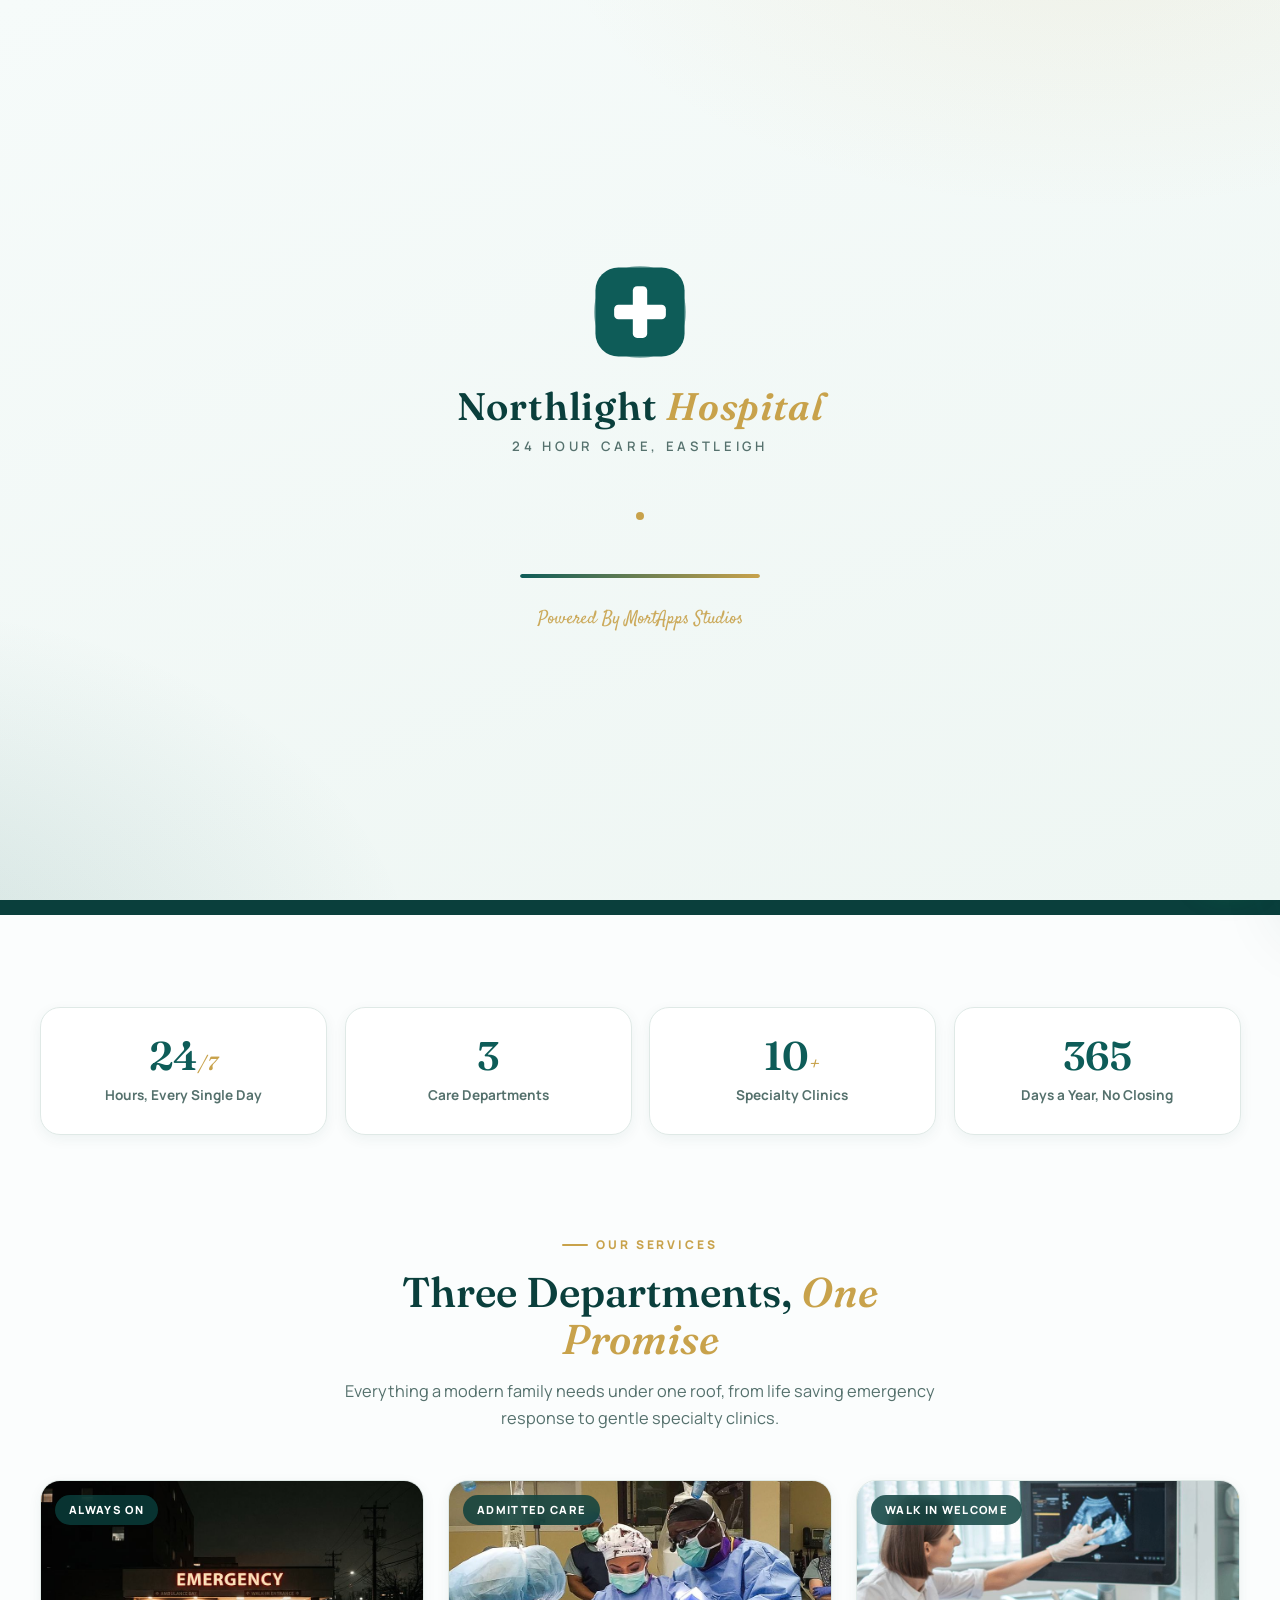
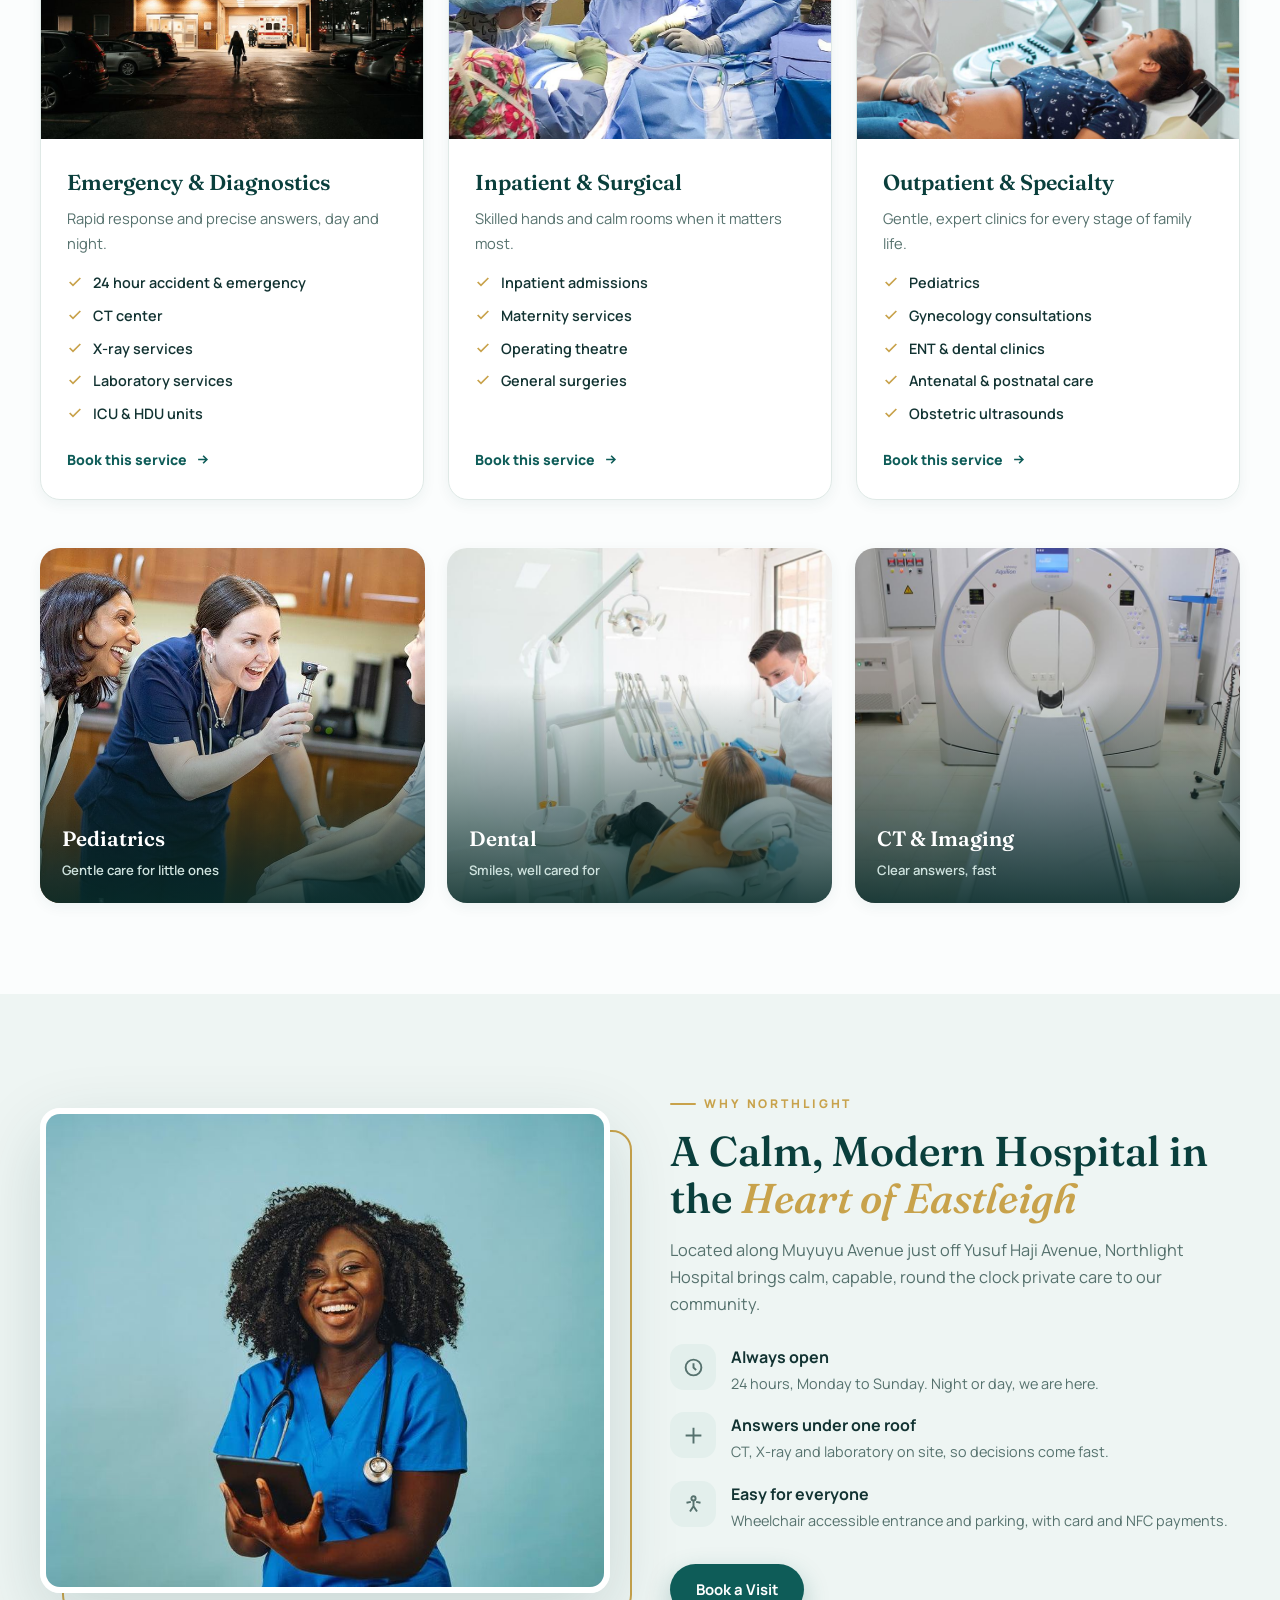
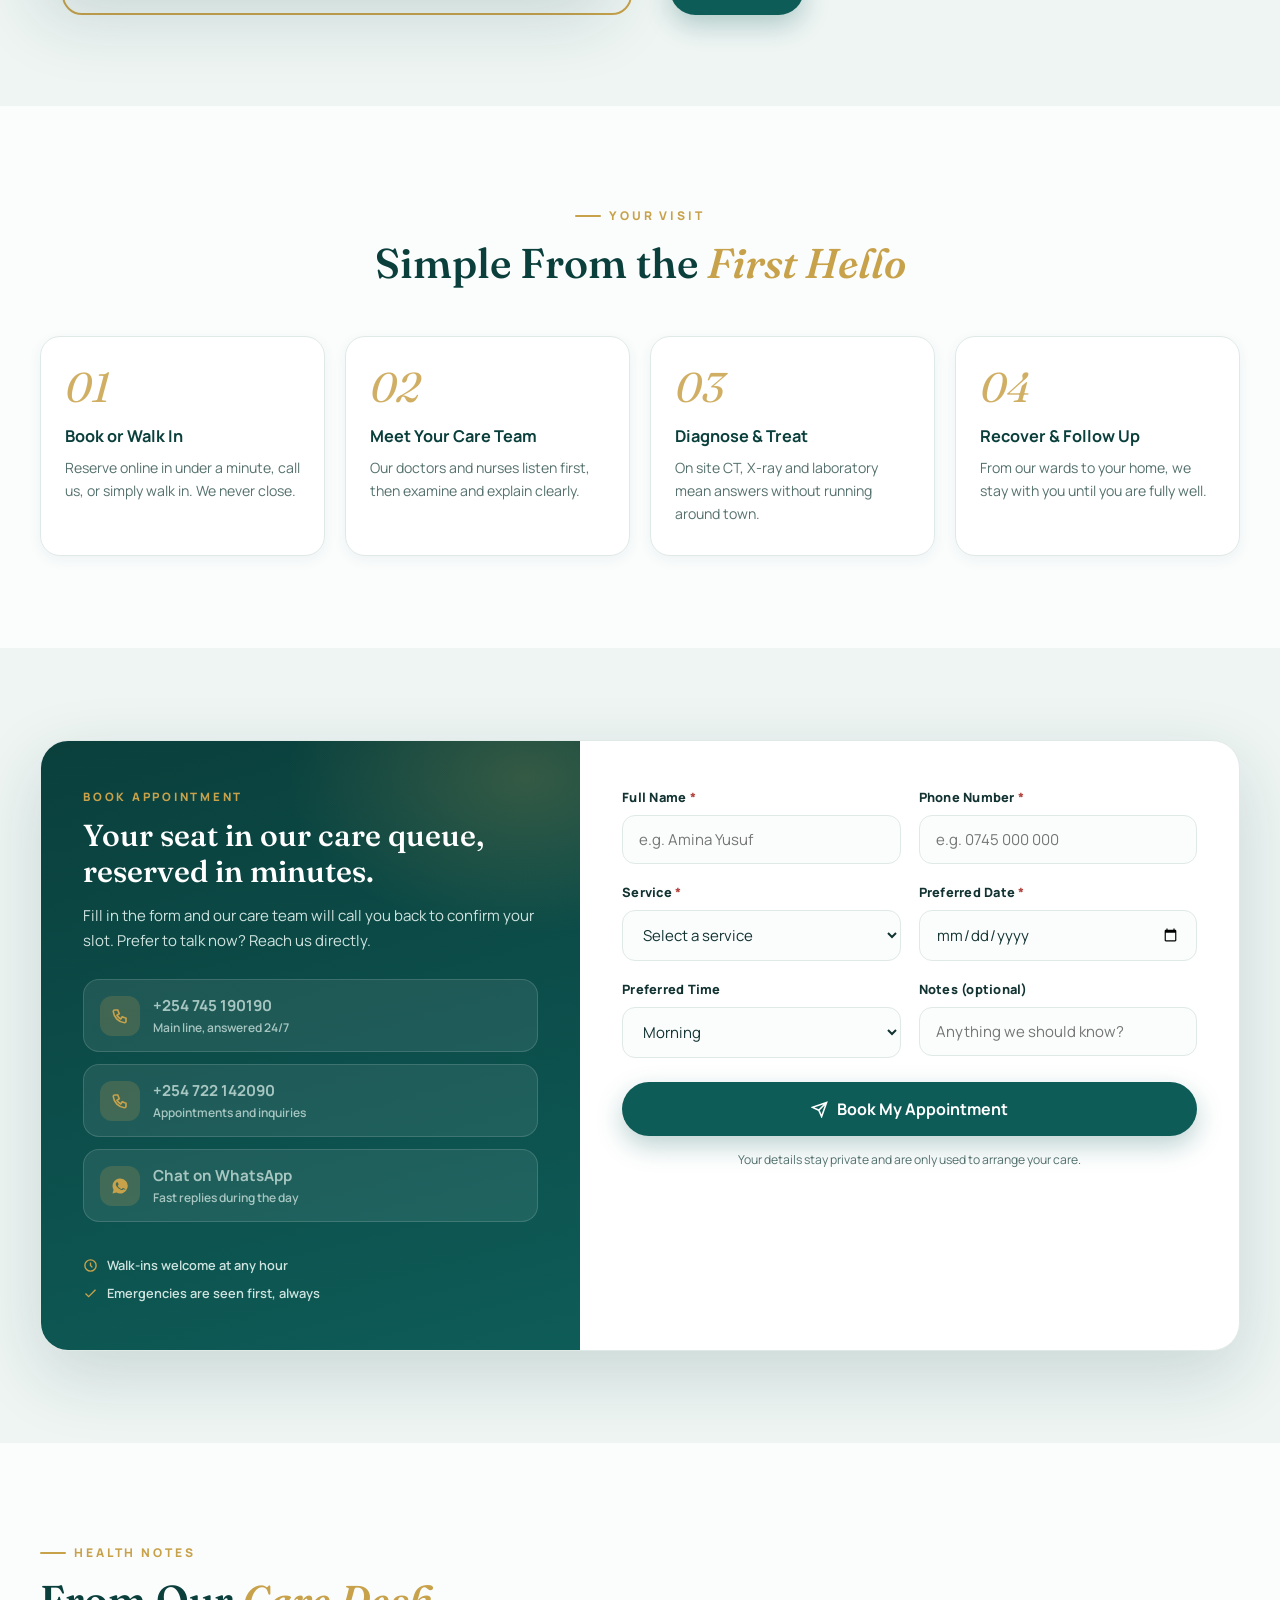
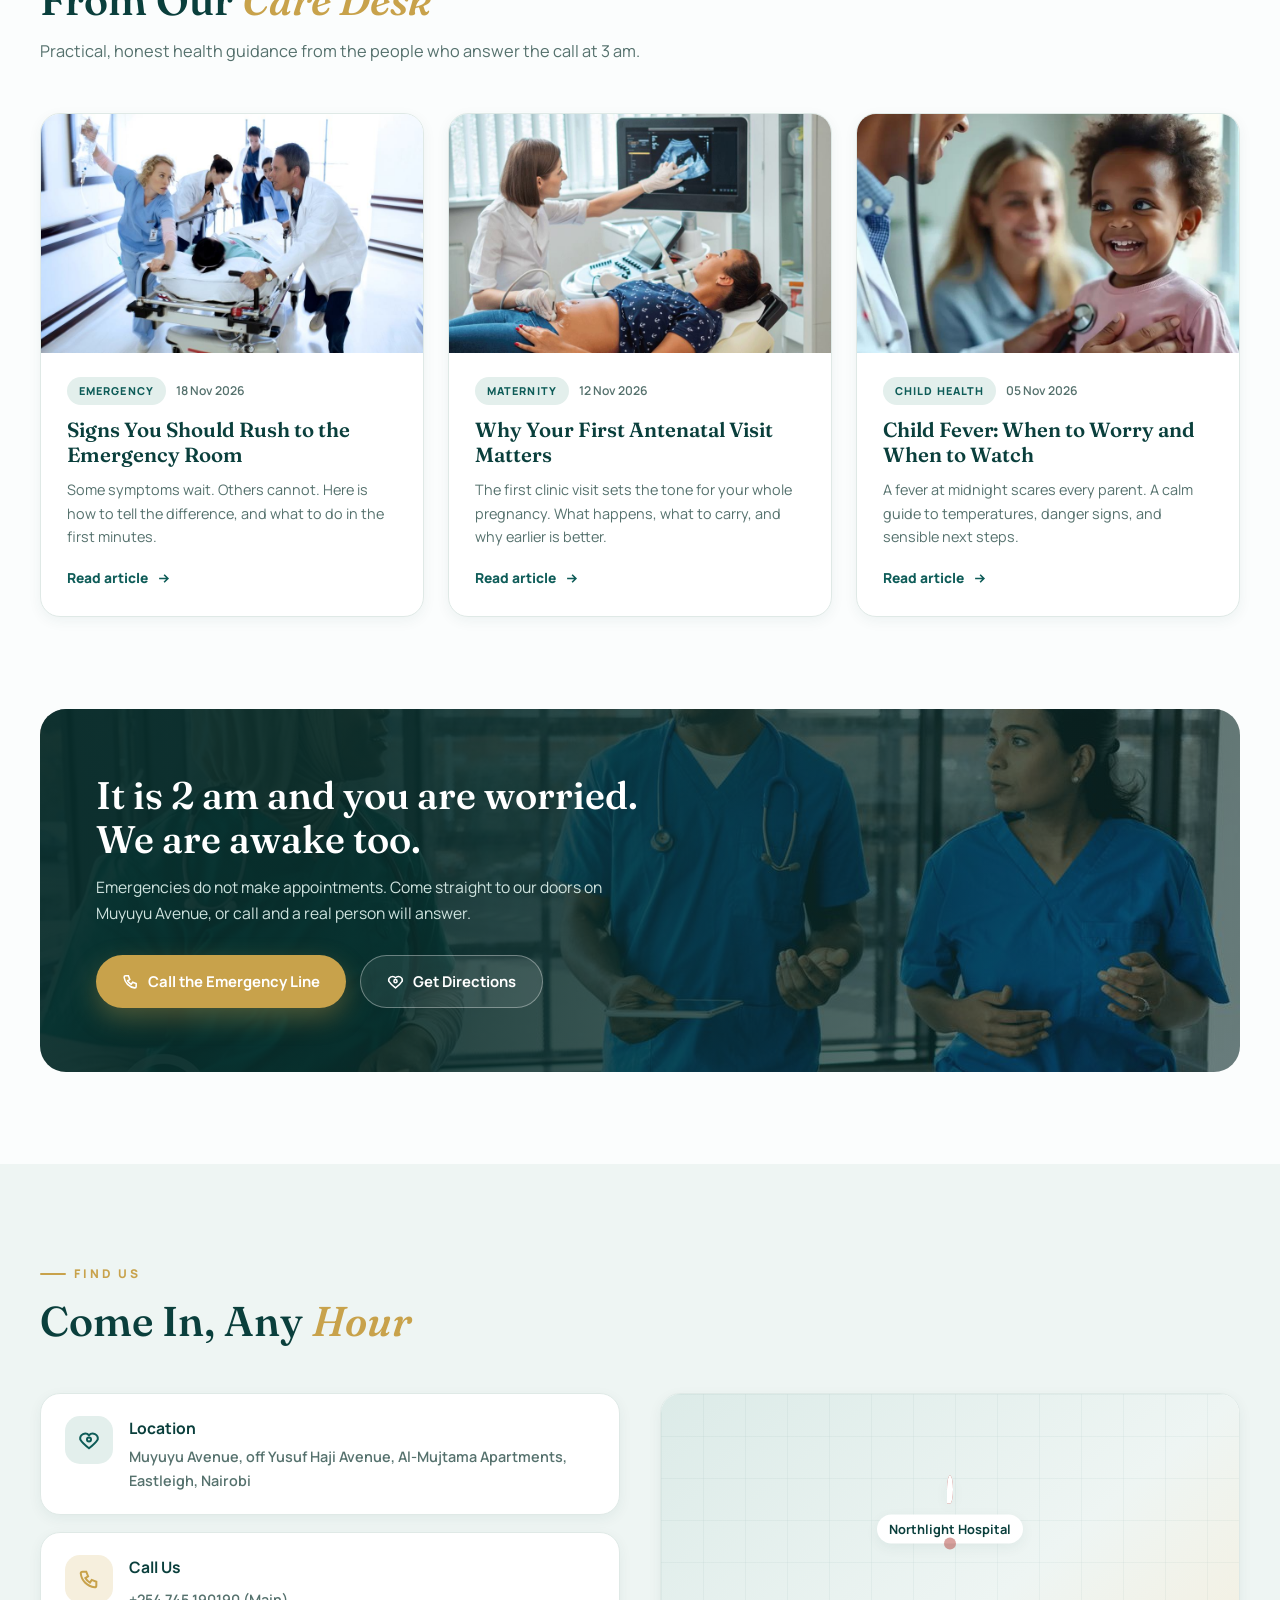
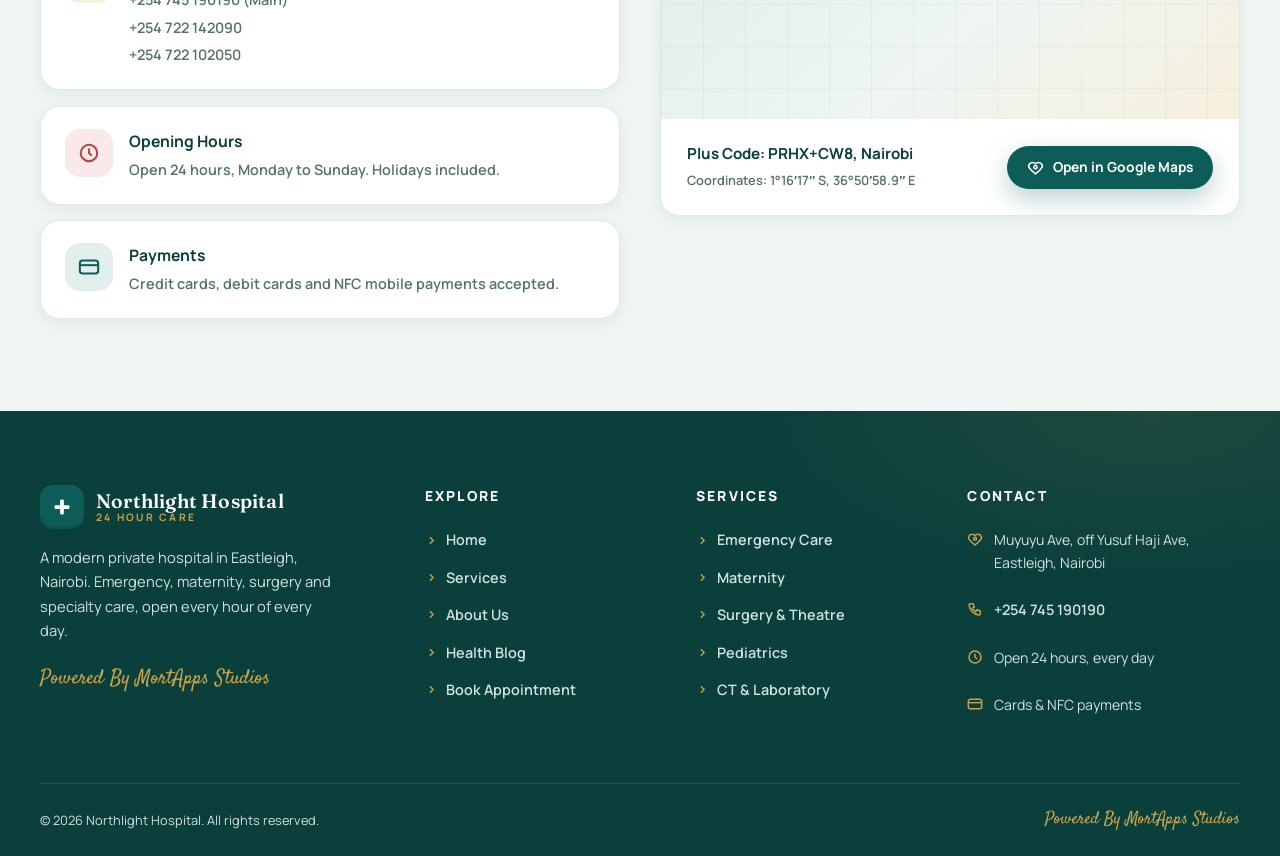
<file: index.html>
<!DOCTYPE html>
<html lang="en">
<head>
  <meta charset="UTF-8">
  <meta name="viewport" content="width=device-width, initial-scale=1.0">
  <title>Northlight Hospital | 24 Hour Private Hospital in Eastleigh, Nairobi</title>
  <meta name="description" content="Northlight Hospital is a 24 hour private hospital in Eastleigh, Nairobi. Emergency care, ICU and HDU, CT scans, X-ray, laboratory, maternity, theatre, pediatrics, gynecology, ENT and dental. Call +254 745 190190.">
  <link rel="icon" href="icons/favicon.ico" type="image/x-icon">
  <link rel="icon" href="icons/favicon-32x32.png" type="image/png" sizes="32x32">
  <link rel="icon" href="icons/favicon-192x192.png" type="image/png" sizes="192x192">
  <link rel="apple-touch-icon" href="icons/apple-touch-icon.png">
  <meta name="theme-color" content="#0a3f3c">

  <!-- Open Graph / Twitter -->
  <meta property="og:type" content="website">
  <meta property="og:site_name" content="Northlight Hospital">
  <meta property="og:title" content="Northlight Hospital | 24 Hour Private Hospital in Eastleigh, Nairobi">
  <meta property="og:description" content="Emergency care, ICU and HDU, CT scans, maternity, surgery, pediatrics and more. Open 24 hours, every day. Call +254 745 190190.">
  <meta property="og:image" content="icons/og-image.jpg">
  <meta name="twitter:card" content="summary_large_image">
  <meta name="twitter:title" content="Northlight Hospital | 24 Hour Private Hospital, Eastleigh">
  <meta name="twitter:description" content="Emergency care, ICU and HDU, CT scans, maternity, surgery, pediatrics. Open 24 hours. Call +254 745 190190.">
  <meta name="twitter:image" content="icons/og-image.jpg">

  <!-- Fonts -->
  <link rel="preconnect" href="https://fonts.googleapis.com">
  <link rel="preconnect" href="https://fonts.gstatic.com" crossorigin>
  <link href="https://fonts.googleapis.com/css2?family=Fraunces:ital,wght@0,400;0,550;0,600;1,500&family=Manrope:wght@400;600;700;800&family=Satisfy&display=swap" rel="stylesheet">

  <!-- Performance -->
  <link rel="preload" as="image" href="images/hero-doctor.jpg" fetchpriority="high">
  <link rel="stylesheet" href="css/styles.css?v=1.0.0">

  <!-- Structured data -->
  <script type="application/ld+json">
  {
    "@context": "https://schema.org",
    "@type": "Hospital",
    "name": "Northlight Hospital",
    "description": "24 hour private hospital in Eastleigh, Nairobi offering emergency care, ICU and HDU, CT scans, X-ray, laboratory, maternity, theatre, pediatrics, gynecology, ENT and dental services.",
    "image": "icons/og-image.jpg",
    "telephone": "+254745190190",
    "address": {
      "@type": "PostalAddress",
      "streetAddress": "Muyuyu Avenue, off Yusuf Haji Avenue, Al-Mujtama Apartments",
      "addressLocality": "Eastleigh, Nairobi",
      "addressCountry": "KE"
    },
    "geo": { "@type": "GeoCoordinates", "latitude": -1.271389, "longitude": 36.849694 },
    "openingHoursSpecification": [{
      "@type": "OpeningHoursSpecification",
      "dayOfWeek": ["Monday","Tuesday","Wednesday","Thursday","Friday","Saturday","Sunday"],
      "opens": "00:00", "closes": "23:59"
    }],
    "availableService": [
      { "@type": "MedicalProcedure", "name": "24 Hour Accident and Emergency" },
      { "@type": "MedicalProcedure", "name": "CT Scan" },
      { "@type": "MedicalProcedure", "name": "X-Ray" },
      { "@type": "MedicalProcedure", "name": "Laboratory Services" },
      { "@type": "MedicalProcedure", "name": "ICU and HDU" },
      { "@type": "MedicalProcedure", "name": "Maternity" },
      { "@type": "MedicalProcedure", "name": "Theatre and General Surgery" },
      { "@type": "MedicalProcedure", "name": "Pediatrics" },
      { "@type": "MedicalProcedure", "name": "Gynecology" },
      { "@type": "MedicalProcedure", "name": "ENT" },
      { "@type": "MedicalProcedure", "name": "Dental" },
      { "@type": "MedicalProcedure", "name": "Antenatal and Postnatal Care" },
      { "@type": "MedicalProcedure", "name": "Obstetric Ultrasound" }
    ]
  }
  </script>
</head>
<body data-page="home">

  <!-- ===================== LOADER ===================== -->
  <div id="loader" role="status" aria-label="Loading Northlight Hospital">
    <div class="loader-mark">
      <svg viewBox="0 0 64 64" fill="none" aria-hidden="true">
        <rect x="1" y="1" width="62" height="62" rx="16" fill="#0e5c58"/>
        <rect x="27" y="14" width="10" height="36" rx="3" fill="#ffffff"/>
        <rect x="14" y="27" width="36" height="10" rx="3" fill="#ffffff"/>
        <circle cx="32" cy="8" r="0" fill="#c8a24b"/>
      </svg>
    </div>
    <div class="loader-name">Northlight <em>Hospital</em></div>
    <div class="loader-sub">24 Hour Care, Eastleigh</div>
    <svg class="loader-ecg" viewBox="0 0 260 60" aria-hidden="true">
      <path d="M0 32 H58 L70 22 L82 42 L92 32 H130 L142 20 L156 44 L166 32 H204 L216 24 L228 40 L238 32 H260"/>
      <circle cx="130" cy="32" r="4"/>
    </svg>
    <div class="loader-track"><div class="loader-fill"></div></div>
    <div class="loader-powered">Powered By MortApps Studios</div>
  </div>

  <!-- ===================== HEADER ===================== -->
  <header class="site-header">
    <div class="container header-inner">
      <a href="index.html" class="brand" aria-label="Northlight Hospital home">
        <span class="brand-mark">
          <svg viewBox="0 0 64 64" fill="none" aria-hidden="true">
            <rect x="27" y="12" width="10" height="40" rx="3" fill="#ffffff"/>
            <rect x="12" y="27" width="40" height="10" rx="3" fill="#ffffff"/>
          </svg>
        </span>
        <span class="brand-text">
          <span class="brand-name">Northlight Hospital</span>
          <span class="brand-tag">24 Hour Care</span>
        </span>
      </a>
      <nav class="nav-desktop" aria-label="Main navigation">
        <a href="index.html" class="nav-link active">Home</a>
        <a href="#services" class="nav-link">Services</a>
        <a href="#about" class="nav-link">About</a>
        <a href="blog.html" class="nav-link">Blog</a>
        <a href="#contact" class="nav-link">Contact</a>
      </nav>
      <div class="nav-actions">
        <a href="#book" class="btn btn-primary btn-sm btn-booking">
          <svg viewBox="0 0 24 24" fill="none" stroke="currentColor" stroke-width="2.2" aria-hidden="true"><rect x="3" y="4" width="18" height="18" rx="4"/><path d="M8 2v4M16 2v4M3 10h18M9 15l2 2 4-4"/></svg>
          Book Appointment
        </a>
        <button class="nav-toggle" id="nav-toggle" aria-label="Open menu">
          <svg viewBox="0 0 24 24" fill="none" stroke="currentColor" stroke-width="2.2" aria-hidden="true"><path d="M3 6h18M3 12h18M3 18h12"/></svg>
        </button>
      </div>
    </div>
  </header>

  <!-- Mobile drawer -->
  <div class="drawer-overlay" id="drawer-overlay"></div>
  <aside class="m-drawer" id="m-drawer" aria-label="Mobile menu">
    <div class="m-drawer-head">
      <span class="brand-name" style="font-family:var(--font-display);color:var(--primary-deep)">Northlight Hospital</span>
      <button class="m-drawer-close" id="m-drawer-close" aria-label="Close menu">
        <svg viewBox="0 0 24 24" fill="none" stroke="currentColor" stroke-width="2.4" aria-hidden="true"><path d="M6 6l12 12M18 6L6 18"/></svg>
      </button>
    </div>
    <nav class="m-links">
      <a href="index.html" class="active"><svg viewBox="0 0 24 24" fill="none" stroke="currentColor" stroke-width="2" aria-hidden="true"><path d="M3 10.5 12 3l9 7.5V21h-6v-6H9v6H3z"/></svg> Home</a>
      <a href="index.html#services"><svg viewBox="0 0 24 24" fill="none" stroke="currentColor" stroke-width="2" aria-hidden="true"><path d="M12 4v16M4 12h16"/></svg> Services</a>
      <a href="index.html#about"><svg viewBox="0 0 24 24" fill="none" stroke="currentColor" stroke-width="2" aria-hidden="true"><circle cx="12" cy="12" r="9"/><path d="M12 8h.01M11 12h1v5h1"/></svg> About Us</a>
      <a href="blog.html"><svg viewBox="0 0 24 24" fill="none" stroke="currentColor" stroke-width="2" aria-hidden="true"><path d="M4 4h13l3 3v13H4zM8 4v5h7V4M8 20v-6h8v6"/></svg> Blog</a>
      <a href="index.html#contact"><svg viewBox="0 0 24 24" fill="none" stroke="currentColor" stroke-width="2" aria-hidden="true"><path d="M5 4h4l2 5-3 2a13 13 0 0 0 5 5l2-3 5 2v4a2 2 0 0 1-2 2A17 17 0 0 1 3 6a2 2 0 0 1 2-2z"/></svg> Contact</a>
    </nav>
    <div class="m-drawer-cta">
      <a href="index.html#book" class="btn btn-primary">Book Appointment</a>
      <a href="tel:+254745190190" class="btn btn-ghost">
        <svg viewBox="0 0 24 24" fill="none" stroke="currentColor" stroke-width="2.2" aria-hidden="true"><path d="M5 4h4l2 5-3 2a13 13 0 0 0 5 5l2-3 5 2v4a2 2 0 0 1-2 2A17 17 0 0 1 3 6a2 2 0 0 1 2-2z"/></svg>
        +254 745 190190
      </a>
      <div class="m-drawer-powered">Powered By MortApps Studios</div>
    </div>
  </aside>

  <main id="site">

    <!-- ===================== HERO ===================== -->
    <section class="hero">
      <div class="container hero-grid">
        <div class="hero-copy">
          <span class="hero-eyebrow"><span class="pulse-dot" aria-hidden="true"></span> Open Now, 24 Hours Every Day</span>
          <h1 class="hero-title">Care That Never <em>Sleeps</em></h1>
          <p class="hero-sub">Northlight Hospital is a modern 24 hour private hospital in the heart of Eastleigh, Nairobi. From emergencies at midnight to maternity at dawn, our doors and our people are always ready.</p>
          <div class="hero-ctas">
            <a href="#book" class="btn btn-primary">
              <svg viewBox="0 0 24 24" fill="none" stroke="currentColor" stroke-width="2.2" aria-hidden="true"><rect x="3" y="4" width="18" height="18" rx="4"/><path d="M8 2v4M16 2v4M3 10h18M9 15l2 2 4-4"/></svg>
              Book Appointment
            </a>
            <a href="tel:+254745190190" class="btn btn-ghost">
              <svg viewBox="0 0 24 24" fill="none" stroke="currentColor" stroke-width="2.2" aria-hidden="true"><path d="M5 4h4l2 5-3 2a13 13 0 0 0 5 5l2-3 5 2v4a2 2 0 0 1-2 2A17 17 0 0 1 3 6a2 2 0 0 1 2-2z"/></svg>
              Call 745 190190
            </a>
          </div>
          <div class="hero-chips">
            <span class="chip"><svg viewBox="0 0 24 24" fill="none" stroke="currentColor" stroke-width="2.2" aria-hidden="true"><path d="M13 2 4 14h6l-1 8 9-12h-6z"/></svg> 24/7 Emergency</span>
            <span class="chip"><svg viewBox="0 0 24 24" fill="none" stroke="currentColor" stroke-width="2.2" aria-hidden="true"><path d="M3 12h4l2-6 4 12 2-6h6"/></svg> ICU &amp; HDU</span>
            <span class="chip"><svg viewBox="0 0 24 24" fill="none" stroke="currentColor" stroke-width="2.2" aria-hidden="true"><circle cx="12" cy="12" r="9"/><path d="M12 7v5l3 3"/></svg> CT On Site</span>
            <span class="chip"><svg viewBox="0 0 24 24" fill="none" stroke="currentColor" stroke-width="2.2" aria-hidden="true"><rect x="2" y="5" width="20" height="14" rx="3"/><path d="M2 10h20"/></svg> Cards &amp; NFC</span>
          </div>
        </div>
        <div class="hero-visual">
          <img class="hero-photo" src="images/hero-doctor.jpg" alt="Northlight Hospital doctor with the care team" width="1400" height="953" fetchpriority="high">
          <div class="hero-badge one">
            <span class="hb-icon red"><svg viewBox="0 0 24 24" fill="none" stroke="currentColor" stroke-width="2.2" aria-hidden="true"><path d="M13 2 4 14h6l-1 8 9-12h-6z"/></svg></span>
            <span class="hb-text"><b>Emergency Response</b><span>Accident &amp; emergency, 24/7</span></span>
          </div>
          <div class="hero-badge two">
            <span class="hb-icon gold"><svg viewBox="0 0 24 24" fill="none" stroke="currentColor" stroke-width="2.2" aria-hidden="true"><path d="M12 21s-7-4.6-9.5-9A5.6 5.6 0 0 1 12 6.2 5.6 5.6 0 0 1 21.5 12C19 16.4 12 21 12 21z"/></svg></span>
            <span class="hb-text"><b>Maternity &amp; Ultrasound</b><span>Antenatal to postnatal care</span></span>
          </div>
        </div>
      </div>
    </section>

    <!-- ===================== TRUST STRIP ===================== -->
    <div class="trust-strip" aria-hidden="true">
      <div class="trust-track">
        <div class="trust-row">
          <span class="trust-item"><svg viewBox="0 0 24 24" fill="none" stroke="currentColor" stroke-width="2.2"><path d="M20 6 9 17l-5-5"/></svg> Open 24 Hours, Every Day</span>
          <span class="trust-item"><svg viewBox="0 0 24 24" fill="none" stroke="currentColor" stroke-width="2.2"><path d="M20 6 9 17l-5-5"/></svg> ICU &amp; HDU On Site</span>
          <span class="trust-item"><svg viewBox="0 0 24 24" fill="none" stroke="currentColor" stroke-width="2.2"><path d="M20 6 9 17l-5-5"/></svg> CT, X-Ray &amp; Laboratory</span>
          <span class="trust-item"><svg viewBox="0 0 24 24" fill="none" stroke="currentColor" stroke-width="2.2"><path d="M20 6 9 17l-5-5"/></svg> Wheelchair Accessible</span>
          <span class="trust-item"><svg viewBox="0 0 24 24" fill="none" stroke="currentColor" stroke-width="2.2"><path d="M20 6 9 17l-5-5"/></svg> Cards, Debit &amp; NFC Payments</span>
          <span class="trust-item"><svg viewBox="0 0 24 24" fill="none" stroke="currentColor" stroke-width="2.2"><path d="M20 6 9 17l-5-5"/></svg> Maternity &amp; Theatre</span>
        </div>
        <div class="trust-row" aria-hidden="true">
          <span class="trust-item"><svg viewBox="0 0 24 24" fill="none" stroke="currentColor" stroke-width="2.2"><path d="M20 6 9 17l-5-5"/></svg> Open 24 Hours, Every Day</span>
          <span class="trust-item"><svg viewBox="0 0 24 24" fill="none" stroke="currentColor" stroke-width="2.2"><path d="M20 6 9 17l-5-5"/></svg> ICU &amp; HDU On Site</span>
          <span class="trust-item"><svg viewBox="0 0 24 24" fill="none" stroke="currentColor" stroke-width="2.2"><path d="M20 6 9 17l-5-5"/></svg> CT, X-Ray &amp; Laboratory</span>
          <span class="trust-item"><svg viewBox="0 0 24 24" fill="none" stroke="currentColor" stroke-width="2.2"><path d="M20 6 9 17l-5-5"/></svg> Wheelchair Accessible</span>
          <span class="trust-item"><svg viewBox="0 0 24 24" fill="none" stroke="currentColor" stroke-width="2.2"><path d="M20 6 9 17l-5-5"/></svg> Cards, Debit &amp; NFC Payments</span>
          <span class="trust-item"><svg viewBox="0 0 24 24" fill="none" stroke="currentColor" stroke-width="2.2"><path d="M20 6 9 17l-5-5"/></svg> Maternity &amp; Theatre</span>
        </div>
      </div>
    </div>

    <!-- ===================== STATS ===================== -->
    <section class="section" style="padding-bottom:0">
      <div class="container stats-band">
        <div class="stat-card reveal">
          <div class="stat-num"><span data-count="24">0</span><span class="unit">/7</span></div>
          <div class="stat-label">Hours, Every Single Day</div>
        </div>
        <div class="stat-card reveal" data-delay="1">
          <div class="stat-num"><span data-count="3">0</span></div>
          <div class="stat-label">Care Departments</div>
        </div>
        <div class="stat-card reveal" data-delay="2">
          <div class="stat-num"><span data-count="10">0</span><span class="unit">+</span></div>
          <div class="stat-label">Specialty Clinics</div>
        </div>
        <div class="stat-card reveal" data-delay="3">
          <div class="stat-num"><span data-count="365">0</span></div>
          <div class="stat-label">Days a Year, No Closing</div>
        </div>
      </div>
    </section>

    <!-- ===================== SERVICES ===================== -->
    <section class="section" id="services">
      <div class="container">
        <div class="section-head center reveal">
          <div class="kicker" style="justify-content:center">Our Services</div>
          <h2 class="section-title">Three Departments, <em>One Promise</em></h2>
          <p class="section-sub">Everything a modern family needs under one roof, from life saving emergency response to gentle specialty clinics.</p>
        </div>

        <div class="services-grid">
          <article class="service-card reveal">
            <div class="service-media">
              <img src="images/service-emergency.jpg" alt="Northlight Hospital emergency entrance at night" width="900" height="675" loading="lazy">
              <span class="service-tag">Always On</span>
            </div>
            <div class="service-body">
              <h3 class="service-title">Emergency &amp; Diagnostics</h3>
              <p class="service-desc">Rapid response and precise answers, day and night.</p>
              <ul class="service-list">
                <li><svg viewBox="0 0 24 24" fill="none" stroke="currentColor" stroke-width="2.6"><path d="M20 6 9 17l-5-5"/></svg> 24 hour accident &amp; emergency</li>
                <li><svg viewBox="0 0 24 24" fill="none" stroke="currentColor" stroke-width="2.6"><path d="M20 6 9 17l-5-5"/></svg> CT center</li>
                <li><svg viewBox="0 0 24 24" fill="none" stroke="currentColor" stroke-width="2.6"><path d="M20 6 9 17l-5-5"/></svg> X-ray services</li>
                <li><svg viewBox="0 0 24 24" fill="none" stroke="currentColor" stroke-width="2.6"><path d="M20 6 9 17l-5-5"/></svg> Laboratory services</li>
                <li><svg viewBox="0 0 24 24" fill="none" stroke="currentColor" stroke-width="2.6"><path d="M20 6 9 17l-5-5"/></svg> ICU &amp; HDU units</li>
              </ul>
              <a href="#book" class="service-link" data-book="Emergency & Diagnostics">Book this service <svg viewBox="0 0 24 24" fill="none" stroke="currentColor" stroke-width="2.6"><path d="M5 12h14M13 6l6 6-6 6"/></svg></a>
            </div>
          </article>

          <article class="service-card reveal" data-delay="1">
            <div class="service-media">
              <img src="images/service-surgery.jpg" alt="Surgical team performing an operation at Northlight Hospital" width="900" height="675" loading="lazy">
              <span class="service-tag">Admitted Care</span>
            </div>
            <div class="service-body">
              <h3 class="service-title">Inpatient &amp; Surgical</h3>
              <p class="service-desc">Skilled hands and calm rooms when it matters most.</p>
              <ul class="service-list">
                <li><svg viewBox="0 0 24 24" fill="none" stroke="currentColor" stroke-width="2.6"><path d="M20 6 9 17l-5-5"/></svg> Inpatient admissions</li>
                <li><svg viewBox="0 0 24 24" fill="none" stroke="currentColor" stroke-width="2.6"><path d="M20 6 9 17l-5-5"/></svg> Maternity services</li>
                <li><svg viewBox="0 0 24 24" fill="none" stroke="currentColor" stroke-width="2.6"><path d="M20 6 9 17l-5-5"/></svg> Operating theatre</li>
                <li><svg viewBox="0 0 24 24" fill="none" stroke="currentColor" stroke-width="2.6"><path d="M20 6 9 17l-5-5"/></svg> General surgeries</li>
              </ul>
              <a href="#book" class="service-link" data-book="Inpatient & Surgical">Book this service <svg viewBox="0 0 24 24" fill="none" stroke="currentColor" stroke-width="2.6"><path d="M5 12h14M13 6l6 6-6 6"/></svg></a>
            </div>
          </article>

          <article class="service-card reveal" data-delay="2">
            <div class="service-media">
              <img src="images/service-outpatient.jpg" alt="Doctor performing an ultrasound scan at Northlight Hospital" width="900" height="675" loading="lazy">
              <span class="service-tag">Walk In Welcome</span>
            </div>
            <div class="service-body">
              <h3 class="service-title">Outpatient &amp; Specialty</h3>
              <p class="service-desc">Gentle, expert clinics for every stage of family life.</p>
              <ul class="service-list">
                <li><svg viewBox="0 0 24 24" fill="none" stroke="currentColor" stroke-width="2.6"><path d="M20 6 9 17l-5-5"/></svg> Pediatrics</li>
                <li><svg viewBox="0 0 24 24" fill="none" stroke="currentColor" stroke-width="2.6"><path d="M20 6 9 17l-5-5"/></svg> Gynecology consultations</li>
                <li><svg viewBox="0 0 24 24" fill="none" stroke="currentColor" stroke-width="2.6"><path d="M20 6 9 17l-5-5"/></svg> ENT &amp; dental clinics</li>
                <li><svg viewBox="0 0 24 24" fill="none" stroke="currentColor" stroke-width="2.6"><path d="M20 6 9 17l-5-5"/></svg> Antenatal &amp; postnatal care</li>
                <li><svg viewBox="0 0 24 24" fill="none" stroke="currentColor" stroke-width="2.6"><path d="M20 6 9 17l-5-5"/></svg> Obstetric ultrasounds</li>
              </ul>
              <a href="#book" class="service-link" data-book="Outpatient & Specialty">Book this service <svg viewBox="0 0 24 24" fill="none" stroke="currentColor" stroke-width="2.6"><path d="M5 12h14M13 6l6 6-6 6"/></svg></a>
            </div>
          </article>
        </div>

        <div class="tiles">
          <a class="tile reveal" href="#book" data-book="Pediatrics">
            <img src="images/tile-pediatrics.jpg" alt="Pediatrician examining a child" width="800" height="800" loading="lazy">
            <div class="tile-info"><b>Pediatrics</b><span>Gentle care for little ones</span></div>
          </a>
          <a class="tile reveal" href="#book" data-book="Dental" data-delay="1">
            <img src="images/tile-dental.jpg" alt="Modern dental clinic at Northlight Hospital" width="800" height="800" loading="lazy">
            <div class="tile-info"><b>Dental</b><span>Smiles, well cared for</span></div>
          </a>
          <a class="tile reveal" href="#book" data-book="CT Scan" data-delay="2">
            <img src="images/tile-diagnostics.jpg" alt="CT scanner at Northlight Hospital" width="800" height="800" loading="lazy">
            <div class="tile-info"><b>CT &amp; Imaging</b><span>Clear answers, fast</span></div>
          </a>
        </div>
      </div>
    </section>

    <!-- ===================== ABOUT ===================== -->
    <section class="section soft" id="about">
      <div class="container about-grid">
        <div class="about-media reveal">
          <img class="about-photo" src="images/about-nurse.jpg" alt="Northlight Hospital caregiver welcoming a patient" width="1000" height="666" loading="lazy">
          <span class="about-frame" aria-hidden="true"></span>
        </div>
        <div class="about-copy">
          <div class="section-head reveal" style="margin-bottom:0">
            <div class="kicker">Why Northlight</div>
            <h2 class="section-title">A Calm, Modern Hospital in the <em>Heart of Eastleigh</em></h2>
            <p class="section-sub">Located along Muyuyu Avenue just off Yusuf Haji Avenue, Northlight Hospital brings calm, capable, round the clock private care to our community.</p>
          </div>
          <div class="about-points">
            <div class="about-point reveal">
              <span class="ap-icon"><svg viewBox="0 0 24 24" fill="none" stroke="currentColor" stroke-width="2.2" aria-hidden="true"><circle cx="12" cy="12" r="9"/><path d="M12 7v5l3 3"/></svg></span>
              <div><b>Always open</b><span>24 hours, Monday to Sunday. Night or day, we are here.</span></div>
            </div>
            <div class="about-point reveal" data-delay="1">
              <span class="ap-icon"><svg viewBox="0 0 24 24" fill="none" stroke="currentColor" stroke-width="2.2" aria-hidden="true"><path d="M12 3v18M3 12h18"/></svg></span>
              <div><b>Answers under one roof</b><span>CT, X-ray and laboratory on site, so decisions come fast.</span></div>
            </div>
            <div class="about-point reveal" data-delay="2">
              <span class="ap-icon"><svg viewBox="0 0 24 24" fill="none" stroke="currentColor" stroke-width="2.2" aria-hidden="true"><circle cx="12" cy="5" r="2.4"/><path d="M12 8v6l4 6M12 14l-4 6M4 10l5-1M20 10l-5-1"/></svg></span>
              <div><b>Easy for everyone</b><span>Wheelchair accessible entrance and parking, with card and NFC payments.</span></div>
            </div>
          </div>
          <a href="#book" class="btn btn-primary reveal">Book a Visit</a>
        </div>
      </div>
    </section>

    <!-- ===================== JOURNEY ===================== -->
    <section class="section">
      <div class="container">
        <div class="section-head center reveal">
          <div class="kicker" style="justify-content:center">Your Visit</div>
          <h2 class="section-title">Simple From the <em>First Hello</em></h2>
        </div>
        <div class="journey-grid">
          <div class="journey-card reveal">
            <div class="journey-num">01</div>
            <b>Book or Walk In</b>
            <p>Reserve online in under a minute, call us, or simply walk in. We never close.</p>
          </div>
          <div class="journey-card reveal" data-delay="1">
            <div class="journey-num">02</div>
            <b>Meet Your Care Team</b>
            <p>Our doctors and nurses listen first, then examine and explain clearly.</p>
          </div>
          <div class="journey-card reveal" data-delay="2">
            <div class="journey-num">03</div>
            <b>Diagnose &amp; Treat</b>
            <p>On site CT, X-ray and laboratory mean answers without running around town.</p>
          </div>
          <div class="journey-card reveal" data-delay="3">
            <div class="journey-num">04</div>
            <b>Recover &amp; Follow Up</b>
            <p>From our wards to your home, we stay with you until you are fully well.</p>
          </div>
        </div>
      </div>
    </section>

    <!-- ===================== BOOKING ===================== -->
    <section class="section soft" id="book">
      <div class="container">
        <div class="booking-wrap reveal">
          <div class="booking-side">
            <div class="bs-kicker">Book Appointment</div>
            <h3>Your seat in our care queue, reserved in minutes.</h3>
            <p>Fill in the form and our care team will call you back to confirm your slot. Prefer to talk now? Reach us directly.</p>
            <div class="bs-phones">
              <a class="bs-phone" href="tel:+254745190190">
                <span class="bp-icon"><svg viewBox="0 0 24 24" fill="none" stroke="currentColor" stroke-width="2.2"><path d="M5 4h4l2 5-3 2a13 13 0 0 0 5 5l2-3 5 2v4a2 2 0 0 1-2 2A17 17 0 0 1 3 6a2 2 0 0 1 2-2z"/></svg></span>
                <span><b>+254 745 190190</b><span>Main line, answered 24/7</span></span>
              </a>
              <a class="bs-phone" href="tel:+254722142090">
                <span class="bp-icon"><svg viewBox="0 0 24 24" fill="none" stroke="currentColor" stroke-width="2.2"><path d="M5 4h4l2 5-3 2a13 13 0 0 0 5 5l2-3 5 2v4a2 2 0 0 1-2 2A17 17 0 0 1 3 6a2 2 0 0 1 2-2z"/></svg></span>
                <span><b>+254 722 142090</b><span>Appointments and inquiries</span></span>
              </a>
              <a class="bs-phone" href="https://wa.me/254745190190?text=Hello%20Northlight%20Hospital%2C%20I%20would%20like%20to%20book%20an%20appointment." target="_blank" rel="noopener">
                <span class="bp-icon"><svg viewBox="0 0 24 24" fill="currentColor"><path d="M12 2a10 10 0 0 0-8.6 15L2 22l5.2-1.4A10 10 0 1 0 12 2zm5.2 14.1c-.2.6-1.2 1.2-1.7 1.2-.5.1-1 .2-3.3-.7-2.8-1.1-4.6-4-4.7-4.2-.1-.2-1.1-1.5-1.1-2.9s.7-2 1-2.3c.2-.3.5-.3.7-.3h.5c.2 0 .4 0 .6.5l.9 2.1c.1.2.1.4 0 .6l-.4.6-.5.5c-.2.2-.3.4-.1.7.2.3.9 1.5 2 2.4 1.4 1.2 2.5 1.6 2.8 1.7.3.1.5.1.7-.1l1-1.2c.2-.3.4-.2.7-.1l2 1c.3.1.5.2.6.4.1.1.1.7-.1 1.3z"/></svg></span>
                <span><b>Chat on WhatsApp</b><span>Fast replies during the day</span></span>
              </a>
            </div>
            <div class="bs-note">
              <div><svg viewBox="0 0 24 24" fill="none" stroke="currentColor" stroke-width="2.2"><circle cx="12" cy="12" r="9"/><path d="M12 7v5l3 3"/></svg> Walk-ins welcome at any hour</div>
              <div><svg viewBox="0 0 24 24" fill="none" stroke="currentColor" stroke-width="2.2"><path d="M20 6 9 17l-5-5"/></svg> Emergencies are seen first, always</div>
            </div>
          </div>

          <div class="booking-main">
            <form id="booking-form" data-endpoint="" novalidate>
              <div class="form-grid">
                <div class="form-field">
                  <label for="bf-name">Full Name <i>*</i></label>
                  <input type="text" id="bf-name" name="Full Name" placeholder="e.g. Amina Yusuf" autocomplete="name">
                  <span class="field-err">Please enter your name</span>
                </div>
                <div class="form-field">
                  <label for="bf-phone">Phone Number <i>*</i></label>
                  <input type="tel" id="bf-phone" name="Phone" placeholder="e.g. 0745 000 000" autocomplete="tel">
                  <span class="field-err">Enter a valid phone number</span>
                </div>
                <div class="form-field">
                  <label for="bf-service">Service <i>*</i></label>
                  <select id="bf-service" name="Service">
                    <option value="">Select a service</option>
                    <option>General Consultation</option>
                    <option>Emergency &amp; Diagnostics</option>
                    <option>Inpatient &amp; Surgical</option>
                    <option>Outpatient &amp; Specialty</option>
                    <option>Pediatrics</option>
                    <option>Gynecology</option>
                    <option>ENT</option>
                    <option>Dental</option>
                    <option>Maternity</option>
                    <option>Antenatal / Postnatal Care</option>
                    <option>Obstetric Ultrasound</option>
                    <option>CT Scan</option>
                    <option>X-Ray</option>
                    <option>Laboratory Tests</option>
                  </select>
                  <span class="field-err">Please choose a service</span>
                </div>
                <div class="form-field">
                  <label for="bf-date">Preferred Date <i>*</i></label>
                  <input type="date" id="bf-date" name="Preferred Date">
                  <span class="field-err">Please pick a date</span>
                </div>
                <div class="form-field">
                  <label for="bf-time">Preferred Time</label>
                  <select id="bf-time" name="Preferred Time">
                    <option>Morning</option>
                    <option>Afternoon</option>
                    <option>Evening</option>
                    <option>Night</option>
                    <option>Any time</option>
                  </select>
                </div>
                <div class="form-field">
                  <label for="bf-notes">Notes (optional)</label>
                  <input type="text" id="bf-notes" name="Notes" placeholder="Anything we should know?">
                </div>
              </div>
              <button type="submit" class="btn btn-primary form-submit" id="booking-submit">
                <svg viewBox="0 0 24 24" fill="none" stroke="currentColor" stroke-width="2.2" aria-hidden="true"><path d="M22 2 11 13M22 2l-7 20-4-9-9-4z"/></svg>
                Book My Appointment
              </button>
              <p class="form-privacy">Your details stay private and are only used to arrange your care.</p>
            </form>

            <div class="booking-success" id="booking-success" role="status">
              <div class="bs-check">
                <svg viewBox="0 0 24 24" fill="none" stroke="currentColor" stroke-width="2.6" aria-hidden="true"><path d="M20 6 9 17l-5-5"/></svg>
              </div>
              <h4>Thank you, <span id="bs-name">friend</span>!</h4>
              <p>Your <b id="bs-service">appointment</b> request has been received for <span id="bs-slot">your preferred time</span>.</p>
              <p>Our care team will call <b id="bs-phone">you</b> shortly to confirm. If this is an emergency, please call us now or come straight in.</p>
              <div class="ref">Booking Ref: <span id="bs-ref">NH-000000</span></div>
              <div class="success-actions">
                <a id="bs-whatsapp" href="#" target="_blank" rel="noopener" class="btn btn-gold btn-sm">Confirm faster on WhatsApp</a>
                <a href="#" id="bs-again" class="btn btn-ghost btn-sm">Book another appointment</a>
              </div>
            </div>
          </div>
        </div>
      </div>
    </section>

    <!-- ===================== BLOG TEASER ===================== -->
    <section class="section" id="blog">
      <div class="container">
        <div class="section-head reveal">
          <div class="kicker">Health Notes</div>
          <h2 class="section-title">From Our <em>Care Desk</em></h2>
          <p class="section-sub">Practical, honest health guidance from the people who answer the call at 3 am.</p>
        </div>
        <div class="blog-grid">
          <a class="blog-card reveal" href="blog-er.html">
            <div class="blog-media"><img src="images/blog-er.jpg" alt="Medical team rushing a patient through a hospital corridor" width="900" height="562" loading="lazy"></div>
            <div class="blog-body">
              <div class="blog-meta"><span class="blog-cat">Emergency</span><span class="blog-date">18 Nov 2026</span></div>
              <h3>Signs You Should Rush to the Emergency Room</h3>
              <p>Some symptoms wait. Others cannot. Here is how to tell the difference, and what to do in the first minutes.</p>
              <span class="blog-more">Read article <svg viewBox="0 0 24 24" fill="none" stroke="currentColor" stroke-width="2.6"><path d="M5 12h14M13 6l6 6-6 6"/></svg></span>
            </div>
          </a>
          <a class="blog-card reveal" href="blog-antenatal.html" data-delay="1">
            <div class="blog-media"><img src="images/blog-antenatal.jpg" alt="Doctor explaining an ultrasound scan to a pregnant patient" width="900" height="562" loading="lazy"></div>
            <div class="blog-body">
              <div class="blog-meta"><span class="blog-cat">Maternity</span><span class="blog-date">12 Nov 2026</span></div>
              <h3>Why Your First Antenatal Visit Matters</h3>
              <p>The first clinic visit sets the tone for your whole pregnancy. What happens, what to carry, and why earlier is better.</p>
              <span class="blog-more">Read article <svg viewBox="0 0 24 24" fill="none" stroke="currentColor" stroke-width="2.6"><path d="M5 12h14M13 6l6 6-6 6"/></svg></span>
            </div>
          </a>
          <a class="blog-card reveal" href="blog-fever.html" data-delay="2">
            <div class="blog-media"><img src="images/blog-fever.jpg" alt="Doctor examining a happy child with a stethoscope" width="900" height="562" loading="lazy"></div>
            <div class="blog-body">
              <div class="blog-meta"><span class="blog-cat">Child Health</span><span class="blog-date">05 Nov 2026</span></div>
              <h3>Child Fever: When to Worry and When to Watch</h3>
              <p>A fever at midnight scares every parent. A calm guide to temperatures, danger signs, and sensible next steps.</p>
              <span class="blog-more">Read article <svg viewBox="0 0 24 24" fill="none" stroke="currentColor" stroke-width="2.6"><path d="M5 12h14M13 6l6 6-6 6"/></svg></span>
            </div>
          </a>
        </div>
      </div>
    </section>

    <!-- ===================== CTA BAND ===================== -->
    <section class="section" style="padding-top:0">
      <div class="container">
        <div class="cta-band reveal">
          <img class="bg" src="images/cta-team.jpg" alt="" aria-hidden="true" loading="lazy">
          <div class="cta-inner">
            <h3>It is 2 am and you are worried. We are awake too.</h3>
            <p>Emergencies do not make appointments. Come straight to our doors on Muyuyu Avenue, or call and a real person will answer.</p>
            <div class="hero-ctas">
              <a href="tel:+254745190190" class="btn btn-gold">
                <svg viewBox="0 0 24 24" fill="none" stroke="currentColor" stroke-width="2.2" aria-hidden="true"><path d="M5 4h4l2 5-3 2a13 13 0 0 0 5 5l2-3 5 2v4a2 2 0 0 1-2 2A17 17 0 0 1 3 6a2 2 0 0 1 2-2z"/></svg>
                Call the Emergency Line
              </a>
              <a href="https://www.google.com/maps/dir/?api=1&destination=-1.271389,36.849694" target="_blank" rel="noopener" class="btn btn-ghost" style="background:rgba(255,255,255,0.08);color:#fff;border-color:rgba(255,255,255,0.35);">
                <svg viewBox="0 0 24 24" fill="none" stroke="currentColor" stroke-width="2.2" aria-hidden="true"><path d="M12 21s-7-5.3-9.5-9.5A5.5 5.5 0 0 1 12 6.8a5.5 5.5 0 0 1 9.5 4.7C19 15.7 12 21 12 21z"/><circle cx="12" cy="11.5" r="2.2"/></svg>
                Get Directions
              </a>
            </div>
          </div>
        </div>
      </div>
    </section>

    <!-- ===================== CONTACT ===================== -->
    <section class="section soft" id="contact">
      <div class="container">
        <div class="section-head reveal">
          <div class="kicker">Find Us</div>
          <h2 class="section-title">Come In, Any <em>Hour</em></h2>
        </div>
        <div class="contact-grid">
          <div class="contact-cards">
            <div class="contact-card reveal">
              <span class="cc-icon"><svg viewBox="0 0 24 24" fill="none" stroke="currentColor" stroke-width="2.2" aria-hidden="true"><path d="M12 21s-7-5.3-9.5-9.5A5.5 5.5 0 0 1 12 6.8a5.5 5.5 0 0 1 9.5 4.7C19 15.7 12 21 12 21z"/><circle cx="12" cy="11.5" r="2.2"/></svg></span>
              <div>
                <b>Location</b>
                <p>Muyuyu Avenue, off Yusuf Haji Avenue, Al-Mujtama Apartments, Eastleigh, Nairobi</p>
              </div>
            </div>
            <div class="contact-card reveal" data-delay="1">
              <span class="cc-icon gold"><svg viewBox="0 0 24 24" fill="none" stroke="currentColor" stroke-width="2.2" aria-hidden="true"><path d="M5 4h4l2 5-3 2a13 13 0 0 0 5 5l2-3 5 2v4a2 2 0 0 1-2 2A17 17 0 0 1 3 6a2 2 0 0 1 2-2z"/></svg></span>
              <div class="phones">
                <b>Call Us</b>
                <a href="tel:+254745190190">+254 745 190190 (Main)</a>
                <a href="tel:+254722142090">+254 722 142090</a>
                <a href="tel:+254722102050">+254 722 102050</a>
              </div>
            </div>
            <div class="contact-card reveal" data-delay="2">
              <span class="cc-icon red"><svg viewBox="0 0 24 24" fill="none" stroke="currentColor" stroke-width="2.2" aria-hidden="true"><circle cx="12" cy="12" r="9"/><path d="M12 7v5l3 3"/></svg></span>
              <div>
                <b>Opening Hours</b>
                <p>Open 24 hours, Monday to Sunday. Holidays included.</p>
              </div>
            </div>
            <div class="contact-card reveal" data-delay="3">
              <span class="cc-icon"><svg viewBox="0 0 24 24" fill="none" stroke="currentColor" stroke-width="2.2" aria-hidden="true"><rect x="2" y="5" width="20" height="14" rx="3"/><path d="M2 10h20"/></svg></span>
              <div>
                <b>Payments</b>
                <p>Credit cards, debit cards and NFC mobile payments accepted.</p>
              </div>
            </div>
          </div>

          <div class="map-card reveal" data-delay="1">
            <div class="map-visual">
              <span class="mv-pattern" aria-hidden="true"></span>
              <div class="map-pin">
                <span class="pin-pulse" aria-hidden="true"></span>
                <span class="pin-dot" aria-hidden="true"></span>
                <b>Northlight Hospital</b>
              </div>
            </div>
            <div class="map-foot">
              <div>
                <b>Plus Code: PRHX+CW8, Nairobi</b>
                <span>Coordinates: 1&deg;16&prime;17&Prime; S, 36&deg;50&prime;58.9&Prime; E</span>
              </div>
              <a class="btn btn-primary btn-sm" href="https://www.google.com/maps/dir/?api=1&destination=-1.271389,36.849694" target="_blank" rel="noopener">
                <svg viewBox="0 0 24 24" fill="none" stroke="currentColor" stroke-width="2.2" aria-hidden="true"><path d="M12 21s-7-5.3-9.5-9.5A5.5 5.5 0 0 1 12 6.8a5.5 5.5 0 0 1 9.5 4.7C19 15.7 12 21 12 21z"/><circle cx="12" cy="11.5" r="2.2"/></svg>
                Open in Google Maps
              </a>
            </div>
          </div>
        </div>
      </div>
    </section>
  </main>

  <!-- ===================== FOOTER ===================== -->
  <footer class="site-footer">
    <div class="container">
      <div class="footer-grid">
        <div class="footer-brand">
          <a href="index.html" class="brand">
            <span class="brand-mark">
              <svg viewBox="0 0 64 64" fill="none" aria-hidden="true">
                <rect x="27" y="12" width="10" height="40" rx="3" fill="#ffffff"/>
                <rect x="12" y="27" width="40" height="10" rx="3" fill="#ffffff"/>
              </svg>
            </span>
            <span class="brand-text">
              <span class="brand-name">Northlight Hospital</span>
              <span class="brand-tag">24 Hour Care</span>
            </span>
          </a>
          <p>A modern private hospital in Eastleigh, Nairobi. Emergency, maternity, surgery and specialty care, open every hour of every day.</p>
          <span class="footer-powered">Powered By MortApps Studios</span>
        </div>
        <div class="footer-col">
          <h4>Explore</h4>
          <ul>
            <li><a href="index.html"><svg viewBox="0 0 24 24" fill="none" stroke="currentColor" stroke-width="2.6"><path d="M9 6l6 6-6 6"/></svg>Home</a></li>
            <li><a href="index.html#services"><svg viewBox="0 0 24 24" fill="none" stroke="currentColor" stroke-width="2.6"><path d="M9 6l6 6-6 6"/></svg>Services</a></li>
            <li><a href="index.html#about"><svg viewBox="0 0 24 24" fill="none" stroke="currentColor" stroke-width="2.6"><path d="M9 6l6 6-6 6"/></svg>About Us</a></li>
            <li><a href="blog.html"><svg viewBox="0 0 24 24" fill="none" stroke="currentColor" stroke-width="2.6"><path d="M9 6l6 6-6 6"/></svg>Health Blog</a></li>
            <li><a href="index.html#book"><svg viewBox="0 0 24 24" fill="none" stroke="currentColor" stroke-width="2.6"><path d="M9 6l6 6-6 6"/></svg>Book Appointment</a></li>
          </ul>
        </div>
        <div class="footer-col">
          <h4>Services</h4>
          <ul>
            <li><a href="index.html#services"><svg viewBox="0 0 24 24" fill="none" stroke="currentColor" stroke-width="2.6"><path d="M9 6l6 6-6 6"/></svg>Emergency Care</a></li>
            <li><a href="index.html#services"><svg viewBox="0 0 24 24" fill="none" stroke="currentColor" stroke-width="2.6"><path d="M9 6l6 6-6 6"/></svg>Maternity</a></li>
            <li><a href="index.html#services"><svg viewBox="0 0 24 24" fill="none" stroke="currentColor" stroke-width="2.6"><path d="M9 6l6 6-6 6"/></svg>Surgery &amp; Theatre</a></li>
            <li><a href="index.html#services"><svg viewBox="0 0 24 24" fill="none" stroke="currentColor" stroke-width="2.6"><path d="M9 6l6 6-6 6"/></svg>Pediatrics</a></li>
            <li><a href="index.html#services"><svg viewBox="0 0 24 24" fill="none" stroke="currentColor" stroke-width="2.6"><path d="M9 6l6 6-6 6"/></svg>CT &amp; Laboratory</a></li>
          </ul>
        </div>
        <div class="footer-col">
          <h4>Contact</h4>
          <ul class="footer-contact">
            <li><svg viewBox="0 0 24 24" fill="none" stroke="currentColor" stroke-width="2.2"><path d="M12 21s-7-5.3-9.5-9.5A5.5 5.5 0 0 1 12 6.8a5.5 5.5 0 0 1 9.5 4.7C19 15.7 12 21 12 21z"/><circle cx="12" cy="11.5" r="2.2"/></svg><span>Muyuyu Ave, off Yusuf Haji Ave, Eastleigh, Nairobi</span></li>
            <li><svg viewBox="0 0 24 24" fill="none" stroke="currentColor" stroke-width="2.2"><path d="M5 4h4l2 5-3 2a13 13 0 0 0 5 5l2-3 5 2v4a2 2 0 0 1-2 2A17 17 0 0 1 3 6a2 2 0 0 1 2-2z"/></svg><a href="tel:+254745190190">+254 745 190190</a></li>
            <li><svg viewBox="0 0 24 24" fill="none" stroke="currentColor" stroke-width="2.2"><circle cx="12" cy="12" r="9"/><path d="M12 7v5l3 3"/></svg><span>Open 24 hours, every day</span></li>
            <li><svg viewBox="0 0 24 24" fill="none" stroke="currentColor" stroke-width="2.2"><rect x="2" y="5" width="20" height="14" rx="3"/><path d="M2 10h20"/></svg><span>Cards &amp; NFC payments</span></li>
          </ul>
        </div>
      </div>
      <div class="footer-bottom">
        <div>&copy; <span id="year">2026</span> Northlight Hospital. All rights reserved.</div>
        <div class="powered">Powered By MortApps Studios</div>
      </div>
    </div>
  </footer>

  <!-- Floating WhatsApp -->
  <div class="wa-float">
    <a class="wa-btn" href="https://wa.me/254745190190?text=Hello%20Northlight%20Hospital%2C%20I%20need%20assistance." target="_blank" rel="noopener" aria-label="Chat with Northlight Hospital on WhatsApp">
      <svg viewBox="0 0 24 24" fill="currentColor" aria-hidden="true"><path d="M12 2a10 10 0 0 0-8.6 15L2 22l5.2-1.4A10 10 0 1 0 12 2zm5.2 14.1c-.2.6-1.2 1.2-1.7 1.2-.5.1-1 .2-3.3-.7-2.8-1.1-4.6-4-4.7-4.2-.1-.2-1.1-1.5-1.1-2.9s.7-2 1-2.3c.2-.3.5-.3.7-.3h.5c.2 0 .4 0 .6.5l.9 2.1c.1.2.1.4 0 .6l-.4.6-.5.5c-.2.2-.3.4-.1.7.2.3.9 1.5 2 2.4 1.4 1.2 2.5 1.6 2.8 1.7.3.1.5.1.7-.1l1-1.2c.2-.3.4-.2.7-.1l2 1c.3.1.5.2.6.4.1.1.1.7-.1 1.3z"/></svg>
    </a>
    <span class="wa-tip">Chat with us</span>
  </div>

  <script src="js/main.js?v=1.0.0" defer></script>
</body>
</html>
</file>
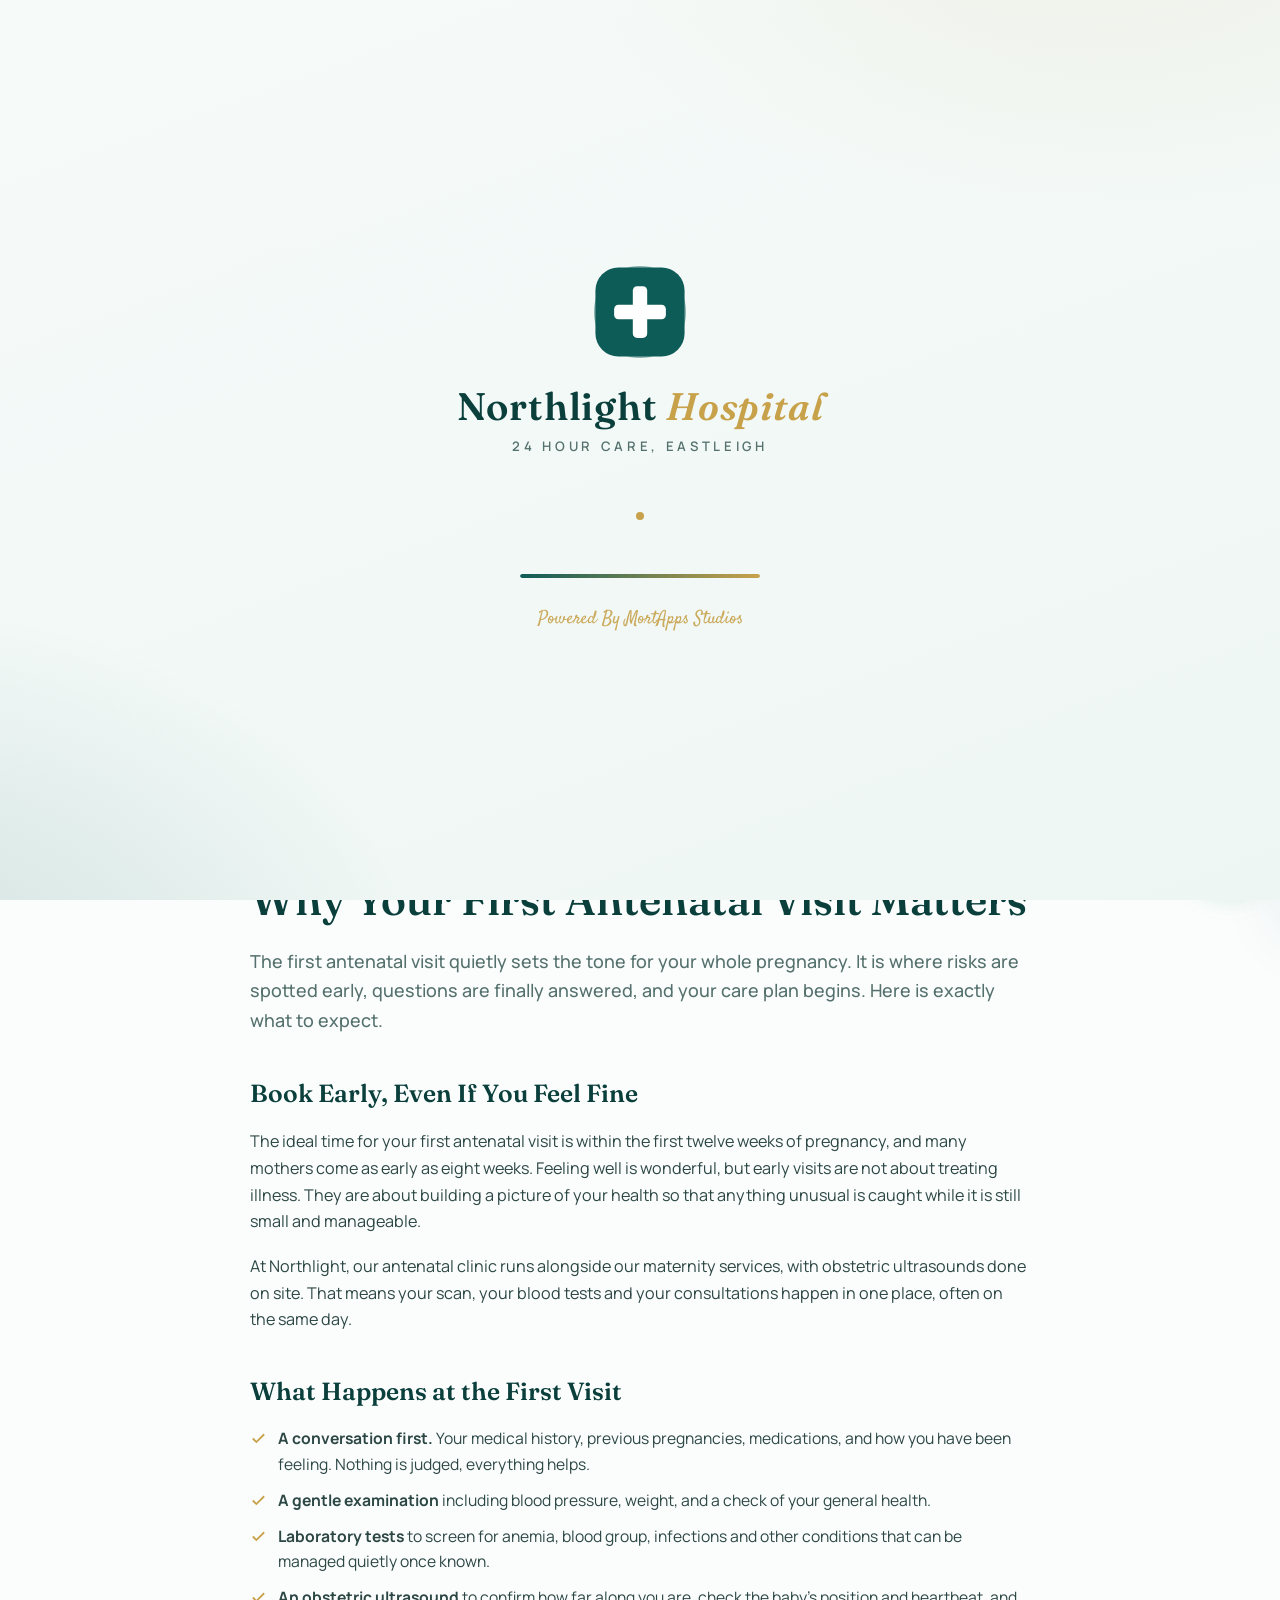
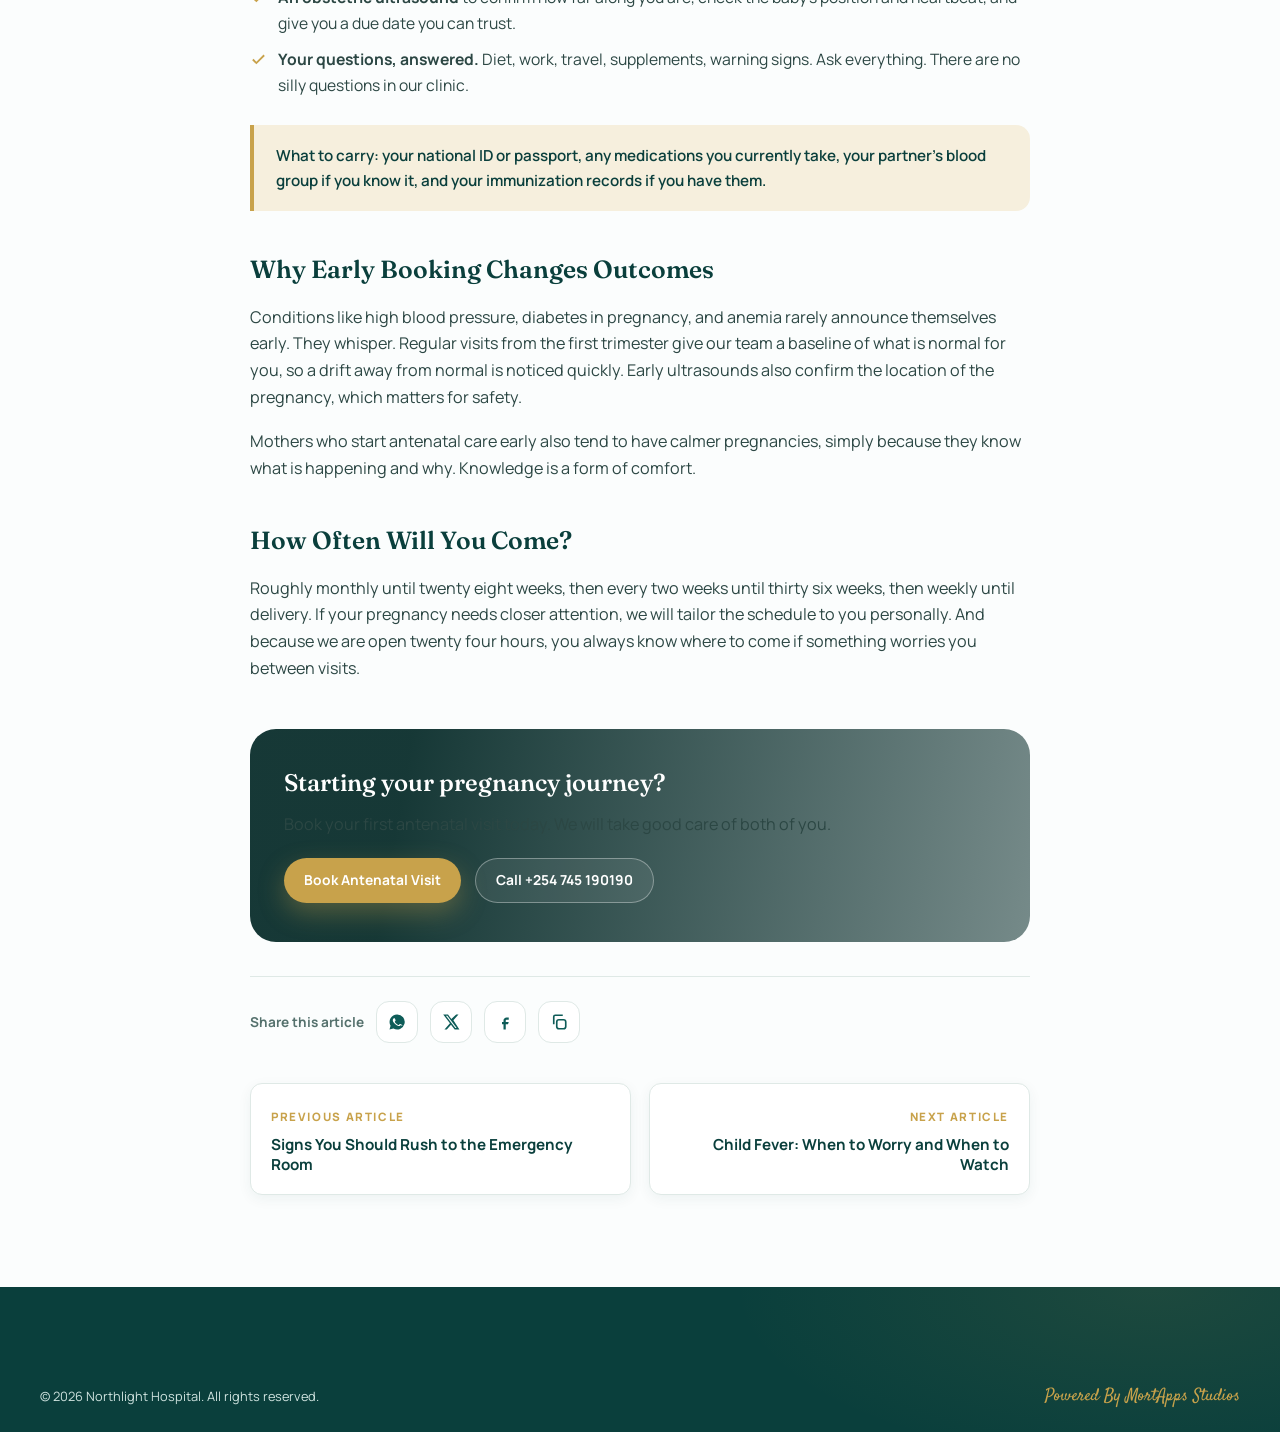
<file: blog-antenatal.html>
<!DOCTYPE html>
<html lang="en">
<head>
  <meta charset="UTF-8">
  <meta name="viewport" content="width=device-width, initial-scale=1.0">
  <title>Why Your First Antenatal Visit Matters | Northlight Hospital</title>
  <meta name="description" content="What happens at your first antenatal clinic visit, what to carry, and why booking early gives your baby the best start. Maternity care at Northlight Hospital, Eastleigh Nairobi.">
  <link rel="icon" href="icons/favicon.ico" type="image/x-icon">
  <link rel="icon" href="icons/favicon-32x32.png" type="image/png" sizes="32x32">
  <link rel="icon" href="icons/favicon-192x192.png" type="image/png" sizes="192x192">
  <link rel="apple-touch-icon" href="icons/apple-touch-icon.png">
  <meta name="theme-color" content="#0a3f3c">
  <meta property="og:type" content="article">
  <meta property="og:site_name" content="Northlight Hospital">
  <meta property="og:title" content="Why Your First Antenatal Visit Matters">
  <meta property="og:description" content="What happens at your first antenatal visit, what to carry, and why earlier is better. From the Northlight maternity team.">
  <meta property="og:image" content="icons/og-image.jpg">
  <meta name="twitter:card" content="summary_large_image">
  <link rel="preconnect" href="https://fonts.googleapis.com">
  <link rel="preconnect" href="https://fonts.gstatic.com" crossorigin>
  <link href="https://fonts.googleapis.com/css2?family=Fraunces:ital,wght@0,400;0,550;0,600;1,500&family=Manrope:wght@400;600;700;800&family=Satisfy&display=swap" rel="stylesheet">
  <link rel="stylesheet" href="css/styles.css?v=1.0.0">
</head>
<body data-page="blog">

  <div id="loader" role="status" aria-label="Loading">
    <div class="loader-mark">
      <svg viewBox="0 0 64 64" fill="none" aria-hidden="true">
        <rect x="1" y="1" width="62" height="62" rx="16" fill="#0e5c58"/>
        <rect x="27" y="14" width="10" height="36" rx="3" fill="#ffffff"/>
        <rect x="14" y="27" width="36" height="10" rx="3" fill="#ffffff"/>
      </svg>
    </div>
    <div class="loader-name">Northlight <em>Hospital</em></div>
    <div class="loader-sub">24 Hour Care, Eastleigh</div>
    <svg class="loader-ecg" viewBox="0 0 260 60" aria-hidden="true">
      <path d="M0 32 H58 L70 22 L82 42 L92 32 H130 L142 20 L156 44 L166 32 H204 L216 24 L228 40 L238 32 H260"/>
      <circle cx="130" cy="32" r="4"/>
    </svg>
    <div class="loader-track"><div class="loader-fill"></div></div>
    <div class="loader-powered">Powered By MortApps Studios</div>
  </div>

  <header class="site-header">
    <div class="container header-inner">
      <a href="index.html" class="brand" aria-label="Northlight Hospital home">
        <span class="brand-mark">
          <svg viewBox="0 0 64 64" fill="none" aria-hidden="true">
            <rect x="27" y="12" width="10" height="40" rx="3" fill="#ffffff"/>
            <rect x="12" y="27" width="40" height="10" rx="3" fill="#ffffff"/>
          </svg>
        </span>
        <span class="brand-text">
          <span class="brand-name">Northlight Hospital</span>
          <span class="brand-tag">24 Hour Care</span>
        </span>
      </a>
      <nav class="nav-desktop" aria-label="Main navigation">
        <a href="index.html" class="nav-link">Home</a>
        <a href="index.html#services" class="nav-link">Services</a>
        <a href="index.html#about" class="nav-link">About</a>
        <a href="blog.html" class="nav-link active">Blog</a>
        <a href="index.html#contact" class="nav-link">Contact</a>
      </nav>
      <div class="nav-actions">
        <a href="index.html#book" class="btn btn-primary btn-sm btn-booking">
          <svg viewBox="0 0 24 24" fill="none" stroke="currentColor" stroke-width="2.2" aria-hidden="true"><rect x="3" y="4" width="18" height="18" rx="4"/><path d="M8 2v4M16 2v4M3 10h18M9 15l2 2 4-4"/></svg>
          Book Appointment
        </a>
        <button class="nav-toggle" id="nav-toggle" aria-label="Open menu">
          <svg viewBox="0 0 24 24" fill="none" stroke="currentColor" stroke-width="2.2" aria-hidden="true"><path d="M3 6h18M3 12h18M3 18h12"/></svg>
        </button>
      </div>
    </div>
  </header>

  <div class="drawer-overlay" id="drawer-overlay"></div>
  <aside class="m-drawer" id="m-drawer" aria-label="Mobile menu">
    <div class="m-drawer-head">
      <span class="brand-name" style="font-family:var(--font-display);color:var(--primary-deep)">Northlight Hospital</span>
      <button class="m-drawer-close" id="m-drawer-close" aria-label="Close menu">
        <svg viewBox="0 0 24 24" fill="none" stroke="currentColor" stroke-width="2.4" aria-hidden="true"><path d="M6 6l12 12M18 6L6 18"/></svg>
      </button>
    </div>
    <nav class="m-links">
      <a href="index.html"><svg viewBox="0 0 24 24" fill="none" stroke="currentColor" stroke-width="2" aria-hidden="true"><path d="M3 10.5 12 3l9 7.5V21h-6v-6H9v6H3z"/></svg> Home</a>
      <a href="index.html#services"><svg viewBox="0 0 24 24" fill="none" stroke="currentColor" stroke-width="2" aria-hidden="true"><path d="M12 4v16M4 12h16"/></svg> Services</a>
      <a href="index.html#about"><svg viewBox="0 0 24 24" fill="none" stroke="currentColor" stroke-width="2" aria-hidden="true"><circle cx="12" cy="12" r="9"/><path d="M12 8h.01M11 12h1v5h1"/></svg> About Us</a>
      <a href="blog.html" class="active"><svg viewBox="0 0 24 24" fill="none" stroke="currentColor" stroke-width="2" aria-hidden="true"><path d="M4 4h13l3 3v13H4zM8 4v5h7V4M8 20v-6h8v6"/></svg> Blog</a>
      <a href="index.html#contact"><svg viewBox="0 0 24 24" fill="none" stroke="currentColor" stroke-width="2" aria-hidden="true"><path d="M5 4h4l2 5-3 2a13 13 0 0 0 5 5l2-3 5 2v4a2 2 0 0 1-2 2A17 17 0 0 1 3 6a2 2 0 0 1 2-2z"/></svg> Contact</a>
    </nav>
    <div class="m-drawer-cta">
      <a href="index.html#book" class="btn btn-primary">Book Appointment</a>
      <a href="tel:+254745190190" class="btn btn-ghost">
        <svg viewBox="0 0 24 24" fill="none" stroke="currentColor" stroke-width="2.2" aria-hidden="true"><path d="M5 4h4l2 5-3 2a13 13 0 0 0 5 5l2-3 5 2v4a2 2 0 0 1-2 2A17 17 0 0 1 3 6a2 2 0 0 1 2-2z"/></svg>
        +254 745 190190
      </a>
      <div class="m-drawer-powered">Powered By MortApps Studios</div>
    </div>
  </aside>

  <main id="site">
    <section class="page-hero">
      <div class="container">
        <div class="crumbs">
          <a href="index.html">Home</a>
          <svg viewBox="0 0 24 24" fill="none" stroke="currentColor" stroke-width="3" aria-hidden="true"><path d="M9 6l6 6-6 6"/></svg>
          <a href="blog.html">Blog</a>
          <svg viewBox="0 0 24 24" fill="none" stroke="currentColor" stroke-width="3" aria-hidden="true"><path d="M9 6l6 6-6 6"/></svg>
          <span>Maternity</span>
        </div>
      </div>
    </section>

    <section class="section" style="padding-top:54px">
      <div class="container article">
        <div class="article-hero">
          <img src="images/blog-antenatal.jpg" alt="Doctor explaining an ultrasound scan to a pregnant patient" width="900" height="562">
        </div>
        <div class="article-meta">
          <span class="blog-cat">Maternity</span>
          <span class="blog-date">12 Nov 2026</span>
          <span class="dot" aria-hidden="true"></span>
          <span class="blog-date">4 min read</span>
        </div>
        <h1>Why Your First Antenatal Visit Matters</h1>
        <p class="lede">The first antenatal visit quietly sets the tone for your whole pregnancy. It is where risks are spotted early, questions are finally answered, and your care plan begins. Here is exactly what to expect.</p>

        <h2>Book Early, Even If You Feel Fine</h2>
        <p>The ideal time for your first antenatal visit is within the first twelve weeks of pregnancy, and many mothers come as early as eight weeks. Feeling well is wonderful, but early visits are not about treating illness. They are about building a picture of your health so that anything unusual is caught while it is still small and manageable.</p>
        <p>At Northlight, our antenatal clinic runs alongside our maternity services, with obstetric ultrasounds done on site. That means your scan, your blood tests and your consultations happen in one place, often on the same day.</p>

        <h2>What Happens at the First Visit</h2>
        <ul class="plain">
          <li><svg viewBox="0 0 24 24" fill="none" stroke="currentColor" stroke-width="2.6"><path d="M20 6 9 17l-5-5"/></svg><span><b>A conversation first.</b> Your medical history, previous pregnancies, medications, and how you have been feeling. Nothing is judged, everything helps.</span></li>
          <li><svg viewBox="0 0 24 24" fill="none" stroke="currentColor" stroke-width="2.6"><path d="M20 6 9 17l-5-5"/></svg><span><b>A gentle examination</b> including blood pressure, weight, and a check of your general health.</span></li>
          <li><svg viewBox="0 0 24 24" fill="none" stroke="currentColor" stroke-width="2.6"><path d="M20 6 9 17l-5-5"/></svg><span><b>Laboratory tests</b> to screen for anemia, blood group, infections and other conditions that can be managed quietly once known.</span></li>
          <li><svg viewBox="0 0 24 24" fill="none" stroke="currentColor" stroke-width="2.6"><path d="M20 6 9 17l-5-5"/></svg><span><b>An obstetric ultrasound</b> to confirm how far along you are, check the baby's position and heartbeat, and give you a due date you can trust.</span></li>
          <li><svg viewBox="0 0 24 24" fill="none" stroke="currentColor" stroke-width="2.6"><path d="M20 6 9 17l-5-5"/></svg><span><b>Your questions, answered.</b> Diet, work, travel, supplements, warning signs. Ask everything. There are no silly questions in our clinic.</span></li>
        </ul>

        <div class="note gold">What to carry: your national ID or passport, any medications you currently take, your partner's blood group if you know it, and your immunization records if you have them.</div>

        <h2>Why Early Booking Changes Outcomes</h2>
        <p>Conditions like high blood pressure, diabetes in pregnancy, and anemia rarely announce themselves early. They whisper. Regular visits from the first trimester give our team a baseline of what is normal for you, so a drift away from normal is noticed quickly. Early ultrasounds also confirm the location of the pregnancy, which matters for safety.</p>
        <p>Mothers who start antenatal care early also tend to have calmer pregnancies, simply because they know what is happening and why. Knowledge is a form of comfort.</p>

        <h2>How Often Will You Come?</h2>
        <p>Roughly monthly until twenty eight weeks, then every two weeks until thirty six weeks, then weekly until delivery. If your pregnancy needs closer attention, we will tailor the schedule to you personally. And because we are open twenty four hours, you always know where to come if something worries you between visits.</p>

        <div class="article-cta">
          <div class="cta-band" style="padding:40px 34px">
            <div class="cta-inner">
              <h3 style="font-size:1.5rem">Starting your pregnancy journey?</h3>
              <p style="margin-bottom:20px">Book your first antenatal visit today. We will take good care of both of you.</p>
              <div class="hero-ctas">
                <a href="index.html#book" class="btn btn-gold btn-sm">Book Antenatal Visit</a>
                <a href="tel:+254745190190" class="btn btn-ghost btn-sm" style="background:rgba(255,255,255,0.08);color:#fff;border-color:rgba(255,255,255,0.35);">Call +254 745 190190</a>
              </div>
            </div>
          </div>
        </div>

        <div class="share-row">
          <b>Share this article</b>
          <a class="share-btn" data-share="wa" href="#" aria-label="Share on WhatsApp"><svg viewBox="0 0 24 24" fill="currentColor"><path d="M12 2a10 10 0 0 0-8.6 15L2 22l5.2-1.4A10 10 0 1 0 12 2zm5.2 14.1c-.2.6-1.2 1.2-1.7 1.2-.5.1-1 .2-3.3-.7-2.8-1.1-4.6-4-4.7-4.2-.1-.2-1.1-1.5-1.1-2.9s.7-2 1-2.3c.2-.3.5-.3.7-.3h.5c.2 0 .4 0 .6.5l.9 2.1c.1.2.1.4 0 .6l-.4.6-.5.5c-.2.2-.3.4-.1.7.2.3.9 1.5 2 2.4 1.4 1.2 2.5 1.6 2.8 1.7.3.1.5.1.7-.1l1-1.2c.2-.3.4-.2.7-.1l2 1c.3.1.5.2.6.4.1.1.1.7-.1 1.3z"/></svg></a>
          <a class="share-btn" data-share="x" href="#" aria-label="Share on X"><svg viewBox="0 0 24 24" fill="currentColor"><path d="M18.9 2H22l-6.8 7.8L23.2 22h-6.3l-4.9-6.4L6.4 22H3.3l7.3-8.3L1.6 2H8l4.4 5.9zm-1.1 18h1.7L7.1 3.7H5.2z"/></svg></a>
          <a class="share-btn" data-share="fb" href="#" aria-label="Share on Facebook"><svg viewBox="0 0 24 24" fill="currentColor"><path d="M14 9h3V6h-3c-2.2 0-4 1.8-4 4v2H8v3h2v7h3v-7h3l1-3h-4v-2c0-.6.4-1 1-1z"/></svg></a>
          <button class="share-btn" data-share="copy" aria-label="Copy link"><svg viewBox="0 0 24 24" fill="none" stroke="currentColor" stroke-width="2.2"><rect x="9" y="9" width="12" height="12" rx="3"/><path d="M5 15V5a2 2 0 0 1 2-2h10"/></svg></button>
        </div>

        <div class="post-nav">
          <a href="blog-er.html"><span>Previous article</span><b>Signs You Should Rush to the Emergency Room</b></a>
          <a href="blog-fever.html" class="next"><span>Next article</span><b>Child Fever: When to Worry and When to Watch</b></a>
        </div>
      </div>
    </section>
  </main>

  <footer class="site-footer">
    <div class="container">
      <div class="footer-bottom" style="border-top:none">
        <div>&copy; <span id="year">2026</span> Northlight Hospital. All rights reserved.</div>
        <div class="powered">Powered By MortApps Studios</div>
      </div>
    </div>
  </footer>

  <div class="wa-float">
    <a class="wa-btn" href="https://wa.me/254745190190?text=Hello%20Northlight%20Hospital%2C%20I%20need%20assistance." target="_blank" rel="noopener" aria-label="Chat with Northlight Hospital on WhatsApp">
      <svg viewBox="0 0 24 24" fill="currentColor" aria-hidden="true"><path d="M12 2a10 10 0 0 0-8.6 15L2 22l5.2-1.4A10 10 0 1 0 12 2zm5.2 14.1c-.2.6-1.2 1.2-1.7 1.2-.5.1-1 .2-3.3-.7-2.8-1.1-4.6-4-4.7-4.2-.1-.2-1.1-1.5-1.1-2.9s.7-2 1-2.3c.2-.3.5-.3.7-.3h.5c.2 0 .4 0 .6.5l.9 2.1c.1.2.1.4 0 .6l-.4.6-.5.5c-.2.2-.3.4-.1.7.2.3.9 1.5 2 2.4 1.4 1.2 2.5 1.6 2.8 1.7.3.1.5.1.7-.1l1-1.2c.2-.3.4-.2.7-.1l2 1c.3.1.5.2.6.4.1.1.1.7-.1 1.3z"/></svg>
    </a>
    <span class="wa-tip">Chat with us</span>
  </div>

  <script src="js/main.js?v=1.0.0" defer></script>
</body>
</html>
</file>
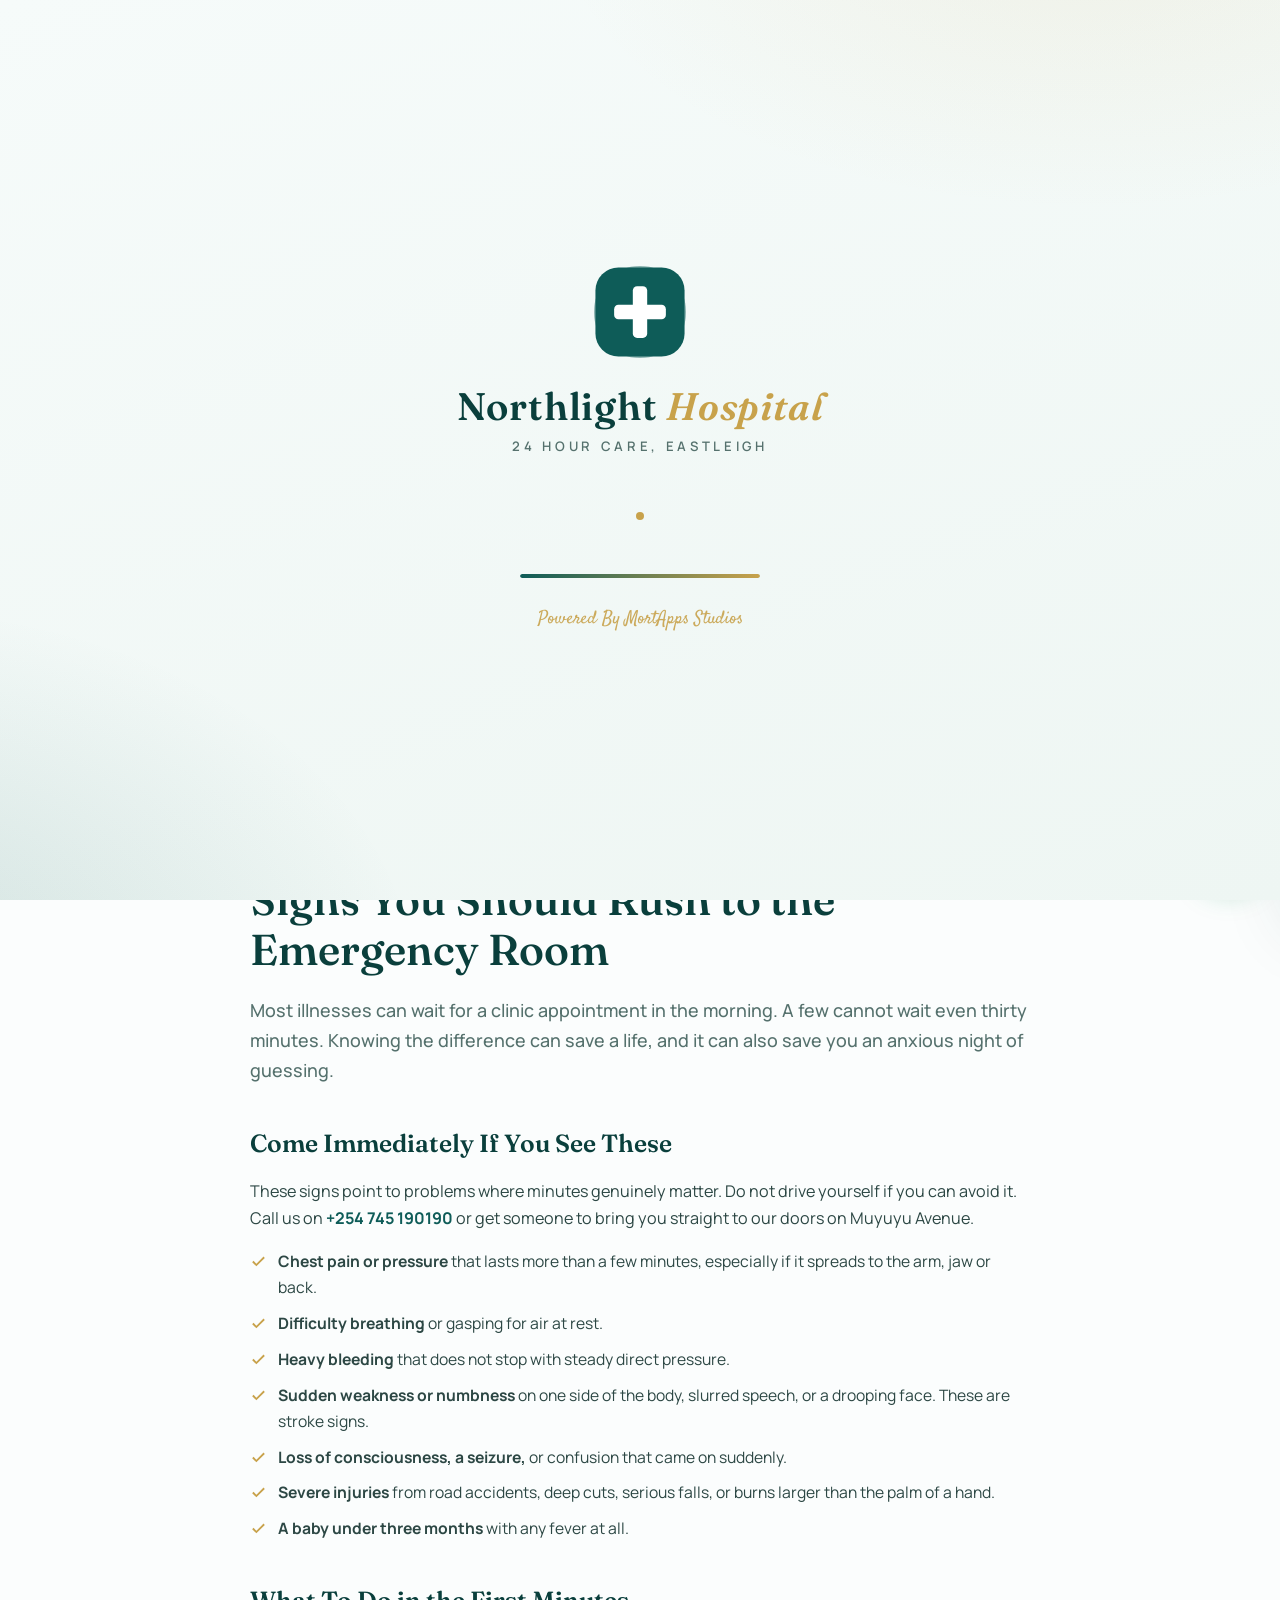
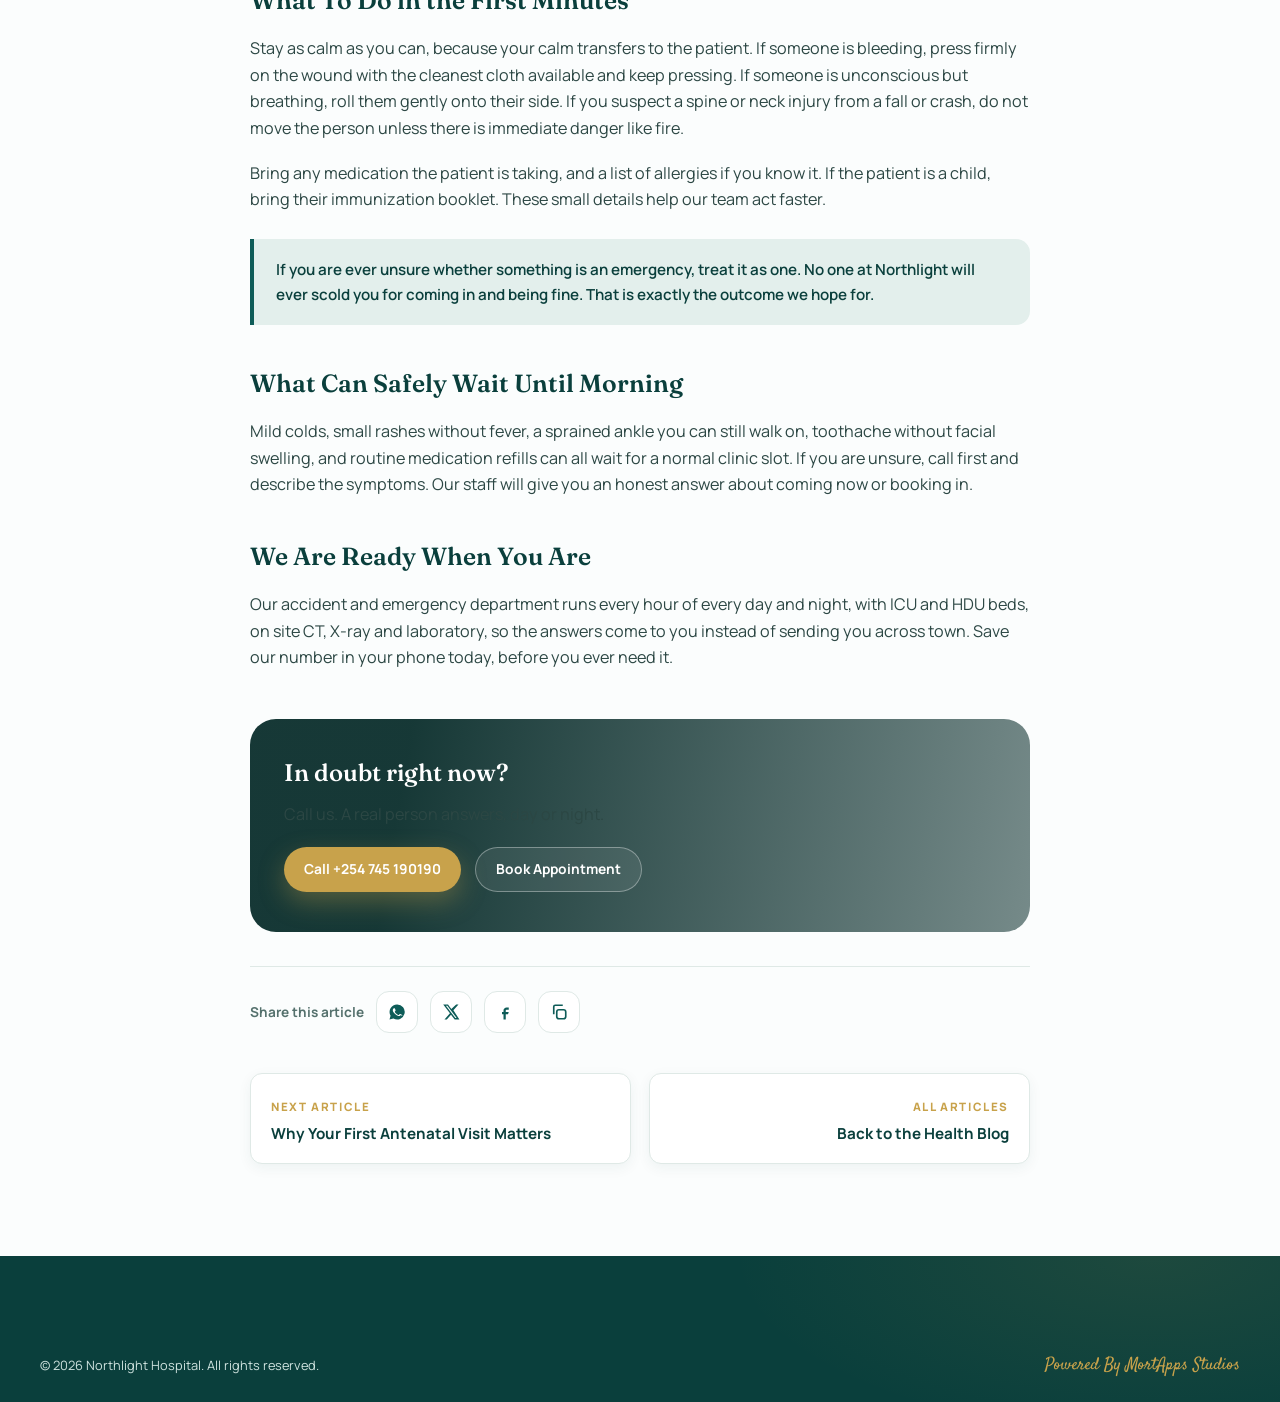
<file: blog-er.html>
<!DOCTYPE html>
<html lang="en">
<head>
  <meta charset="UTF-8">
  <meta name="viewport" content="width=device-width, initial-scale=1.0">
  <title>Signs You Should Rush to the Emergency Room | Northlight Hospital</title>
  <meta name="description" content="Chest pain, heavy bleeding, breathing trouble and other warning signs that need the emergency room now. A calm, practical guide from Northlight Hospital, Eastleigh Nairobi.">
  <link rel="icon" href="icons/favicon.ico" type="image/x-icon">
  <link rel="icon" href="icons/favicon-32x32.png" type="image/png" sizes="32x32">
  <link rel="icon" href="icons/favicon-192x192.png" type="image/png" sizes="192x192">
  <link rel="apple-touch-icon" href="icons/apple-touch-icon.png">
  <meta name="theme-color" content="#0a3f3c">
  <meta property="og:type" content="article">
  <meta property="og:site_name" content="Northlight Hospital">
  <meta property="og:title" content="Signs You Should Rush to the Emergency Room">
  <meta property="og:description" content="Some symptoms can wait for morning. Others cannot. A practical guide from the Northlight emergency team.">
  <meta property="og:image" content="icons/og-image.jpg">
  <meta name="twitter:card" content="summary_large_image">
  <link rel="preconnect" href="https://fonts.googleapis.com">
  <link rel="preconnect" href="https://fonts.gstatic.com" crossorigin>
  <link href="https://fonts.googleapis.com/css2?family=Fraunces:ital,wght@0,400;0,550;0,600;1,500&family=Manrope:wght@400;600;700;800&family=Satisfy&display=swap" rel="stylesheet">
  <link rel="stylesheet" href="css/styles.css?v=1.0.0">
</head>
<body data-page="blog">

  <div id="loader" role="status" aria-label="Loading">
    <div class="loader-mark">
      <svg viewBox="0 0 64 64" fill="none" aria-hidden="true">
        <rect x="1" y="1" width="62" height="62" rx="16" fill="#0e5c58"/>
        <rect x="27" y="14" width="10" height="36" rx="3" fill="#ffffff"/>
        <rect x="14" y="27" width="36" height="10" rx="3" fill="#ffffff"/>
      </svg>
    </div>
    <div class="loader-name">Northlight <em>Hospital</em></div>
    <div class="loader-sub">24 Hour Care, Eastleigh</div>
    <svg class="loader-ecg" viewBox="0 0 260 60" aria-hidden="true">
      <path d="M0 32 H58 L70 22 L82 42 L92 32 H130 L142 20 L156 44 L166 32 H204 L216 24 L228 40 L238 32 H260"/>
      <circle cx="130" cy="32" r="4"/>
    </svg>
    <div class="loader-track"><div class="loader-fill"></div></div>
    <div class="loader-powered">Powered By MortApps Studios</div>
  </div>

  <header class="site-header">
    <div class="container header-inner">
      <a href="index.html" class="brand" aria-label="Northlight Hospital home">
        <span class="brand-mark">
          <svg viewBox="0 0 64 64" fill="none" aria-hidden="true">
            <rect x="27" y="12" width="10" height="40" rx="3" fill="#ffffff"/>
            <rect x="12" y="27" width="40" height="10" rx="3" fill="#ffffff"/>
          </svg>
        </span>
        <span class="brand-text">
          <span class="brand-name">Northlight Hospital</span>
          <span class="brand-tag">24 Hour Care</span>
        </span>
      </a>
      <nav class="nav-desktop" aria-label="Main navigation">
        <a href="index.html" class="nav-link">Home</a>
        <a href="index.html#services" class="nav-link">Services</a>
        <a href="index.html#about" class="nav-link">About</a>
        <a href="blog.html" class="nav-link active">Blog</a>
        <a href="index.html#contact" class="nav-link">Contact</a>
      </nav>
      <div class="nav-actions">
        <a href="index.html#book" class="btn btn-primary btn-sm btn-booking">
          <svg viewBox="0 0 24 24" fill="none" stroke="currentColor" stroke-width="2.2" aria-hidden="true"><rect x="3" y="4" width="18" height="18" rx="4"/><path d="M8 2v4M16 2v4M3 10h18M9 15l2 2 4-4"/></svg>
          Book Appointment
        </a>
        <button class="nav-toggle" id="nav-toggle" aria-label="Open menu">
          <svg viewBox="0 0 24 24" fill="none" stroke="currentColor" stroke-width="2.2" aria-hidden="true"><path d="M3 6h18M3 12h18M3 18h12"/></svg>
        </button>
      </div>
    </div>
  </header>

  <div class="drawer-overlay" id="drawer-overlay"></div>
  <aside class="m-drawer" id="m-drawer" aria-label="Mobile menu">
    <div class="m-drawer-head">
      <span class="brand-name" style="font-family:var(--font-display);color:var(--primary-deep)">Northlight Hospital</span>
      <button class="m-drawer-close" id="m-drawer-close" aria-label="Close menu">
        <svg viewBox="0 0 24 24" fill="none" stroke="currentColor" stroke-width="2.4" aria-hidden="true"><path d="M6 6l12 12M18 6L6 18"/></svg>
      </button>
    </div>
    <nav class="m-links">
      <a href="index.html"><svg viewBox="0 0 24 24" fill="none" stroke="currentColor" stroke-width="2" aria-hidden="true"><path d="M3 10.5 12 3l9 7.5V21h-6v-6H9v6H3z"/></svg> Home</a>
      <a href="index.html#services"><svg viewBox="0 0 24 24" fill="none" stroke="currentColor" stroke-width="2" aria-hidden="true"><path d="M12 4v16M4 12h16"/></svg> Services</a>
      <a href="index.html#about"><svg viewBox="0 0 24 24" fill="none" stroke="currentColor" stroke-width="2" aria-hidden="true"><circle cx="12" cy="12" r="9"/><path d="M12 8h.01M11 12h1v5h1"/></svg> About Us</a>
      <a href="blog.html" class="active"><svg viewBox="0 0 24 24" fill="none" stroke="currentColor" stroke-width="2" aria-hidden="true"><path d="M4 4h13l3 3v13H4zM8 4v5h7V4M8 20v-6h8v6"/></svg> Blog</a>
      <a href="index.html#contact"><svg viewBox="0 0 24 24" fill="none" stroke="currentColor" stroke-width="2" aria-hidden="true"><path d="M5 4h4l2 5-3 2a13 13 0 0 0 5 5l2-3 5 2v4a2 2 0 0 1-2 2A17 17 0 0 1 3 6a2 2 0 0 1 2-2z"/></svg> Contact</a>
    </nav>
    <div class="m-drawer-cta">
      <a href="index.html#book" class="btn btn-primary">Book Appointment</a>
      <a href="tel:+254745190190" class="btn btn-ghost">
        <svg viewBox="0 0 24 24" fill="none" stroke="currentColor" stroke-width="2.2" aria-hidden="true"><path d="M5 4h4l2 5-3 2a13 13 0 0 0 5 5l2-3 5 2v4a2 2 0 0 1-2 2A17 17 0 0 1 3 6a2 2 0 0 1 2-2z"/></svg>
        +254 745 190190
      </a>
      <div class="m-drawer-powered">Powered By MortApps Studios</div>
    </div>
  </aside>

  <main id="site">
    <section class="page-hero">
      <div class="container">
        <div class="crumbs">
          <a href="index.html">Home</a>
          <svg viewBox="0 0 24 24" fill="none" stroke="currentColor" stroke-width="3" aria-hidden="true"><path d="M9 6l6 6-6 6"/></svg>
          <a href="blog.html">Blog</a>
          <svg viewBox="0 0 24 24" fill="none" stroke="currentColor" stroke-width="3" aria-hidden="true"><path d="M9 6l6 6-6 6"/></svg>
          <span>Emergency</span>
        </div>
      </div>
    </section>

    <section class="section" style="padding-top:54px">
      <div class="container article">
        <div class="article-hero">
          <img src="images/blog-er.jpg" alt="Medical team moving a patient through a hospital corridor" width="900" height="562">
        </div>
        <div class="article-meta">
          <span class="blog-cat">Emergency</span>
          <span class="blog-date">18 Nov 2026</span>
          <span class="dot" aria-hidden="true"></span>
          <span class="blog-date">4 min read</span>
        </div>
        <h1>Signs You Should Rush to the Emergency Room</h1>
        <p class="lede">Most illnesses can wait for a clinic appointment in the morning. A few cannot wait even thirty minutes. Knowing the difference can save a life, and it can also save you an anxious night of guessing.</p>

        <h2>Come Immediately If You See These</h2>
        <p>These signs point to problems where minutes genuinely matter. Do not drive yourself if you can avoid it. Call us on <a href="tel:+254745190190" style="color:var(--primary);font-weight:700">+254 745 190190</a> or get someone to bring you straight to our doors on Muyuyu Avenue.</p>
        <ul class="plain">
          <li><svg viewBox="0 0 24 24" fill="none" stroke="currentColor" stroke-width="2.6"><path d="M20 6 9 17l-5-5"/></svg><span><b>Chest pain or pressure</b> that lasts more than a few minutes, especially if it spreads to the arm, jaw or back.</span></li>
          <li><svg viewBox="0 0 24 24" fill="none" stroke="currentColor" stroke-width="2.6"><path d="M20 6 9 17l-5-5"/></svg><span><b>Difficulty breathing</b> or gasping for air at rest.</span></li>
          <li><svg viewBox="0 0 24 24" fill="none" stroke="currentColor" stroke-width="2.6"><path d="M20 6 9 17l-5-5"/></svg><span><b>Heavy bleeding</b> that does not stop with steady direct pressure.</span></li>
          <li><svg viewBox="0 0 24 24" fill="none" stroke="currentColor" stroke-width="2.6"><path d="M20 6 9 17l-5-5"/></svg><span><b>Sudden weakness or numbness</b> on one side of the body, slurred speech, or a drooping face. These are stroke signs.</span></li>
          <li><svg viewBox="0 0 24 24" fill="none" stroke="currentColor" stroke-width="2.6"><path d="M20 6 9 17l-5-5"/></svg><span><b>Loss of consciousness, a seizure,</b> or confusion that came on suddenly.</span></li>
          <li><svg viewBox="0 0 24 24" fill="none" stroke="currentColor" stroke-width="2.6"><path d="M20 6 9 17l-5-5"/></svg><span><b>Severe injuries</b> from road accidents, deep cuts, serious falls, or burns larger than the palm of a hand.</span></li>
          <li><svg viewBox="0 0 24 24" fill="none" stroke="currentColor" stroke-width="2.6"><path d="M20 6 9 17l-5-5"/></svg><span><b>A baby under three months</b> with any fever at all.</span></li>
        </ul>

        <h2>What To Do in the First Minutes</h2>
        <p>Stay as calm as you can, because your calm transfers to the patient. If someone is bleeding, press firmly on the wound with the cleanest cloth available and keep pressing. If someone is unconscious but breathing, roll them gently onto their side. If you suspect a spine or neck injury from a fall or crash, do not move the person unless there is immediate danger like fire.</p>
        <p>Bring any medication the patient is taking, and a list of allergies if you know it. If the patient is a child, bring their immunization booklet. These small details help our team act faster.</p>

        <div class="note">If you are ever unsure whether something is an emergency, treat it as one. No one at Northlight will ever scold you for coming in and being fine. That is exactly the outcome we hope for.</div>

        <h2>What Can Safely Wait Until Morning</h2>
        <p>Mild colds, small rashes without fever, a sprained ankle you can still walk on, toothache without facial swelling, and routine medication refills can all wait for a normal clinic slot. If you are unsure, call first and describe the symptoms. Our staff will give you an honest answer about coming now or booking in.</p>

        <h2>We Are Ready When You Are</h2>
        <p>Our accident and emergency department runs every hour of every day and night, with ICU and HDU beds, on site CT, X-ray and laboratory, so the answers come to you instead of sending you across town. Save our number in your phone today, before you ever need it.</p>

        <div class="article-cta">
          <div class="cta-band" style="padding:40px 34px">
            <div class="cta-inner">
              <h3 style="font-size:1.5rem">In doubt right now?</h3>
              <p style="margin-bottom:20px">Call us. A real person answers, day or night.</p>
              <div class="hero-ctas">
                <a href="tel:+254745190190" class="btn btn-gold btn-sm">Call +254 745 190190</a>
                <a href="index.html#book" class="btn btn-ghost btn-sm" style="background:rgba(255,255,255,0.08);color:#fff;border-color:rgba(255,255,255,0.35);">Book Appointment</a>
              </div>
            </div>
          </div>
        </div>

        <div class="share-row">
          <b>Share this article</b>
          <a class="share-btn" data-share="wa" href="#" aria-label="Share on WhatsApp"><svg viewBox="0 0 24 24" fill="currentColor"><path d="M12 2a10 10 0 0 0-8.6 15L2 22l5.2-1.4A10 10 0 1 0 12 2zm5.2 14.1c-.2.6-1.2 1.2-1.7 1.2-.5.1-1 .2-3.3-.7-2.8-1.1-4.6-4-4.7-4.2-.1-.2-1.1-1.5-1.1-2.9s.7-2 1-2.3c.2-.3.5-.3.7-.3h.5c.2 0 .4 0 .6.5l.9 2.1c.1.2.1.4 0 .6l-.4.6-.5.5c-.2.2-.3.4-.1.7.2.3.9 1.5 2 2.4 1.4 1.2 2.5 1.6 2.8 1.7.3.1.5.1.7-.1l1-1.2c.2-.3.4-.2.7-.1l2 1c.3.1.5.2.6.4.1.1.1.7-.1 1.3z"/></svg></a>
          <a class="share-btn" data-share="x" href="#" aria-label="Share on X"><svg viewBox="0 0 24 24" fill="currentColor"><path d="M18.9 2H22l-6.8 7.8L23.2 22h-6.3l-4.9-6.4L6.4 22H3.3l7.3-8.3L1.6 2H8l4.4 5.9zm-1.1 18h1.7L7.1 3.7H5.2z"/></svg></a>
          <a class="share-btn" data-share="fb" href="#" aria-label="Share on Facebook"><svg viewBox="0 0 24 24" fill="currentColor"><path d="M14 9h3V6h-3c-2.2 0-4 1.8-4 4v2H8v3h2v7h3v-7h3l1-3h-4v-2c0-.6.4-1 1-1z"/></svg></a>
          <button class="share-btn" data-share="copy" aria-label="Copy link"><svg viewBox="0 0 24 24" fill="none" stroke="currentColor" stroke-width="2.2"><rect x="9" y="9" width="12" height="12" rx="3"/><path d="M5 15V5a2 2 0 0 1 2-2h10"/></svg></button>
        </div>

        <div class="post-nav">
          <a href="blog-antenatal.html"><span>Next article</span><b>Why Your First Antenatal Visit Matters</b></a>
          <a href="blog.html" class="next"><span>All articles</span><b>Back to the Health Blog</b></a>
        </div>
      </div>
    </section>
  </main>

  <footer class="site-footer">
    <div class="container">
      <div class="footer-bottom" style="border-top:none">
        <div>&copy; <span id="year">2026</span> Northlight Hospital. All rights reserved.</div>
        <div class="powered">Powered By MortApps Studios</div>
      </div>
    </div>
  </footer>

  <div class="wa-float">
    <a class="wa-btn" href="https://wa.me/254745190190?text=Hello%20Northlight%20Hospital%2C%20I%20need%20assistance." target="_blank" rel="noopener" aria-label="Chat with Northlight Hospital on WhatsApp">
      <svg viewBox="0 0 24 24" fill="currentColor" aria-hidden="true"><path d="M12 2a10 10 0 0 0-8.6 15L2 22l5.2-1.4A10 10 0 1 0 12 2zm5.2 14.1c-.2.6-1.2 1.2-1.7 1.2-.5.1-1 .2-3.3-.7-2.8-1.1-4.6-4-4.7-4.2-.1-.2-1.1-1.5-1.1-2.9s.7-2 1-2.3c.2-.3.5-.3.7-.3h.5c.2 0 .4 0 .6.5l.9 2.1c.1.2.1.4 0 .6l-.4.6-.5.5c-.2.2-.3.4-.1.7.2.3.9 1.5 2 2.4 1.4 1.2 2.5 1.6 2.8 1.7.3.1.5.1.7-.1l1-1.2c.2-.3.4-.2.7-.1l2 1c.3.1.5.2.6.4.1.1.1.7-.1 1.3z"/></svg>
    </a>
    <span class="wa-tip">Chat with us</span>
  </div>

  <script src="js/main.js?v=1.0.0" defer></script>
</body>
</html>
</file>
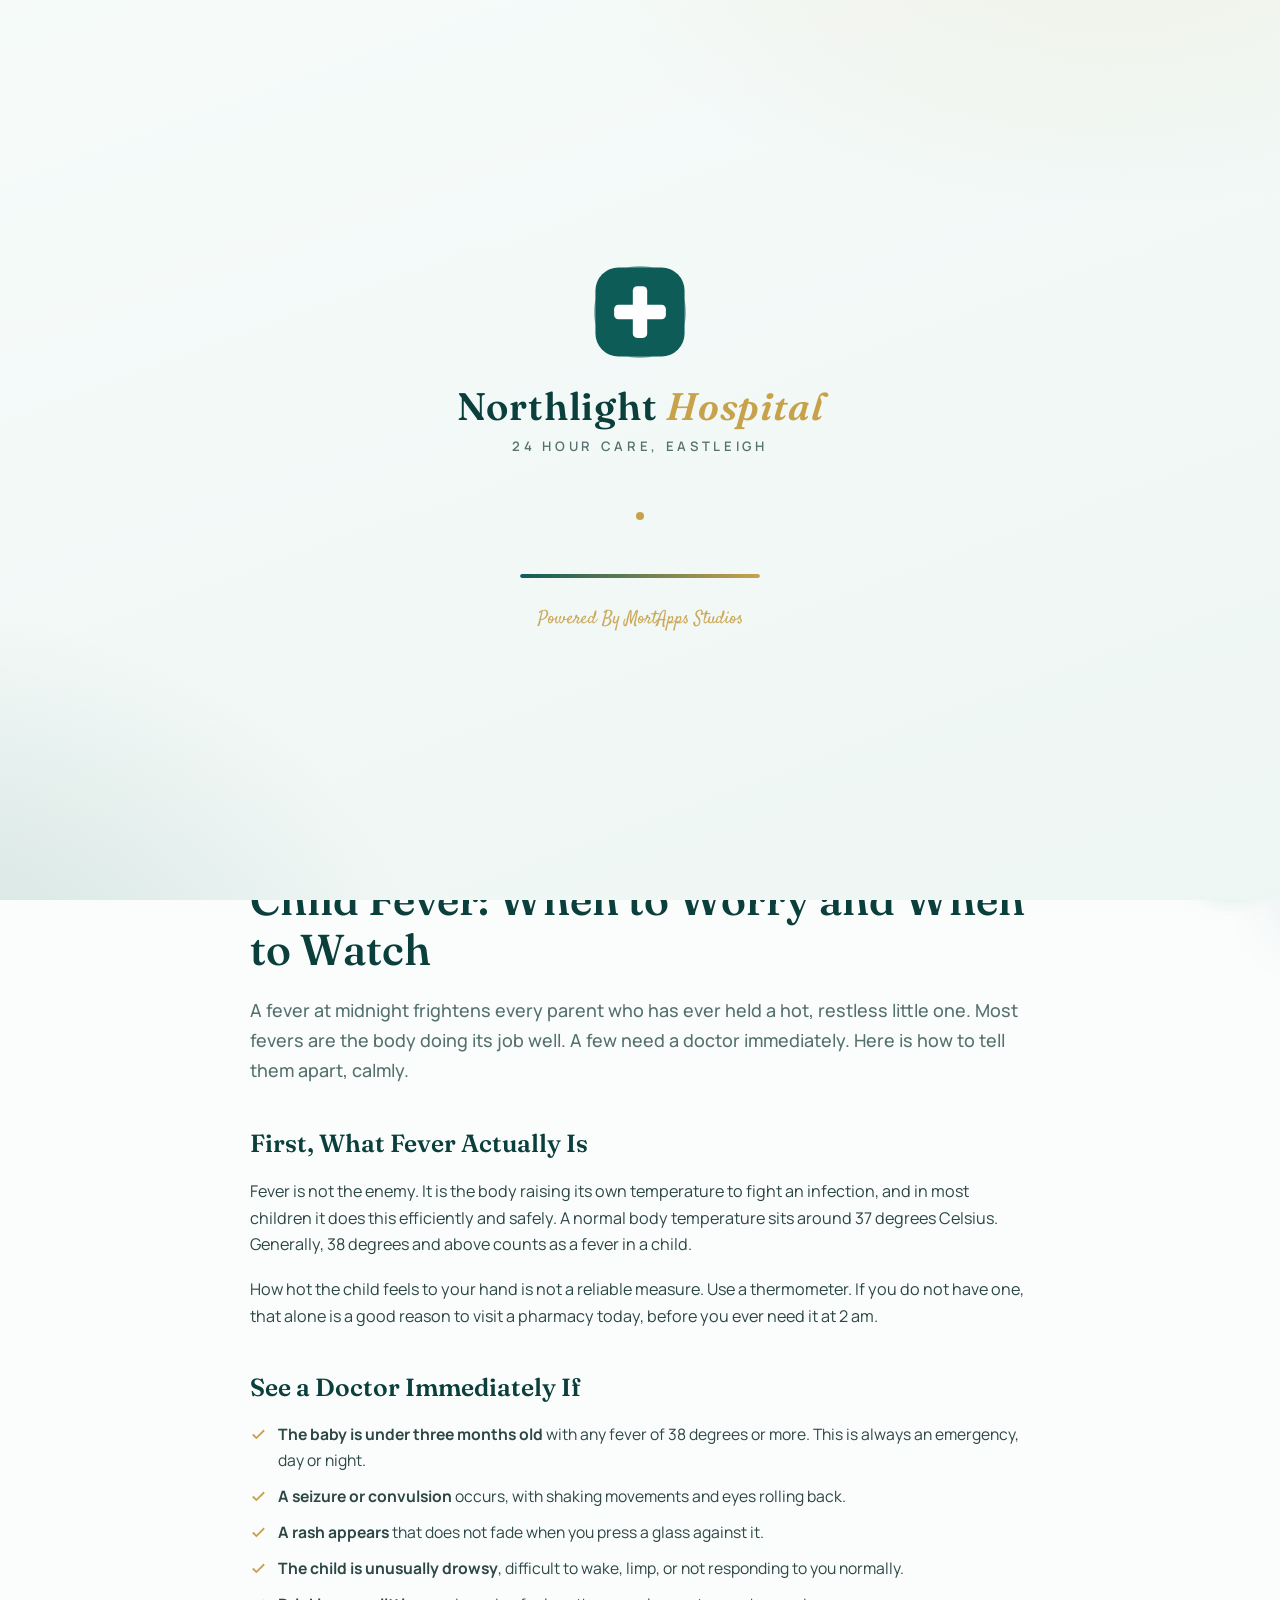
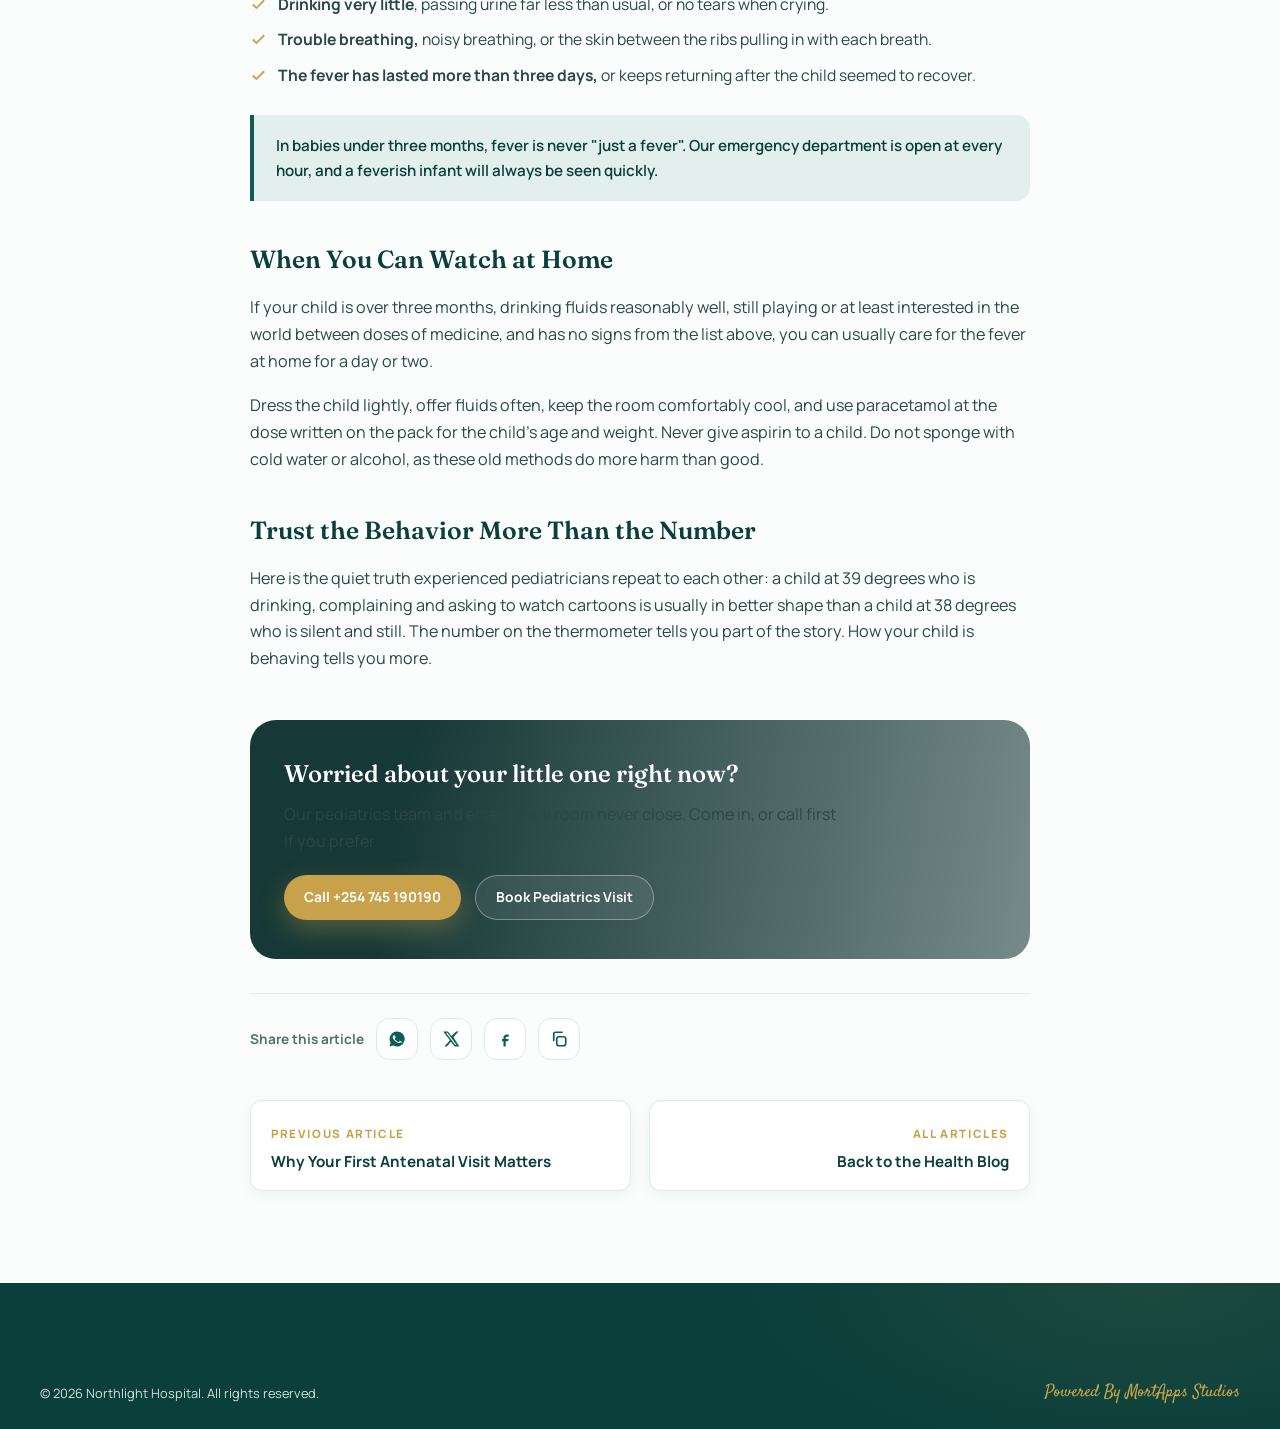
<file: blog-fever.html>
<!DOCTYPE html>
<html lang="en">
<head>
  <meta charset="UTF-8">
  <meta name="viewport" content="width=device-width, initial-scale=1.0">
  <title>Child Fever: When to Worry and When to Watch | Northlight Hospital</title>
  <meta name="description" content="A calm guide to child fever: normal temperatures, danger signs that need a doctor now, and sensible home care. Pediatrics at Northlight Hospital, Eastleigh Nairobi.">
  <link rel="icon" href="icons/favicon.ico" type="image/x-icon">
  <link rel="icon" href="icons/favicon-32x32.png" type="image/png" sizes="32x32">
  <link rel="icon" href="icons/favicon-192x192.png" type="image/png" sizes="192x192">
  <link rel="apple-touch-icon" href="icons/apple-touch-icon.png">
  <meta name="theme-color" content="#0a3f3c">
  <meta property="og:type" content="article">
  <meta property="og:site_name" content="Northlight Hospital">
  <meta property="og:title" content="Child Fever: When to Worry and When to Watch">
  <meta property="og:description" content="A fever at midnight frightens every parent. A calm guide from the Northlight pediatrics team.">
  <meta property="og:image" content="icons/og-image.jpg">
  <meta name="twitter:card" content="summary_large_image">
  <link rel="preconnect" href="https://fonts.googleapis.com">
  <link rel="preconnect" href="https://fonts.gstatic.com" crossorigin>
  <link href="https://fonts.googleapis.com/css2?family=Fraunces:ital,wght@0,400;0,550;0,600;1,500&family=Manrope:wght@400;600;700;800&family=Satisfy&display=swap" rel="stylesheet">
  <link rel="stylesheet" href="css/styles.css?v=1.0.0">
</head>
<body data-page="blog">

  <div id="loader" role="status" aria-label="Loading">
    <div class="loader-mark">
      <svg viewBox="0 0 64 64" fill="none" aria-hidden="true">
        <rect x="1" y="1" width="62" height="62" rx="16" fill="#0e5c58"/>
        <rect x="27" y="14" width="10" height="36" rx="3" fill="#ffffff"/>
        <rect x="14" y="27" width="36" height="10" rx="3" fill="#ffffff"/>
      </svg>
    </div>
    <div class="loader-name">Northlight <em>Hospital</em></div>
    <div class="loader-sub">24 Hour Care, Eastleigh</div>
    <svg class="loader-ecg" viewBox="0 0 260 60" aria-hidden="true">
      <path d="M0 32 H58 L70 22 L82 42 L92 32 H130 L142 20 L156 44 L166 32 H204 L216 24 L228 40 L238 32 H260"/>
      <circle cx="130" cy="32" r="4"/>
    </svg>
    <div class="loader-track"><div class="loader-fill"></div></div>
    <div class="loader-powered">Powered By MortApps Studios</div>
  </div>

  <header class="site-header">
    <div class="container header-inner">
      <a href="index.html" class="brand" aria-label="Northlight Hospital home">
        <span class="brand-mark">
          <svg viewBox="0 0 64 64" fill="none" aria-hidden="true">
            <rect x="27" y="12" width="10" height="40" rx="3" fill="#ffffff"/>
            <rect x="12" y="27" width="40" height="10" rx="3" fill="#ffffff"/>
          </svg>
        </span>
        <span class="brand-text">
          <span class="brand-name">Northlight Hospital</span>
          <span class="brand-tag">24 Hour Care</span>
        </span>
      </a>
      <nav class="nav-desktop" aria-label="Main navigation">
        <a href="index.html" class="nav-link">Home</a>
        <a href="index.html#services" class="nav-link">Services</a>
        <a href="index.html#about" class="nav-link">About</a>
        <a href="blog.html" class="nav-link active">Blog</a>
        <a href="index.html#contact" class="nav-link">Contact</a>
      </nav>
      <div class="nav-actions">
        <a href="index.html#book" class="btn btn-primary btn-sm btn-booking">
          <svg viewBox="0 0 24 24" fill="none" stroke="currentColor" stroke-width="2.2" aria-hidden="true"><rect x="3" y="4" width="18" height="18" rx="4"/><path d="M8 2v4M16 2v4M3 10h18M9 15l2 2 4-4"/></svg>
          Book Appointment
        </a>
        <button class="nav-toggle" id="nav-toggle" aria-label="Open menu">
          <svg viewBox="0 0 24 24" fill="none" stroke="currentColor" stroke-width="2.2" aria-hidden="true"><path d="M3 6h18M3 12h18M3 18h12"/></svg>
        </button>
      </div>
    </div>
  </header>

  <div class="drawer-overlay" id="drawer-overlay"></div>
  <aside class="m-drawer" id="m-drawer" aria-label="Mobile menu">
    <div class="m-drawer-head">
      <span class="brand-name" style="font-family:var(--font-display);color:var(--primary-deep)">Northlight Hospital</span>
      <button class="m-drawer-close" id="m-drawer-close" aria-label="Close menu">
        <svg viewBox="0 0 24 24" fill="none" stroke="currentColor" stroke-width="2.4" aria-hidden="true"><path d="M6 6l12 12M18 6L6 18"/></svg>
      </button>
    </div>
    <nav class="m-links">
      <a href="index.html"><svg viewBox="0 0 24 24" fill="none" stroke="currentColor" stroke-width="2" aria-hidden="true"><path d="M3 10.5 12 3l9 7.5V21h-6v-6H9v6H3z"/></svg> Home</a>
      <a href="index.html#services"><svg viewBox="0 0 24 24" fill="none" stroke="currentColor" stroke-width="2" aria-hidden="true"><path d="M12 4v16M4 12h16"/></svg> Services</a>
      <a href="index.html#about"><svg viewBox="0 0 24 24" fill="none" stroke="currentColor" stroke-width="2" aria-hidden="true"><circle cx="12" cy="12" r="9"/><path d="M12 8h.01M11 12h1v5h1"/></svg> About Us</a>
      <a href="blog.html" class="active"><svg viewBox="0 0 24 24" fill="none" stroke="currentColor" stroke-width="2" aria-hidden="true"><path d="M4 4h13l3 3v13H4zM8 4v5h7V4M8 20v-6h8v6"/></svg> Blog</a>
      <a href="index.html#contact"><svg viewBox="0 0 24 24" fill="none" stroke="currentColor" stroke-width="2" aria-hidden="true"><path d="M5 4h4l2 5-3 2a13 13 0 0 0 5 5l2-3 5 2v4a2 2 0 0 1-2 2A17 17 0 0 1 3 6a2 2 0 0 1 2-2z"/></svg> Contact</a>
    </nav>
    <div class="m-drawer-cta">
      <a href="index.html#book" class="btn btn-primary">Book Appointment</a>
      <a href="tel:+254745190190" class="btn btn-ghost">
        <svg viewBox="0 0 24 24" fill="none" stroke="currentColor" stroke-width="2.2" aria-hidden="true"><path d="M5 4h4l2 5-3 2a13 13 0 0 0 5 5l2-3 5 2v4a2 2 0 0 1-2 2A17 17 0 0 1 3 6a2 2 0 0 1 2-2z"/></svg>
        +254 745 190190
      </a>
      <div class="m-drawer-powered">Powered By MortApps Studios</div>
    </div>
  </aside>

  <main id="site">
    <section class="page-hero">
      <div class="container">
        <div class="crumbs">
          <a href="index.html">Home</a>
          <svg viewBox="0 0 24 24" fill="none" stroke="currentColor" stroke-width="3" aria-hidden="true"><path d="M9 6l6 6-6 6"/></svg>
          <a href="blog.html">Blog</a>
          <svg viewBox="0 0 24 24" fill="none" stroke="currentColor" stroke-width="3" aria-hidden="true"><path d="M9 6l6 6-6 6"/></svg>
          <span>Child Health</span>
        </div>
      </div>
    </section>

    <section class="section" style="padding-top:54px">
      <div class="container article">
        <div class="article-hero">
          <img src="images/blog-fever.jpg" alt="Doctor examining a happy child with a stethoscope" width="900" height="562">
        </div>
        <div class="article-meta">
          <span class="blog-cat">Child Health</span>
          <span class="blog-date">05 Nov 2026</span>
          <span class="dot" aria-hidden="true"></span>
          <span class="blog-date">4 min read</span>
        </div>
        <h1>Child Fever: When to Worry and When to Watch</h1>
        <p class="lede">A fever at midnight frightens every parent who has ever held a hot, restless little one. Most fevers are the body doing its job well. A few need a doctor immediately. Here is how to tell them apart, calmly.</p>

        <h2>First, What Fever Actually Is</h2>
        <p>Fever is not the enemy. It is the body raising its own temperature to fight an infection, and in most children it does this efficiently and safely. A normal body temperature sits around 37 degrees Celsius. Generally, 38 degrees and above counts as a fever in a child.</p>
        <p>How hot the child feels to your hand is not a reliable measure. Use a thermometer. If you do not have one, that alone is a good reason to visit a pharmacy today, before you ever need it at 2 am.</p>

        <h2>See a Doctor Immediately If</h2>
        <ul class="plain">
          <li><svg viewBox="0 0 24 24" fill="none" stroke="currentColor" stroke-width="2.6"><path d="M20 6 9 17l-5-5"/></svg><span><b>The baby is under three months old</b> with any fever of 38 degrees or more. This is always an emergency, day or night.</span></li>
          <li><svg viewBox="0 0 24 24" fill="none" stroke="currentColor" stroke-width="2.6"><path d="M20 6 9 17l-5-5"/></svg><span><b>A seizure or convulsion</b> occurs, with shaking movements and eyes rolling back.</span></li>
          <li><svg viewBox="0 0 24 24" fill="none" stroke="currentColor" stroke-width="2.6"><path d="M20 6 9 17l-5-5"/></svg><span><b>A rash appears</b> that does not fade when you press a glass against it.</span></li>
          <li><svg viewBox="0 0 24 24" fill="none" stroke="currentColor" stroke-width="2.6"><path d="M20 6 9 17l-5-5"/></svg><span><b>The child is unusually drowsy</b>, difficult to wake, limp, or not responding to you normally.</span></li>
          <li><svg viewBox="0 0 24 24" fill="none" stroke="currentColor" stroke-width="2.6"><path d="M20 6 9 17l-5-5"/></svg><span><b>Drinking very little</b>, passing urine far less than usual, or no tears when crying.</span></li>
          <li><svg viewBox="0 0 24 24" fill="none" stroke="currentColor" stroke-width="2.6"><path d="M20 6 9 17l-5-5"/></svg><span><b>Trouble breathing,</b> noisy breathing, or the skin between the ribs pulling in with each breath.</span></li>
          <li><svg viewBox="0 0 24 24" fill="none" stroke="currentColor" stroke-width="2.6"><path d="M20 6 9 17l-5-5"/></svg><span><b>The fever has lasted more than three days,</b> or keeps returning after the child seemed to recover.</span></li>
        </ul>

        <div class="note">In babies under three months, fever is never "just a fever". Our emergency department is open at every hour, and a feverish infant will always be seen quickly.</div>

        <h2>When You Can Watch at Home</h2>
        <p>If your child is over three months, drinking fluids reasonably well, still playing or at least interested in the world between doses of medicine, and has no signs from the list above, you can usually care for the fever at home for a day or two.</p>
        <p>Dress the child lightly, offer fluids often, keep the room comfortably cool, and use paracetamol at the dose written on the pack for the child's age and weight. Never give aspirin to a child. Do not sponge with cold water or alcohol, as these old methods do more harm than good.</p>

        <h2>Trust the Behavior More Than the Number</h2>
        <p>Here is the quiet truth experienced pediatricians repeat to each other: a child at 39 degrees who is drinking, complaining and asking to watch cartoons is usually in better shape than a child at 38 degrees who is silent and still. The number on the thermometer tells you part of the story. How your child is behaving tells you more.</p>

        <div class="article-cta">
          <div class="cta-band" style="padding:40px 34px">
            <div class="cta-inner">
              <h3 style="font-size:1.5rem">Worried about your little one right now?</h3>
              <p style="margin-bottom:20px">Our pediatrics team and emergency room never close. Come in, or call first if you prefer.</p>
              <div class="hero-ctas">
                <a href="tel:+254745190190" class="btn btn-gold btn-sm">Call +254 745 190190</a>
                <a href="index.html#book" class="btn btn-ghost btn-sm" style="background:rgba(255,255,255,0.08);color:#fff;border-color:rgba(255,255,255,0.35);">Book Pediatrics Visit</a>
              </div>
            </div>
          </div>
        </div>

        <div class="share-row">
          <b>Share this article</b>
          <a class="share-btn" data-share="wa" href="#" aria-label="Share on WhatsApp"><svg viewBox="0 0 24 24" fill="currentColor"><path d="M12 2a10 10 0 0 0-8.6 15L2 22l5.2-1.4A10 10 0 1 0 12 2zm5.2 14.1c-.2.6-1.2 1.2-1.7 1.2-.5.1-1 .2-3.3-.7-2.8-1.1-4.6-4-4.7-4.2-.1-.2-1.1-1.5-1.1-2.9s.7-2 1-2.3c.2-.3.5-.3.7-.3h.5c.2 0 .4 0 .6.5l.9 2.1c.1.2.1.4 0 .6l-.4.6-.5.5c-.2.2-.3.4-.1.7.2.3.9 1.5 2 2.4 1.4 1.2 2.5 1.6 2.8 1.7.3.1.5.1.7-.1l1-1.2c.2-.3.4-.2.7-.1l2 1c.3.1.5.2.6.4.1.1.1.7-.1 1.3z"/></svg></a>
          <a class="share-btn" data-share="x" href="#" aria-label="Share on X"><svg viewBox="0 0 24 24" fill="currentColor"><path d="M18.9 2H22l-6.8 7.8L23.2 22h-6.3l-4.9-6.4L6.4 22H3.3l7.3-8.3L1.6 2H8l4.4 5.9zm-1.1 18h1.7L7.1 3.7H5.2z"/></svg></a>
          <a class="share-btn" data-share="fb" href="#" aria-label="Share on Facebook"><svg viewBox="0 0 24 24" fill="currentColor"><path d="M14 9h3V6h-3c-2.2 0-4 1.8-4 4v2H8v3h2v7h3v-7h3l1-3h-4v-2c0-.6.4-1 1-1z"/></svg></a>
          <button class="share-btn" data-share="copy" aria-label="Copy link"><svg viewBox="0 0 24 24" fill="none" stroke="currentColor" stroke-width="2.2"><rect x="9" y="9" width="12" height="12" rx="3"/><path d="M5 15V5a2 2 0 0 1 2-2h10"/></svg></button>
        </div>

        <div class="post-nav">
          <a href="blog-antenatal.html"><span>Previous article</span><b>Why Your First Antenatal Visit Matters</b></a>
          <a href="blog.html" class="next"><span>All articles</span><b>Back to the Health Blog</b></a>
        </div>
      </div>
    </section>
  </main>

  <footer class="site-footer">
    <div class="container">
      <div class="footer-bottom" style="border-top:none">
        <div>&copy; <span id="year">2026</span> Northlight Hospital. All rights reserved.</div>
        <div class="powered">Powered By MortApps Studios</div>
      </div>
    </div>
  </footer>

  <div class="wa-float">
    <a class="wa-btn" href="https://wa.me/254745190190?text=Hello%20Northlight%20Hospital%2C%20I%20need%20assistance." target="_blank" rel="noopener" aria-label="Chat with Northlight Hospital on WhatsApp">
      <svg viewBox="0 0 24 24" fill="currentColor" aria-hidden="true"><path d="M12 2a10 10 0 0 0-8.6 15L2 22l5.2-1.4A10 10 0 1 0 12 2zm5.2 14.1c-.2.6-1.2 1.2-1.7 1.2-.5.1-1 .2-3.3-.7-2.8-1.1-4.6-4-4.7-4.2-.1-.2-1.1-1.5-1.1-2.9s.7-2 1-2.3c.2-.3.5-.3.7-.3h.5c.2 0 .4 0 .6.5l.9 2.1c.1.2.1.4 0 .6l-.4.6-.5.5c-.2.2-.3.4-.1.7.2.3.9 1.5 2 2.4 1.4 1.2 2.5 1.6 2.8 1.7.3.1.5.1.7-.1l1-1.2c.2-.3.4-.2.7-.1l2 1c.3.1.5.2.6.4.1.1.1.7-.1 1.3z"/></svg>
    </a>
    <span class="wa-tip">Chat with us</span>
  </div>

  <script src="js/main.js?v=1.0.0" defer></script>
</body>
</html>
</file>
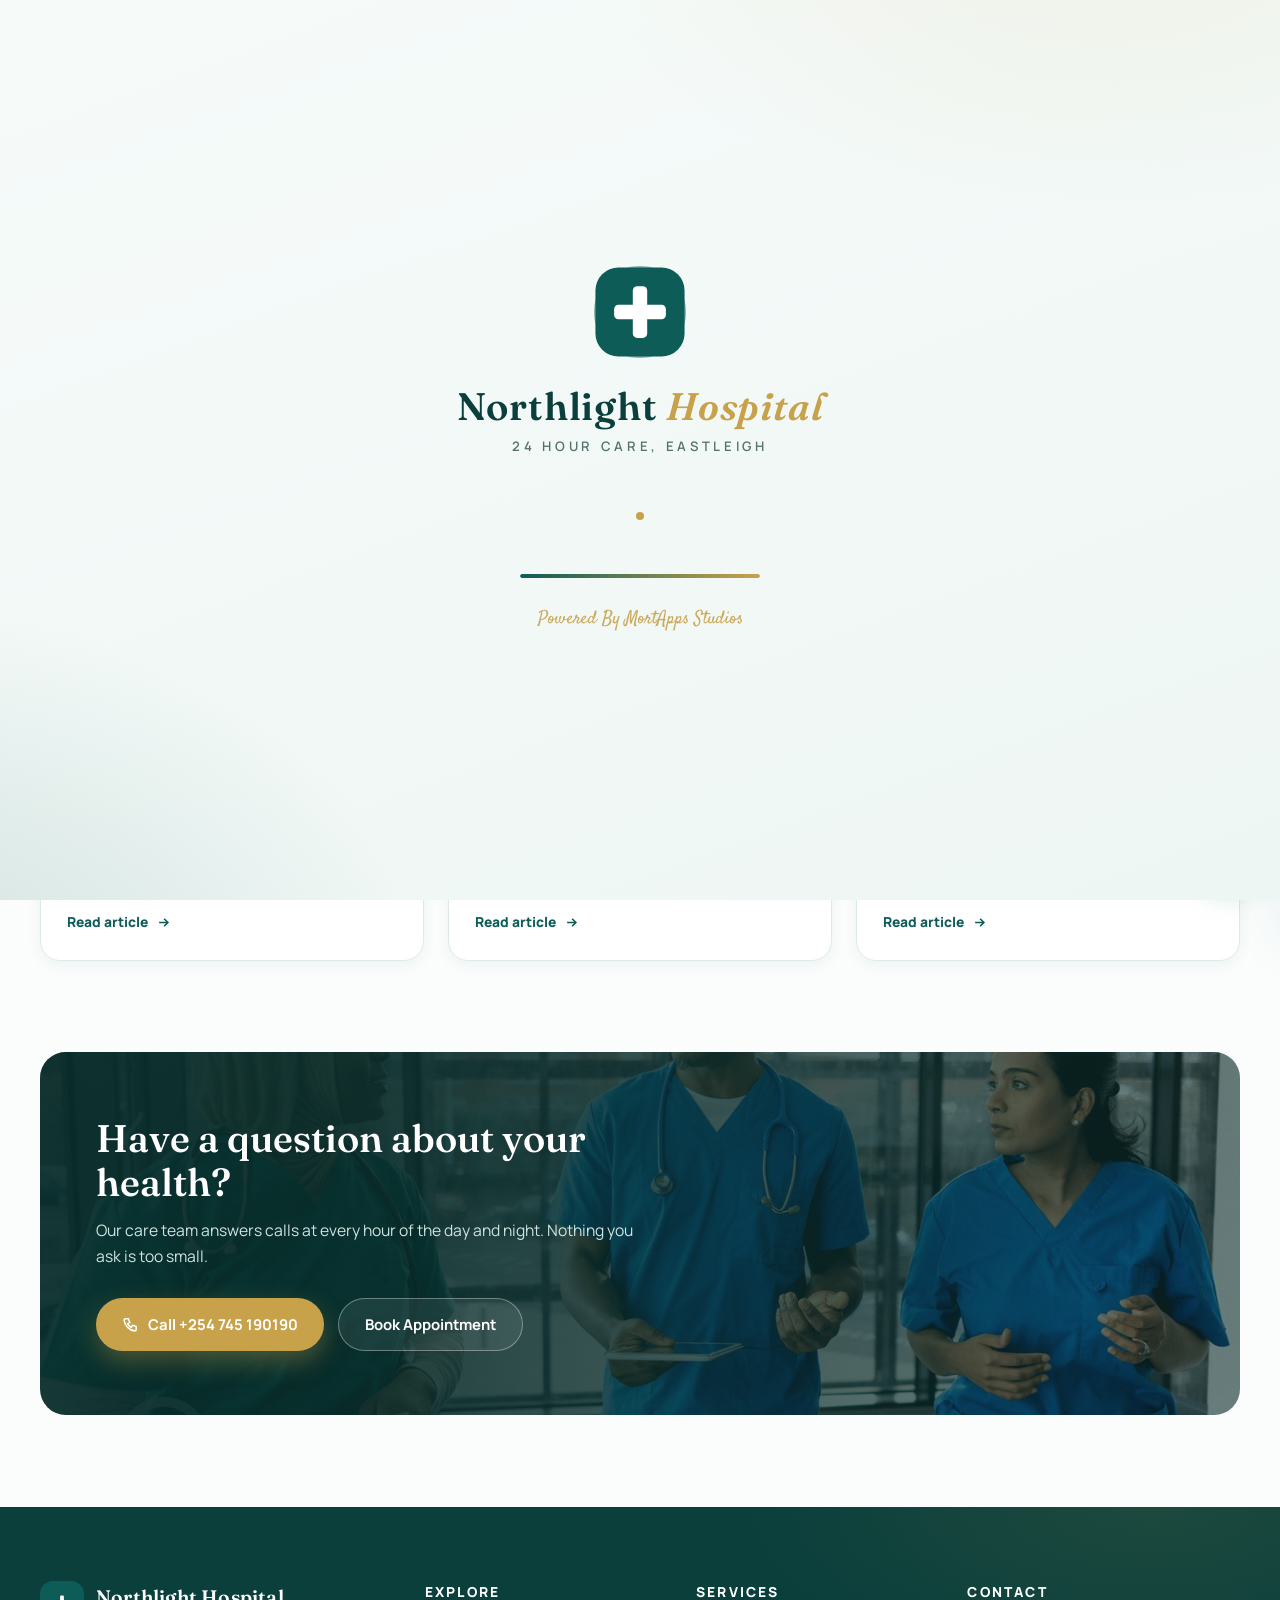
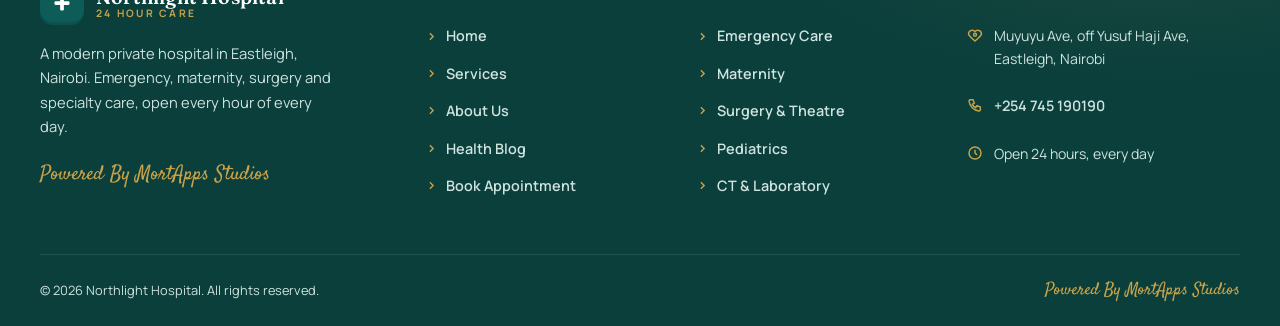
<file: blog.html>
<!DOCTYPE html>
<html lang="en">
<head>
  <meta charset="UTF-8">
  <meta name="viewport" content="width=device-width, initial-scale=1.0">
  <title>Health Blog | Northlight Hospital, Eastleigh Nairobi</title>
  <meta name="description" content="Practical health guidance from Northlight Hospital in Eastleigh, Nairobi: emergency care, antenatal visits, child fever and more. Written by the team that never closes.">
  <link rel="icon" href="icons/favicon.ico" type="image/x-icon">
  <link rel="icon" href="icons/favicon-32x32.png" type="image/png" sizes="32x32">
  <link rel="icon" href="icons/favicon-192x192.png" type="image/png" sizes="192x192">
  <link rel="apple-touch-icon" href="icons/apple-touch-icon.png">
  <meta name="theme-color" content="#0a3f3c">
  <meta property="og:type" content="website">
  <meta property="og:site_name" content="Northlight Hospital">
  <meta property="og:title" content="Health Blog | Northlight Hospital">
  <meta property="og:description" content="Practical health guidance from the team that never closes. Emergency care, antenatal visits, child fever and more.">
  <meta property="og:image" content="icons/og-image.jpg">
  <meta name="twitter:card" content="summary_large_image">
  <link rel="preconnect" href="https://fonts.googleapis.com">
  <link rel="preconnect" href="https://fonts.gstatic.com" crossorigin>
  <link href="https://fonts.googleapis.com/css2?family=Fraunces:ital,wght@0,400;0,550;0,600;1,500&family=Manrope:wght@400;600;700;800&family=Satisfy&display=swap" rel="stylesheet">
  <link rel="stylesheet" href="css/styles.css?v=1.0.0">
</head>
<body data-page="blog">

  <div id="loader" role="status" aria-label="Loading">
    <div class="loader-mark">
      <svg viewBox="0 0 64 64" fill="none" aria-hidden="true">
        <rect x="1" y="1" width="62" height="62" rx="16" fill="#0e5c58"/>
        <rect x="27" y="14" width="10" height="36" rx="3" fill="#ffffff"/>
        <rect x="14" y="27" width="36" height="10" rx="3" fill="#ffffff"/>
      </svg>
    </div>
    <div class="loader-name">Northlight <em>Hospital</em></div>
    <div class="loader-sub">24 Hour Care, Eastleigh</div>
    <svg class="loader-ecg" viewBox="0 0 260 60" aria-hidden="true">
      <path d="M0 32 H58 L70 22 L82 42 L92 32 H130 L142 20 L156 44 L166 32 H204 L216 24 L228 40 L238 32 H260"/>
      <circle cx="130" cy="32" r="4"/>
    </svg>
    <div class="loader-track"><div class="loader-fill"></div></div>
    <div class="loader-powered">Powered By MortApps Studios</div>
  </div>

  <header class="site-header">
    <div class="container header-inner">
      <a href="index.html" class="brand" aria-label="Northlight Hospital home">
        <span class="brand-mark">
          <svg viewBox="0 0 64 64" fill="none" aria-hidden="true">
            <rect x="27" y="12" width="10" height="40" rx="3" fill="#ffffff"/>
            <rect x="12" y="27" width="40" height="10" rx="3" fill="#ffffff"/>
          </svg>
        </span>
        <span class="brand-text">
          <span class="brand-name">Northlight Hospital</span>
          <span class="brand-tag">24 Hour Care</span>
        </span>
      </a>
      <nav class="nav-desktop" aria-label="Main navigation">
        <a href="index.html" class="nav-link">Home</a>
        <a href="index.html#services" class="nav-link">Services</a>
        <a href="index.html#about" class="nav-link">About</a>
        <a href="blog.html" class="nav-link active">Blog</a>
        <a href="index.html#contact" class="nav-link">Contact</a>
      </nav>
      <div class="nav-actions">
        <a href="index.html#book" class="btn btn-primary btn-sm btn-booking">
          <svg viewBox="0 0 24 24" fill="none" stroke="currentColor" stroke-width="2.2" aria-hidden="true"><rect x="3" y="4" width="18" height="18" rx="4"/><path d="M8 2v4M16 2v4M3 10h18M9 15l2 2 4-4"/></svg>
          Book Appointment
        </a>
        <button class="nav-toggle" id="nav-toggle" aria-label="Open menu">
          <svg viewBox="0 0 24 24" fill="none" stroke="currentColor" stroke-width="2.2" aria-hidden="true"><path d="M3 6h18M3 12h18M3 18h12"/></svg>
        </button>
      </div>
    </div>
  </header>

  <div class="drawer-overlay" id="drawer-overlay"></div>
  <aside class="m-drawer" id="m-drawer" aria-label="Mobile menu">
    <div class="m-drawer-head">
      <span class="brand-name" style="font-family:var(--font-display);color:var(--primary-deep)">Northlight Hospital</span>
      <button class="m-drawer-close" id="m-drawer-close" aria-label="Close menu">
        <svg viewBox="0 0 24 24" fill="none" stroke="currentColor" stroke-width="2.4" aria-hidden="true"><path d="M6 6l12 12M18 6L6 18"/></svg>
      </button>
    </div>
    <nav class="m-links">
      <a href="index.html"><svg viewBox="0 0 24 24" fill="none" stroke="currentColor" stroke-width="2" aria-hidden="true"><path d="M3 10.5 12 3l9 7.5V21h-6v-6H9v6H3z"/></svg> Home</a>
      <a href="index.html#services"><svg viewBox="0 0 24 24" fill="none" stroke="currentColor" stroke-width="2" aria-hidden="true"><path d="M12 4v16M4 12h16"/></svg> Services</a>
      <a href="index.html#about"><svg viewBox="0 0 24 24" fill="none" stroke="currentColor" stroke-width="2" aria-hidden="true"><circle cx="12" cy="12" r="9"/><path d="M12 8h.01M11 12h1v5h1"/></svg> About Us</a>
      <a href="blog.html" class="active"><svg viewBox="0 0 24 24" fill="none" stroke="currentColor" stroke-width="2" aria-hidden="true"><path d="M4 4h13l3 3v13H4zM8 4v5h7V4M8 20v-6h8v6"/></svg> Blog</a>
      <a href="index.html#contact"><svg viewBox="0 0 24 24" fill="none" stroke="currentColor" stroke-width="2" aria-hidden="true"><path d="M5 4h4l2 5-3 2a13 13 0 0 0 5 5l2-3 5 2v4a2 2 0 0 1-2 2A17 17 0 0 1 3 6a2 2 0 0 1 2-2z"/></svg> Contact</a>
    </nav>
    <div class="m-drawer-cta">
      <a href="index.html#book" class="btn btn-primary">Book Appointment</a>
      <a href="tel:+254745190190" class="btn btn-ghost">
        <svg viewBox="0 0 24 24" fill="none" stroke="currentColor" stroke-width="2.2" aria-hidden="true"><path d="M5 4h4l2 5-3 2a13 13 0 0 0 5 5l2-3 5 2v4a2 2 0 0 1-2 2A17 17 0 0 1 3 6a2 2 0 0 1 2-2z"/></svg>
        +254 745 190190
      </a>
      <div class="m-drawer-powered">Powered By MortApps Studios</div>
    </div>
  </aside>

  <main id="site">
    <section class="page-hero">
      <div class="container">
        <div class="crumbs">
          <a href="index.html">Home</a>
          <svg viewBox="0 0 24 24" fill="none" stroke="currentColor" stroke-width="3" aria-hidden="true"><path d="M9 6l6 6-6 6"/></svg>
          <span>Blog</span>
        </div>
        <h1>Health Notes From Our <em style="color:var(--accent);font-style:italic">Care Desk</em></h1>
        <p class="section-sub">Honest, practical guidance written by the people who answer the phone at 3 am. No jargon, no panic, just good sense.</p>
      </div>
    </section>

    <section class="section">
      <div class="container blog-grid">
        <a class="blog-card reveal" href="blog-er.html">
          <div class="blog-media"><img src="images/blog-er.jpg" alt="Medical team rushing a patient through a hospital corridor" width="900" height="562" loading="lazy"></div>
          <div class="blog-body">
            <div class="blog-meta"><span class="blog-cat">Emergency</span><span class="blog-date">18 Nov 2026</span></div>
            <h3>Signs You Should Rush to the Emergency Room</h3>
            <p>Some symptoms can wait for morning. Others cannot. A straight talking guide to the warning signs that deserve an immediate trip to hospital, and what to do in the first minutes.</p>
            <span class="blog-more">Read article <svg viewBox="0 0 24 24" fill="none" stroke="currentColor" stroke-width="2.6"><path d="M5 12h14M13 6l6 6-6 6"/></svg></span>
          </div>
        </a>
        <a class="blog-card reveal" href="blog-antenatal.html" data-delay="1">
          <div class="blog-media"><img src="images/blog-antenatal.jpg" alt="Doctor explaining an ultrasound scan to a pregnant patient" width="900" height="562" loading="lazy"></div>
          <div class="blog-body">
            <div class="blog-meta"><span class="blog-cat">Maternity</span><span class="blog-date">12 Nov 2026</span></div>
            <h3>Why Your First Antenatal Visit Matters</h3>
            <p>The first clinic visit quietly sets the tone for your entire pregnancy. Here is what happens, what to carry, and why booking early gives your baby the best possible start.</p>
            <span class="blog-more">Read article <svg viewBox="0 0 24 24" fill="none" stroke="currentColor" stroke-width="2.6"><path d="M5 12h14M13 6l6 6-6 6"/></svg></span>
          </div>
        </a>
        <a class="blog-card reveal" href="blog-fever.html" data-delay="2">
          <div class="blog-media"><img src="images/blog-fever.jpg" alt="Doctor examining a happy child with a stethoscope" width="900" height="562" loading="lazy"></div>
          <div class="blog-body">
            <div class="blog-meta"><span class="blog-cat">Child Health</span><span class="blog-date">05 Nov 2026</span></div>
            <h3>Child Fever: When to Worry and When to Watch</h3>
            <p>A fever at midnight frightens every parent. This calm guide covers normal temperatures, the danger signs that need a doctor now, and the steps that simply need patience.</p>
            <span class="blog-more">Read article <svg viewBox="0 0 24 24" fill="none" stroke="currentColor" stroke-width="2.6"><path d="M5 12h14M13 6l6 6-6 6"/></svg></span>
          </div>
        </a>
      </div>
    </section>

    <section class="section" style="padding-top:0">
      <div class="container">
        <div class="cta-band reveal">
          <img class="bg" src="images/cta-team.jpg" alt="" aria-hidden="true" loading="lazy">
          <div class="cta-inner">
            <h3>Have a question about your health?</h3>
            <p>Our care team answers calls at every hour of the day and night. Nothing you ask is too small.</p>
            <div class="hero-ctas">
              <a href="tel:+254745190190" class="btn btn-gold">
                <svg viewBox="0 0 24 24" fill="none" stroke="currentColor" stroke-width="2.2" aria-hidden="true"><path d="M5 4h4l2 5-3 2a13 13 0 0 0 5 5l2-3 5 2v4a2 2 0 0 1-2 2A17 17 0 0 1 3 6a2 2 0 0 1 2-2z"/></svg>
                Call +254 745 190190
              </a>
              <a href="index.html#book" class="btn btn-ghost" style="background:rgba(255,255,255,0.08);color:#fff;border-color:rgba(255,255,255,0.35);">Book Appointment</a>
            </div>
          </div>
        </div>
      </div>
    </section>
  </main>

  <footer class="site-footer">
    <div class="container">
      <div class="footer-grid">
        <div class="footer-brand">
          <a href="index.html" class="brand">
            <span class="brand-mark">
              <svg viewBox="0 0 64 64" fill="none" aria-hidden="true">
                <rect x="27" y="12" width="10" height="40" rx="3" fill="#ffffff"/>
                <rect x="12" y="27" width="40" height="10" rx="3" fill="#ffffff"/>
              </svg>
            </span>
            <span class="brand-text">
              <span class="brand-name">Northlight Hospital</span>
              <span class="brand-tag">24 Hour Care</span>
            </span>
          </a>
          <p>A modern private hospital in Eastleigh, Nairobi. Emergency, maternity, surgery and specialty care, open every hour of every day.</p>
          <span class="footer-powered">Powered By MortApps Studios</span>
        </div>
        <div class="footer-col">
          <h4>Explore</h4>
          <ul>
            <li><a href="index.html"><svg viewBox="0 0 24 24" fill="none" stroke="currentColor" stroke-width="2.6"><path d="M9 6l6 6-6 6"/></svg>Home</a></li>
            <li><a href="index.html#services"><svg viewBox="0 0 24 24" fill="none" stroke="currentColor" stroke-width="2.6"><path d="M9 6l6 6-6 6"/></svg>Services</a></li>
            <li><a href="index.html#about"><svg viewBox="0 0 24 24" fill="none" stroke="currentColor" stroke-width="2.6"><path d="M9 6l6 6-6 6"/></svg>About Us</a></li>
            <li><a href="blog.html"><svg viewBox="0 0 24 24" fill="none" stroke="currentColor" stroke-width="2.6"><path d="M9 6l6 6-6 6"/></svg>Health Blog</a></li>
            <li><a href="index.html#book"><svg viewBox="0 0 24 24" fill="none" stroke="currentColor" stroke-width="2.6"><path d="M9 6l6 6-6 6"/></svg>Book Appointment</a></li>
          </ul>
        </div>
        <div class="footer-col">
          <h4>Services</h4>
          <ul>
            <li><a href="index.html#services"><svg viewBox="0 0 24 24" fill="none" stroke="currentColor" stroke-width="2.6"><path d="M9 6l6 6-6 6"/></svg>Emergency Care</a></li>
            <li><a href="index.html#services"><svg viewBox="0 0 24 24" fill="none" stroke="currentColor" stroke-width="2.6"><path d="M9 6l6 6-6 6"/></svg>Maternity</a></li>
            <li><a href="index.html#services"><svg viewBox="0 0 24 24" fill="none" stroke="currentColor" stroke-width="2.6"><path d="M9 6l6 6-6 6"/></svg>Surgery &amp; Theatre</a></li>
            <li><a href="index.html#services"><svg viewBox="0 0 24 24" fill="none" stroke="currentColor" stroke-width="2.6"><path d="M9 6l6 6-6 6"/></svg>Pediatrics</a></li>
            <li><a href="index.html#services"><svg viewBox="0 0 24 24" fill="none" stroke="currentColor" stroke-width="2.6"><path d="M9 6l6 6-6 6"/></svg>CT &amp; Laboratory</a></li>
          </ul>
        </div>
        <div class="footer-col">
          <h4>Contact</h4>
          <ul class="footer-contact">
            <li><svg viewBox="0 0 24 24" fill="none" stroke="currentColor" stroke-width="2.2"><path d="M12 21s-7-5.3-9.5-9.5A5.5 5.5 0 0 1 12 6.8a5.5 5.5 0 0 1 9.5 4.7C19 15.7 12 21 12 21z"/><circle cx="12" cy="11.5" r="2.2"/></svg><span>Muyuyu Ave, off Yusuf Haji Ave, Eastleigh, Nairobi</span></li>
            <li><svg viewBox="0 0 24 24" fill="none" stroke="currentColor" stroke-width="2.2"><path d="M5 4h4l2 5-3 2a13 13 0 0 0 5 5l2-3 5 2v4a2 2 0 0 1-2 2A17 17 0 0 1 3 6a2 2 0 0 1 2-2z"/></svg><a href="tel:+254745190190">+254 745 190190</a></li>
            <li><svg viewBox="0 0 24 24" fill="none" stroke="currentColor" stroke-width="2.2"><circle cx="12" cy="12" r="9"/><path d="M12 7v5l3 3"/></svg><span>Open 24 hours, every day</span></li>
          </ul>
        </div>
      </div>
      <div class="footer-bottom">
        <div>&copy; <span id="year">2026</span> Northlight Hospital. All rights reserved.</div>
        <div class="powered">Powered By MortApps Studios</div>
      </div>
    </div>
  </footer>

  <div class="wa-float">
    <a class="wa-btn" href="https://wa.me/254745190190?text=Hello%20Northlight%20Hospital%2C%20I%20need%20assistance." target="_blank" rel="noopener" aria-label="Chat with Northlight Hospital on WhatsApp">
      <svg viewBox="0 0 24 24" fill="currentColor" aria-hidden="true"><path d="M12 2a10 10 0 0 0-8.6 15L2 22l5.2-1.4A10 10 0 1 0 12 2zm5.2 14.1c-.2.6-1.2 1.2-1.7 1.2-.5.1-1 .2-3.3-.7-2.8-1.1-4.6-4-4.7-4.2-.1-.2-1.1-1.5-1.1-2.9s.7-2 1-2.3c.2-.3.5-.3.7-.3h.5c.2 0 .4 0 .6.5l.9 2.1c.1.2.1.4 0 .6l-.4.6-.5.5c-.2.2-.3.4-.1.7.2.3.9 1.5 2 2.4 1.4 1.2 2.5 1.6 2.8 1.7.3.1.5.1.7-.1l1-1.2c.2-.3.4-.2.7-.1l2 1c.3.1.5.2.6.4.1.1.1.7-.1 1.3z"/></svg>
    </a>
    <span class="wa-tip">Chat with us</span>
  </div>

  <script src="js/main.js?v=1.0.0" defer></script>
</body>
</html>
</file>
<file: css/styles.css>
/* ============================================================
   NORTHLIGHT HOSPITAL - styles.css (v1.0)
   Clean, calming, luxurious. Light medical design system.
   Fonts: Fraunces (display) / Manrope (body) / Satisfy (signature)
   ============================================================ */

:root {
  --ink: #123332;
  --primary: #0e5c58;
  --primary-deep: #0a3f3c;
  --primary-soft: #e3efec;
  --accent: #c8a24b;
  --accent-soft: #f6efdd;
  --bg: #fbfdfd;
  --bg-soft: #eef5f3;
  --card: #ffffff;
  --line: #dfe9e6;
  --muted: #55716d;
  --white: #ffffff;
  --danger: #b3443f;
  --radius: 20px;
  --radius-sm: 12px;
  --shadow-sm: 0 4px 14px rgba(10, 63, 60, 0.06);
  --shadow-md: 0 14px 40px rgba(10, 63, 60, 0.10);
  --shadow-lg: 0 24px 70px rgba(10, 63, 60, 0.16);
  --font-display: 'Fraunces', Georgia, serif;
  --font-body: 'Manrope', 'Segoe UI', sans-serif;
  --font-hand: 'Satisfy', cursive;
  --container: 1200px;
  --header-h: 76px;
  --ease: cubic-bezier(0.22, 0.61, 0.36, 1);
}

/* ---------- Reset ---------- */
*, *::before, *::after { box-sizing: border-box; margin: 0; padding: 0; }
html { scroll-behavior: smooth; -webkit-text-size-adjust: 100%; }
body {
  font-family: var(--font-body);
  color: var(--ink);
  background: var(--bg);
  line-height: 1.65;
  font-size: 16px;
  overflow-x: hidden;
}
img { max-width: 100%; display: block; height: auto; }
a { color: inherit; text-decoration: none; }
ul { list-style: none; }
button { font-family: inherit; cursor: pointer; border: none; background: none; }
input, select, textarea { font-family: inherit; font-size: 15px; color: var(--ink); }

::selection { background: var(--primary); color: #fff; }

.container { width: min(100% - 40px, var(--container)); margin-inline: auto; }

/* ============================================================
   LOADER (2.8s) - hospital heartbeat boot screen
   ============================================================ */
#loader {
  position: fixed; inset: 0; z-index: 9999;
  background:
    radial-gradient(900px 500px at 85% -10%, rgba(200,162,75,0.10), transparent 60%),
    radial-gradient(1000px 700px at -10% 110%, rgba(14,92,88,0.14), transparent 55%),
    linear-gradient(160deg, #f6fbfa 0%, #eef6f3 100%);
  display: flex; flex-direction: column; align-items: center; justify-content: center;
  text-align: center; padding: 24px;
  transition: opacity 0.55s var(--ease), visibility 0.55s;
  will-change: opacity;
}
#loader.done { opacity: 0; visibility: hidden; pointer-events: none; }

.loader-mark { position: relative; width: 92px; height: 92px; margin-bottom: 26px; }
.loader-mark::before, .loader-mark::after {
  content: ""; position: absolute; inset: 0; border-radius: 50%;
  border: 2px solid rgba(14, 92, 88, 0.25);
  animation: loaderPulse 2.2s var(--ease) infinite;
}
.loader-mark::after { animation-delay: 1.1s; }
.loader-mark svg { position: relative; z-index: 2; width: 100%; height: 100%; }

.loader-name {
  font-family: var(--font-display);
  font-size: clamp(1.7rem, 5.4vw, 2.4rem);
  font-weight: 600; letter-spacing: 0.02em; color: var(--primary-deep);
  line-height: 1.15;
}
.loader-name em { font-style: italic; color: var(--accent); }
.loader-sub {
  margin-top: 8px; font-size: 0.82rem; font-weight: 600;
  letter-spacing: 0.28em; text-transform: uppercase; color: var(--muted);
}
.loader-ecg { width: min(260px, 64vw); margin-top: 26px; overflow: visible; }
.loader-ecg path {
  fill: none; stroke: var(--primary); stroke-width: 3.2; stroke-linecap: round; stroke-linejoin: round;
  stroke-dasharray: 320; stroke-dashoffset: 320;
  animation: ecgDraw 2.1s linear infinite;
}
.loader-ecg circle { fill: var(--accent); animation: ecgDot 2.1s linear infinite; }

.loader-track {
  width: min(240px, 60vw); height: 4px; border-radius: 99px;
  background: rgba(14, 92, 88, 0.12); margin-top: 30px; overflow: hidden;
}
.loader-fill {
  height: 100%; width: 100%; border-radius: 99px;
  background: linear-gradient(90deg, var(--primary), var(--accent));
  transform-origin: left; transform: scaleX(0);
  animation: loaderBar 2.8s var(--ease) forwards;
}
.loader-powered {
  margin-top: 26px;
  font-family: var(--font-hand);
  font-size: 1.15rem;
  color: var(--accent);
  opacity: 0.9;
}

@keyframes loaderPulse {
  0% { transform: scale(0.85); opacity: 0.9; }
  100% { transform: scale(1.55); opacity: 0; }
}
@keyframes ecgDraw {
  0% { stroke-dashoffset: 320; }
  70% { stroke-dashoffset: 0; }
  100% { stroke-dashoffset: -320; }
}
@keyframes ecgDot {
  0%, 64% { opacity: 0; }
  72% { opacity: 1; }
  100% { opacity: 0; }
}
@keyframes loaderBar { from { transform: scaleX(0); } to { transform: scaleX(1); } }

/* ============================================================
   HEADER
   ============================================================ */
.site-header {
  position: sticky; top: 0; z-index: 900;
  background: rgba(255, 255, 255, 0.92);
  backdrop-filter: blur(14px); -webkit-backdrop-filter: blur(14px);
  border-bottom: 1px solid transparent;
  transition: box-shadow 0.3s var(--ease), border-color 0.3s;
}
.site-header.scrolled { box-shadow: var(--shadow-sm); border-color: var(--line); }

.header-inner {
  display: flex; align-items: center; justify-content: space-between;
  height: var(--header-h); gap: 20px;
}
.brand { display: flex; align-items: center; gap: 12px; }
.brand-mark {
  width: 44px; height: 44px; border-radius: 13px; flex-shrink: 0;
  background: var(--primary); display: grid; place-items: center;
  box-shadow: inset 0 -3px 0 rgba(0,0,0,0.12);
}
.brand-mark svg { width: 24px; height: 24px; }
.brand-text { display: flex; flex-direction: column; line-height: 1.1; }
.brand-name {
  font-family: var(--font-display); font-weight: 600; font-size: 1.22rem;
  color: var(--primary-deep); letter-spacing: 0.01em;
}
.brand-tag { font-size: 0.64rem; font-weight: 700; letter-spacing: 0.22em; text-transform: uppercase; color: var(--accent); }

.nav-desktop { display: flex; align-items: center; gap: 28px; }
.nav-desktop a.nav-link {
  font-size: 0.92rem; font-weight: 600; color: var(--ink);
  position: relative; padding: 6px 2px; transition: color 0.25s;
}
.nav-desktop a.nav-link::after {
  content: ""; position: absolute; left: 0; bottom: 0; height: 2px; width: 100%;
  background: var(--accent); border-radius: 2px;
  transform: scaleX(0); transform-origin: left; transition: transform 0.3s var(--ease);
}
.nav-desktop a.nav-link:hover { color: var(--primary); }
.nav-desktop a.nav-link:hover::after, .nav-desktop a.nav-link.active::after { transform: scaleX(1); }

.nav-actions { display: flex; align-items: center; gap: 12px; }
.btn {
  display: inline-flex; align-items: center; justify-content: center; gap: 9px;
  padding: 13px 26px; border-radius: 99px; font-weight: 700; font-size: 0.93rem;
  transition: transform 0.25s var(--ease), box-shadow 0.25s var(--ease), background 0.25s, color 0.25s;
  will-change: transform;
}
.btn svg { width: 17px; height: 17px; flex-shrink: 0; }
.btn-primary { background: var(--primary); color: #fff; box-shadow: 0 10px 26px rgba(14, 92, 88, 0.28); }
.btn-primary:hover { background: var(--primary-deep); transform: translateY(-2px); box-shadow: 0 14px 32px rgba(14, 92, 88, 0.34); }
.btn-ghost { border: 1.6px solid var(--line); color: var(--ink); background: #fff; }
.btn-ghost:hover { border-color: var(--primary); color: var(--primary); transform: translateY(-2px); }
.btn-gold { background: var(--accent); color: #fff; box-shadow: 0 10px 26px rgba(200, 162, 75, 0.35); }
.btn-gold:hover { transform: translateY(-2px); filter: brightness(1.05); }
.btn-sm { padding: 10px 20px; font-size: 0.86rem; }

.nav-toggle { display: none; width: 44px; height: 44px; border-radius: 12px; border: 1.6px solid var(--line); place-items: center; }
.nav-toggle svg { width: 20px; height: 20px; color: var(--primary-deep); }

/* Mobile drawer */
.drawer-overlay {
  position: fixed; inset: 0; z-index: 950; background: rgba(10, 40, 38, 0.45);
  opacity: 0; visibility: hidden; transition: opacity 0.35s, visibility 0.35s;
  backdrop-filter: blur(2px);
}
.drawer-overlay.open { opacity: 1; visibility: visible; }
.m-drawer {
  position: fixed; top: 0; right: 0; z-index: 960;
  width: min(320px, 86vw); height: 100vh; height: 100dvh;
  background: #fff; padding: 24px;
  transform: translateX(105%); transition: transform 0.4s var(--ease);
  display: flex; flex-direction: column; overflow-y: auto;
  box-shadow: var(--shadow-lg);
}
.m-drawer.open { transform: translateX(0); }
.m-drawer-head { display: flex; align-items: center; justify-content: space-between; margin-bottom: 18px; }
.m-drawer-close { width: 42px; height: 42px; border-radius: 12px; border: 1.6px solid var(--line); display: grid; place-items: center; }
.m-drawer-close svg { width: 18px; height: 18px; color: var(--ink); }
.m-links { display: flex; flex-direction: column; gap: 4px; }
.m-links a {
  display: flex; align-items: center; gap: 12px;
  padding: 13px 14px; border-radius: 14px; font-weight: 600; font-size: 0.98rem;
  color: var(--ink); transition: background 0.25s, color 0.25s;
}
.m-links a:hover, .m-links a.active { background: var(--primary-soft); color: var(--primary); }
.m-links a svg { width: 18px; height: 18px; color: var(--primary); }
.m-drawer-cta { margin-top: auto; padding-top: 20px; display: grid; gap: 10px; }
.m-drawer-powered { text-align: center; margin-top: 14px; font-family: var(--font-hand); color: var(--accent); font-size: 1.05rem; }

/* ============================================================
   HERO
   ============================================================ */
.hero { position: relative; padding: 64px 0 90px; overflow: hidden; }
.hero::before {
  content: ""; position: absolute; inset: 0;
  background:
    radial-gradient(800px 420px at 88% 8%, rgba(200, 162, 75, 0.09), transparent 60%),
    radial-gradient(900px 600px at -8% 90%, rgba(14, 92, 88, 0.10), transparent 55%);
  pointer-events: none;
}
.hero-grid {
  position: relative; display: grid; grid-template-columns: 1.05fr 0.95fr;
  gap: 56px; align-items: center;
}
.hero-eyebrow {
  display: inline-flex; align-items: center; gap: 10px;
  background: #fff; border: 1px solid var(--line); border-radius: 99px;
  padding: 8px 18px; font-size: 0.78rem; font-weight: 700;
  letter-spacing: 0.14em; text-transform: uppercase; color: var(--primary);
  box-shadow: var(--shadow-sm); margin-bottom: 22px;
}
.pulse-dot { position: relative; width: 9px; height: 9px; border-radius: 50%; background: var(--danger); flex-shrink: 0; }
.pulse-dot::after {
  content: ""; position: absolute; inset: -5px; border-radius: 50%;
  border: 2px solid rgba(179, 68, 63, 0.5); animation: loaderPulse 1.8s ease-out infinite;
}
.hero-title {
  font-family: var(--font-display); font-weight: 550;
  font-size: clamp(2.3rem, 4.6vw, 3.7rem); line-height: 1.08;
  color: var(--primary-deep); letter-spacing: -0.01em; margin-bottom: 20px;
}
.hero-title em { font-style: italic; color: var(--accent); }
.hero-sub { font-size: 1.06rem; color: var(--muted); max-width: 520px; margin-bottom: 30px; }
.hero-ctas { display: flex; flex-wrap: wrap; gap: 14px; margin-bottom: 34px; }
.hero-chips { display: flex; flex-wrap: wrap; gap: 10px; }
.chip {
  display: inline-flex; align-items: center; gap: 8px;
  background: #fff; border: 1px solid var(--line); border-radius: 99px;
  padding: 8px 16px; font-size: 0.8rem; font-weight: 700; color: var(--ink);
  box-shadow: var(--shadow-sm);
}
.chip svg { width: 14px; height: 14px; color: var(--primary); }

.hero-visual { position: relative; }
.hero-photo {
  width: 100%; aspect-ratio: 4 / 4.6; object-fit: cover;
  border-radius: 260px 260px 26px 26px;   /* arch shape */
  box-shadow: var(--shadow-lg);
  border: 6px solid #fff;
}
.hero-badge {
  position: absolute; background: #fff; border-radius: 18px;
  box-shadow: var(--shadow-md); padding: 14px 18px;
  display: flex; align-items: center; gap: 12px;
}
.hero-badge .hb-icon {
  width: 42px; height: 42px; border-radius: 13px; display: grid; place-items: center; flex-shrink: 0;
}
.hb-icon.teal { background: var(--primary-soft); color: var(--primary); }
.hb-icon.gold { background: var(--accent-soft); color: var(--accent); }
.hb-icon.red { background: #f9e9e8; color: var(--danger); }
.hero-badge .hb-icon svg { width: 20px; height: 20px; }
.hb-text b { display: block; font-size: 0.92rem; color: var(--ink); line-height: 1.25; }
.hb-text span { font-size: 0.74rem; color: var(--muted); font-weight: 600; }
.hero-badge.one { left: -34px; top: 12%; animation: floatY 5s ease-in-out infinite; }
.hero-badge.two { right: -22px; bottom: 14%; animation: floatY 6s ease-in-out 0.8s infinite; }
@keyframes floatY { 0%, 100% { transform: translateY(0); } 50% { transform: translateY(-10px); } }

/* ============================================================
   TRUST STRIP
   ============================================================ */
.trust-strip { background: var(--primary-deep); color: #fff; padding: 18px 0; }
.trust-track { display: flex; gap: 0; overflow: hidden; -webkit-mask-image: linear-gradient(90deg, transparent, #000 8%, #000 92%, transparent); mask-image: linear-gradient(90deg, transparent, #000 8%, #000 92%, transparent); }
.trust-row { display: flex; align-items: center; gap: 44px; padding-right: 44px; flex-shrink: 0; animation: marquee 26s linear infinite; }
.trust-strip:hover .trust-row { animation-play-state: paused; }
.trust-item { display: flex; align-items: center; gap: 10px; font-size: 0.86rem; font-weight: 600; color: #dcebe8; white-space: nowrap; }
.trust-item svg { width: 16px; height: 16px; color: var(--accent); flex-shrink: 0; }
@keyframes marquee { from { transform: translateX(0); } to { transform: translateX(-100%); } }

/* ============================================================
   SECTIONS COMMON
   ============================================================ */
.section { padding: 92px 0; }
.section.soft { background: var(--bg-soft); }
.section-head { max-width: 640px; margin-bottom: 48px; }
.section-head.center { margin-inline: auto; text-align: center; }
.kicker {
  display: inline-flex; align-items: center; gap: 8px;
  font-size: 0.75rem; font-weight: 800; letter-spacing: 0.24em; text-transform: uppercase;
  color: var(--accent); margin-bottom: 14px;
}
.kicker::before { content: ""; width: 26px; height: 2px; background: var(--accent); border-radius: 2px; }
.section-title {
  font-family: var(--font-display); font-weight: 550; line-height: 1.14;
  font-size: clamp(1.8rem, 3.4vw, 2.6rem); color: var(--primary-deep); margin-bottom: 14px;
}
.section-title em { font-style: italic; color: var(--accent); }
.section-sub { color: var(--muted); font-size: 1.02rem; }

/* Stats */
.stats-band { display: grid; grid-template-columns: repeat(4, 1fr); gap: 18px; }
.stat-card {
  background: #fff; border: 1px solid var(--line); border-radius: var(--radius);
  padding: 28px 24px; text-align: center; box-shadow: var(--shadow-sm);
  transition: transform 0.3s var(--ease), box-shadow 0.3s var(--ease);
}
.stat-card:hover { transform: translateY(-5px); box-shadow: var(--shadow-md); }
.stat-num { font-family: var(--font-display); font-size: 2.5rem; font-weight: 600; color: var(--primary); line-height: 1; }
.stat-num .unit { font-size: 1.2rem; color: var(--accent); font-style: italic; }
.stat-label { margin-top: 8px; font-size: 0.85rem; font-weight: 700; color: var(--muted); }

/* ============================================================
   SERVICES
   ============================================================ */
.services-grid { display: grid; grid-template-columns: repeat(3, 1fr); gap: 24px; }
.service-card {
  background: #fff; border-radius: var(--radius); overflow: hidden;
  border: 1px solid var(--line); box-shadow: var(--shadow-sm);
  display: flex; flex-direction: column;
  transition: transform 0.35s var(--ease), box-shadow 0.35s var(--ease);
}
.service-card:hover { transform: translateY(-7px); box-shadow: var(--shadow-md); }
.service-media { position: relative; overflow: hidden; aspect-ratio: 4 / 2.7; }
.service-media img { width: 100%; height: 100%; object-fit: cover; transition: transform 0.6s var(--ease); }
.service-card:hover .service-media img { transform: scale(1.06); }
.service-tag {
  position: absolute; top: 14px; left: 14px;
  background: rgba(10, 63, 60, 0.82); color: #fff; backdrop-filter: blur(6px);
  padding: 6px 14px; border-radius: 99px; font-size: 0.7rem; font-weight: 800;
  letter-spacing: 0.12em; text-transform: uppercase;
}
.service-body { padding: 26px 26px 28px; display: flex; flex-direction: column; flex: 1; }
.service-title { font-family: var(--font-display); font-size: 1.35rem; font-weight: 600; color: var(--primary-deep); margin-bottom: 6px; }
.service-desc { font-size: 0.92rem; color: var(--muted); margin-bottom: 16px; }
.service-list { display: grid; gap: 9px; margin-bottom: 22px; }
.service-list li { display: flex; align-items: flex-start; gap: 10px; font-size: 0.9rem; font-weight: 600; color: var(--ink); }
.service-list li svg { width: 16px; height: 16px; color: var(--accent); flex-shrink: 0; margin-top: 3px; }
.service-link {
  margin-top: auto; display: inline-flex; align-items: center; gap: 8px;
  font-weight: 800; font-size: 0.88rem; color: var(--primary);
}
.service-link svg { width: 15px; height: 15px; transition: transform 0.3s var(--ease); }
.service-link:hover svg { transform: translateX(5px); }

/* Specialty tiles */
.tiles { display: grid; grid-template-columns: repeat(3, 1fr); gap: 22px; margin-top: 48px; }
.tile {
  position: relative; border-radius: var(--radius); overflow: hidden;
  aspect-ratio: 1 / 0.92; box-shadow: var(--shadow-sm); cursor: pointer;
}
.tile img { width: 100%; height: 100%; object-fit: cover; transition: transform 0.6s var(--ease); }
.tile:hover img { transform: scale(1.07); }
.tile::after {
  content: ""; position: absolute; inset: 0;
  background: linear-gradient(180deg, transparent 38%, rgba(8, 44, 42, 0.88) 100%);
}
.tile-info { position: absolute; left: 22px; right: 22px; bottom: 20px; z-index: 2; color: #fff; }
.tile-info b { font-family: var(--font-display); font-size: 1.3rem; font-weight: 600; display: block; }
.tile-info span { font-size: 0.82rem; color: #cfe3df; font-weight: 600; }

/* ============================================================
   ABOUT / WHY
   ============================================================ */
.about-grid { display: grid; grid-template-columns: 1fr 1fr; gap: 60px; align-items: center; }
.about-media { position: relative; }
.about-photo {
  width: 100%; aspect-ratio: 4 / 3.4; object-fit: cover;
  border-radius: var(--radius); box-shadow: var(--shadow-lg); border: 6px solid #fff;
}
.about-frame {
  position: absolute; inset: 22px -22px -22px 22px;
  border: 2px solid var(--accent); border-radius: var(--radius); z-index: -1;
}
.about-points { display: grid; gap: 16px; margin: 26px 0 30px; }
.about-point { display: flex; gap: 15px; align-items: flex-start; }
.ap-icon {
  width: 46px; height: 46px; border-radius: 14px; flex-shrink: 0;
  background: var(--primary-soft); color: var(--primary); display: grid; place-items: center;
}
.ap-icon svg { width: 21px; height: 21px; }
.about-point b { display: block; font-size: 1rem; color: var(--ink); }
.about-point span { font-size: 0.9rem; color: var(--muted); }

/* ============================================================
   JOURNEY
   ============================================================ */
.journey-grid { display: grid; grid-template-columns: repeat(4, 1fr); gap: 20px; }
.journey-card {
  background: #fff; border: 1px solid var(--line); border-radius: var(--radius);
  padding: 30px 24px; position: relative; box-shadow: var(--shadow-sm);
  transition: transform 0.3s var(--ease);
}
.journey-card:hover { transform: translateY(-5px); }
.journey-num {
  font-family: var(--font-display); font-style: italic; font-size: 2.6rem;
  color: var(--accent); opacity: 0.85; line-height: 1; margin-bottom: 14px;
}
.journey-card b { display: block; font-size: 1.02rem; margin-bottom: 6px; color: var(--primary-deep); }
.journey-card p { font-size: 0.88rem; color: var(--muted); }

/* ============================================================
   BOOKING
   ============================================================ */
.booking-wrap {
  display: grid; grid-template-columns: 0.9fr 1.1fr; gap: 0;
  background: #fff; border-radius: calc(var(--radius) + 8px);
  overflow: hidden; box-shadow: var(--shadow-lg); border: 1px solid var(--line);
}
.booking-side {
  position: relative; color: #fff; padding: 46px 42px;
  background: linear-gradient(165deg, var(--primary-deep) 0%, var(--primary) 100%);
  display: flex; flex-direction: column;
}
.booking-side::before {
  content: ""; position: absolute; inset: 0;
  background: radial-gradient(400px 260px at 90% 6%, rgba(200,162,75,0.22), transparent 60%);
  pointer-events: none;
}
.bs-kicker { font-size: 0.72rem; font-weight: 800; letter-spacing: 0.24em; text-transform: uppercase; color: var(--accent); margin-bottom: 12px; }
.booking-side h3 { font-family: var(--font-display); font-size: 1.9rem; font-weight: 550; line-height: 1.18; margin-bottom: 14px; position: relative; }
.booking-side p { font-size: 0.94rem; color: #cfe3df; margin-bottom: 26px; position: relative; }
.bs-phones { display: grid; gap: 12px; position: relative; }
.bs-phone {
  display: flex; align-items: center; gap: 13px;
  background: rgba(255,255,255,0.08); border: 1px solid rgba(255,255,255,0.14);
  border-radius: 16px; padding: 13px 16px; transition: background 0.25s;
}
.bs-phone:hover { background: rgba(255,255,255,0.15); }
.bs-phone .bp-icon { width: 40px; height: 40px; border-radius: 12px; background: rgba(200,162,75,0.2); color: var(--accent); display: grid; place-items: center; flex-shrink: 0; }
.bs-phone .bp-icon svg { width: 18px; height: 18px; }
.bs-phone b { display: block; font-size: 0.95rem; }
.bs-phone span { font-size: 0.75rem; color: #a8c6c1; font-weight: 600; }
.bs-note { margin-top: auto; padding-top: 26px; position: relative; }
.bs-note div {
  display: flex; align-items: center; gap: 9px; font-size: 0.8rem; color: #cfe3df; font-weight: 600; margin-top: 7px;
}
.bs-note svg { width: 15px; height: 15px; color: var(--accent); flex-shrink: 0; }

.booking-main { padding: 46px 42px; }
.form-grid { display: grid; grid-template-columns: 1fr 1fr; gap: 18px; }
.form-field { display: flex; flex-direction: column; gap: 7px; }
.form-field.full { grid-column: 1 / -1; }
.form-field label { font-size: 0.8rem; font-weight: 800; color: var(--ink); letter-spacing: 0.02em; }
.form-field label i { color: var(--danger); font-style: normal; }
.form-field input, .form-field select, .form-field textarea {
  border: 1.6px solid var(--line); border-radius: 13px; padding: 13px 16px;
  background: var(--bg); outline: none; transition: border-color 0.25s, box-shadow 0.25s, background 0.25s;
  width: 100%;
}
.form-field textarea { min-height: 104px; resize: vertical; }
.form-field input:focus, .form-field select:focus, .form-field textarea:focus {
  border-color: var(--primary); background: #fff; box-shadow: 0 0 0 4px rgba(14, 92, 88, 0.10);
}
.form-field.error input, .form-field.error select { border-color: var(--danger); background: #fdf6f5; }
.field-err { font-size: 0.74rem; color: var(--danger); font-weight: 700; display: none; }
.form-field.error .field-err { display: block; }

.form-submit { margin-top: 24px; width: 100%; padding: 16px; font-size: 1rem; }
.form-submit:disabled { opacity: 0.75; cursor: progress; }
.spinner {
  display: inline-block; width: 16px; height: 16px; border-radius: 50%;
  border: 2.5px solid rgba(255,255,255,0.35); border-top-color: #fff;
  animation: spin 0.7s linear infinite; vertical-align: -3px;
}
@keyframes spin { to { transform: rotate(360deg); } }
.form-privacy { text-align: center; margin-top: 14px; font-size: 0.76rem; color: var(--muted); }

/* booking success */
.booking-success { display: none; text-align: center; padding: 30px 6px 10px; }
.booking-success.show { display: block; animation: popIn 0.5s var(--ease); }
@keyframes popIn { from { opacity: 0; transform: scale(0.96) translateY(10px); } to { opacity: 1; transform: none; } }
.bs-check {
  width: 84px; height: 84px; margin: 0 auto 22px; border-radius: 50%;
  background: var(--primary-soft); display: grid; place-items: center; position: relative;
}
.bs-check::before, .bs-check::after {
  content: ""; position: absolute; inset: 0; border-radius: 50%;
  border: 2px solid rgba(14,92,88,0.3); animation: loaderPulse 2s ease-out infinite;
}
.bs-check::after { animation-delay: 1s; }
.bs-check svg { width: 38px; height: 38px; color: var(--primary); }
.booking-success h4 { font-family: var(--font-display); font-size: 1.75rem; color: var(--primary-deep); margin-bottom: 10px; }
.booking-success p { color: var(--muted); font-size: 0.96rem; max-width: 420px; margin: 0 auto 8px; }
.booking-success .ref {
  display: inline-block; margin: 14px 0 20px; padding: 10px 22px;
  background: var(--accent-soft); border: 1.5px dashed var(--accent); border-radius: 12px;
  font-weight: 800; color: var(--primary-deep); letter-spacing: 0.08em; font-size: 0.95rem;
}
.success-actions { display: flex; gap: 12px; justify-content: center; flex-wrap: wrap; }

/* ============================================================
   BLOG CARDS
   ============================================================ */
.blog-grid { display: grid; grid-template-columns: repeat(3, 1fr); gap: 24px; }
.blog-card {
  background: #fff; border-radius: var(--radius); overflow: hidden;
  border: 1px solid var(--line); box-shadow: var(--shadow-sm);
  display: flex; flex-direction: column;
  transition: transform 0.35s var(--ease), box-shadow 0.35s var(--ease);
}
.blog-card:hover { transform: translateY(-7px); box-shadow: var(--shadow-md); }
.blog-card .blog-media { overflow: hidden; aspect-ratio: 16 / 10; }
.blog-card .blog-media img { width: 100%; height: 100%; object-fit: cover; transition: transform 0.6s var(--ease); }
.blog-card:hover .blog-media img { transform: scale(1.06); }
.blog-body { padding: 24px 26px 26px; display: flex; flex-direction: column; flex: 1; }
.blog-meta { display: flex; align-items: center; gap: 10px; margin-bottom: 12px; }
.blog-cat {
  background: var(--primary-soft); color: var(--primary); font-size: 0.68rem;
  font-weight: 800; letter-spacing: 0.1em; text-transform: uppercase;
  padding: 5px 12px; border-radius: 99px;
}
.blog-date { font-size: 0.76rem; color: var(--muted); font-weight: 600; }
.blog-body h3 { font-family: var(--font-display); font-size: 1.28rem; font-weight: 600; line-height: 1.25; color: var(--primary-deep); margin-bottom: 10px; }
.blog-body p { font-size: 0.9rem; color: var(--muted); margin-bottom: 18px; }
.blog-more { margin-top: auto; display: inline-flex; align-items: center; gap: 8px; font-weight: 800; font-size: 0.86rem; color: var(--primary); }
.blog-more svg { width: 15px; height: 15px; transition: transform 0.3s var(--ease); }
.blog-more:hover svg { transform: translateX(5px); }

/* ============================================================
   CTA BAND
   ============================================================ */
.cta-band { position: relative; border-radius: calc(var(--radius) + 6px); overflow: hidden; padding: 64px 56px; color: #fff; }
.cta-band img.bg { position: absolute; inset: 0; width: 100%; height: 100%; object-fit: cover; }
.cta-band::after { content: ""; position: absolute; inset: 0; background: linear-gradient(100deg, rgba(8,44,42,0.94) 20%, rgba(8,44,42,0.55) 100%); }
.cta-inner { position: relative; z-index: 2; max-width: 560px; }
.cta-inner h3 { font-family: var(--font-display); font-size: clamp(1.7rem, 3vw, 2.4rem); font-weight: 550; line-height: 1.15; margin-bottom: 14px; }
.cta-inner p { color: #cfe3df; margin-bottom: 28px; font-size: 0.98rem; }
.cta-inner .hero-ctas { margin-bottom: 0; }

/* ============================================================
   CONTACT
   ============================================================ */
.contact-grid { display: grid; grid-template-columns: 1fr 1fr; gap: 40px; align-items: start; }
.contact-cards { display: grid; gap: 16px; }
.contact-card {
  display: flex; gap: 16px; align-items: flex-start;
  background: #fff; border: 1px solid var(--line); border-radius: var(--radius);
  padding: 22px 24px; box-shadow: var(--shadow-sm);
  transition: transform 0.3s var(--ease);
}
.contact-card:hover { transform: translateY(-3px); }
.cc-icon { width: 48px; height: 48px; border-radius: 15px; background: var(--primary-soft); color: var(--primary); display: grid; place-items: center; flex-shrink: 0; }
.cc-icon svg { width: 22px; height: 22px; }
.cc-icon.red { background: #f9e9e8; color: var(--danger); }
.cc-icon.gold { background: var(--accent-soft); color: var(--accent); }
.contact-card b { display: block; font-size: 0.98rem; color: var(--primary-deep); margin-bottom: 3px; }
.contact-card p, .contact-card a { font-size: 0.9rem; color: var(--muted); font-weight: 600; }
.contact-card a:hover { color: var(--primary); }
.contact-card .phones { display: grid; gap: 4px; }
.map-card {
  border-radius: var(--radius); overflow: hidden; border: 1px solid var(--line);
  box-shadow: var(--shadow-sm); background: #fff;
}
.map-visual {
  position: relative; aspect-ratio: 16 / 9; overflow: hidden;
  background: linear-gradient(140deg, #dcebe8, #eef5f3 60%, #f6efdd);
}
.map-visual .mv-pattern {
  position: absolute; inset: 0; opacity: 0.5;
  background-image:
    linear-gradient(rgba(14,92,88,0.08) 1px, transparent 1px),
    linear-gradient(90deg, rgba(14,92,88,0.08) 1px, transparent 1px);
  background-size: 42px 42px;
}
.map-pin { position: absolute; left: 50%; top: 46%; transform: translate(-50%, -100%); text-align: center; }
.map-pin .pin-dot { width: 20px; height: 20px; border-radius: 50% 50% 50% 0; background: var(--danger); transform: rotate(-45deg); margin: 0 auto; border: 3px solid #fff; box-shadow: var(--shadow-sm); }
.map-pin .pin-pulse { position: absolute; left: 50%; top: 100%; transform: translate(-50%, -50%); width: 12px; height: 12px; border-radius: 50%; background: rgba(179,68,63,0.5); animation: loaderPulse 2s ease-out infinite; }
.map-pin b { display: block; margin-top: 12px; font-size: 0.8rem; color: var(--primary-deep); background: #fff; padding: 4px 12px; border-radius: 99px; box-shadow: var(--shadow-sm); white-space: nowrap; }
.map-foot { padding: 22px 26px; display: flex; align-items: center; justify-content: space-between; gap: 16px; flex-wrap: wrap; }
.map-foot b { font-size: 0.95rem; color: var(--primary-deep); display: block; }
.map-foot span { font-size: 0.8rem; color: var(--muted); font-weight: 600; }

/* ============================================================
   FOOTER
   ============================================================ */
.site-footer { background: var(--primary-deep); color: #cfe3df; padding: 74px 0 0; position: relative; overflow: hidden; }
.site-footer::before {
  content: ""; position: absolute; inset: 0;
  background: radial-gradient(700px 300px at 90% 0%, rgba(200,162,75,0.10), transparent 60%);
  pointer-events: none;
}
.footer-grid { position: relative; display: grid; grid-template-columns: 1.5fr 1fr 1fr 1.2fr; gap: 44px; padding-bottom: 54px; }
.footer-brand .brand-name { color: #fff; }
.footer-brand p { font-size: 0.92rem; margin: 16px 0 20px; max-width: 300px; }
.footer-powered { font-family: var(--font-hand); font-size: 1.25rem; color: var(--accent); display: inline-block; }
.footer-col h4 { color: #fff; font-size: 0.86rem; font-weight: 800; letter-spacing: 0.16em; text-transform: uppercase; margin-bottom: 20px; }
.footer-col ul { display: grid; gap: 11px; }
.footer-col a { font-size: 0.9rem; font-weight: 600; transition: color 0.25s; display: inline-flex; align-items: center; gap: 8px; }
.footer-col a:hover { color: var(--accent); }
.footer-col a svg { width: 13px; height: 13px; color: var(--accent); flex-shrink: 0; }
.footer-contact li { display: flex; gap: 11px; font-size: 0.88rem; margin-bottom: 13px; align-items: flex-start; }
.footer-contact svg { width: 16px; height: 16px; color: var(--accent); flex-shrink: 0; margin-top: 3px; }
.footer-contact a:hover { color: var(--accent); }
.footer-bottom {
  position: relative; border-top: 1px solid rgba(255,255,255,0.10);
  padding: 22px 0; display: flex; align-items: center; justify-content: space-between; gap: 14px; flex-wrap: wrap;
  font-size: 0.8rem;
}
.footer-bottom .powered { font-family: var(--font-hand); font-size: 1.05rem; color: var(--accent); }

/* ============================================================
   FLOATING WHATSAPP
   ============================================================ */
.wa-float { position: fixed; right: 22px; bottom: 22px; z-index: 800; }
.wa-btn {
  position: relative; width: 58px; height: 58px; border-radius: 50%;
  background: #25d366; display: grid; place-items: center;
  box-shadow: 0 12px 30px rgba(18, 140, 80, 0.4);
  transition: transform 0.3s var(--ease);
}
.wa-btn:hover { transform: scale(1.08); }
.wa-btn svg { width: 30px; height: 30px; color: #fff; position: relative; z-index: 3; }
.wa-btn::before, .wa-btn::after {
  content: ""; position: absolute; inset: 0; border-radius: 50%;
  background: rgba(37, 211, 102, 0.45);
  animation: waRipple 2.6s ease-out infinite;
  z-index: 1; will-change: transform, opacity;
}
.wa-btn::after { animation-delay: 1.3s; }
@keyframes waRipple {
  0% { transform: scale(1); opacity: 0.7; }
  100% { transform: scale(1.9); opacity: 0; }
}
.wa-tip {
  position: absolute; right: 70px; top: 50%; transform: translateY(-50%);
  background: var(--primary-deep); color: #fff; font-size: 0.78rem; font-weight: 700;
  padding: 8px 14px; border-radius: 12px; white-space: nowrap;
  opacity: 0; pointer-events: none; transition: opacity 0.3s;
}
.wa-float:hover .wa-tip { opacity: 1; }

/* ============================================================
   BLOG PAGE
   ============================================================ */
.page-hero { padding: 74px 0 58px; background: var(--bg-soft); position: relative; overflow: hidden; }
.page-hero::before {
  content: ""; position: absolute; inset: 0;
  background: radial-gradient(600px 300px at 90% 10%, rgba(200,162,75,0.12), transparent 60%);
}
.page-hero .container { position: relative; }
.crumbs { display: flex; align-items: center; gap: 10px; font-size: 0.8rem; font-weight: 700; color: var(--muted); margin-bottom: 18px; }
.crumbs a:hover { color: var(--primary); }
.crumbs svg { width: 12px; height: 12px; color: var(--accent); }
.page-hero h1 { font-family: var(--font-display); font-size: clamp(2rem, 4vw, 3rem); font-weight: 550; color: var(--primary-deep); line-height: 1.12; }
.page-hero .section-sub { margin-top: 12px; }

.article {
  max-width: 780px; margin-inline: auto;
}
.article-hero { border-radius: var(--radius); overflow: hidden; box-shadow: var(--shadow-md); margin-bottom: 40px; }
.article-meta { display: flex; align-items: center; gap: 14px; flex-wrap: wrap; margin-bottom: 18px; }
.article-meta .blog-date { font-size: 0.82rem; }
.article-meta .dot { width: 5px; height: 5px; border-radius: 50%; background: var(--accent); }
.article h1 {
  font-family: var(--font-display); font-size: clamp(1.9rem, 3.6vw, 2.7rem);
  font-weight: 550; line-height: 1.15; color: var(--primary-deep); margin-bottom: 22px;
}
.article .lede { font-size: 1.12rem; color: var(--muted); font-weight: 500; margin-bottom: 30px; }
.article h2 {
  font-family: var(--font-display); font-size: 1.55rem; font-weight: 600;
  color: var(--primary-deep); margin: 38px 0 14px;
}
.article p { margin-bottom: 18px; color: #2c4744; font-size: 1.01rem; }
.article ul.plain { display: grid; gap: 10px; margin: 0 0 20px; }
.article ul.plain li { display: flex; gap: 11px; align-items: flex-start; font-size: 0.98rem; color: #2c4744; }
.article ul.plain li svg { width: 17px; height: 17px; color: var(--accent); flex-shrink: 0; margin-top: 4px; }
.article .note {
  background: var(--primary-soft); border-left: 4px solid var(--primary);
  border-radius: 0 14px 14px 0; padding: 18px 22px; margin: 26px 0;
  font-size: 0.95rem; color: var(--primary-deep); font-weight: 600;
}
.article .note.gold { background: var(--accent-soft); border-left-color: var(--accent); }
.article-cta { margin-top: 48px; }
.share-row { display: flex; align-items: center; gap: 12px; margin-top: 34px; padding-top: 24px; border-top: 1px solid var(--line); flex-wrap: wrap; }
.share-row b { font-size: 0.85rem; color: var(--muted); }
.share-btn {
  width: 42px; height: 42px; border-radius: 13px; border: 1.6px solid var(--line);
  color: var(--primary); background: #fff;
  transition: background 0.25s, transform 0.25s; display: grid; place-items: center;
}
.share-btn:hover { background: var(--primary-soft); transform: translateY(-3px); }
.share-btn svg { width: 18px; height: 18px; }
.post-nav { display: grid; grid-template-columns: 1fr 1fr; gap: 18px; margin-top: 40px; }
.post-nav a {
  border: 1px solid var(--line); border-radius: var(--radius-sm); padding: 18px 20px;
  background: #fff; box-shadow: var(--shadow-sm); transition: transform 0.3s var(--ease);
}
.post-nav a:hover { transform: translateY(-3px); }
.post-nav span { font-size: 0.72rem; font-weight: 800; letter-spacing: 0.14em; text-transform: uppercase; color: var(--accent); }
.post-nav b { display: block; font-size: 0.95rem; color: var(--primary-deep); margin-top: 6px; line-height: 1.35; }
.post-nav a.next { text-align: right; }

/* ============================================================
   REVEAL ANIMATIONS
   ============================================================ */
.reveal { opacity: 0; transform: translateY(26px); transition: opacity 0.7s var(--ease), transform 0.7s var(--ease); will-change: opacity, transform; }
.reveal.visible { opacity: 1; transform: none; }
.reveal[data-delay="1"] { transition-delay: 0.1s; }
.reveal[data-delay="2"] { transition-delay: 0.2s; }
.reveal[data-delay="3"] { transition-delay: 0.3s; }

/* ============================================================
   TOAST
   ============================================================ */
.toast {
  position: fixed; left: 50%; bottom: 30px; transform: translate(-50%, 20px);
  background: var(--primary-deep); color: #fff; font-size: 0.85rem; font-weight: 700;
  padding: 13px 24px; border-radius: 99px; box-shadow: var(--shadow-lg);
  z-index: 2000; opacity: 0; visibility: hidden;
  transition: opacity 0.35s, transform 0.35s, visibility 0.35s;
}
.toast.show { opacity: 1; visibility: visible; transform: translate(-50%, 0); }

/* ============================================================
   RESPONSIVE
   ============================================================ */
@media (max-width: 1080px) {
  .nav-desktop { display: none; }
  .nav-toggle { display: grid; }
  .nav-actions .btn-booking { display: none; }
  .hero-grid { grid-template-columns: 1fr; gap: 44px; }
  .hero-visual { max-width: 520px; }
  .services-grid, .blog-grid, .tiles { grid-template-columns: repeat(2, 1fr); }
  .stats-band { grid-template-columns: repeat(2, 1fr); }
  .journey-grid { grid-template-columns: repeat(2, 1fr); }
  .about-grid { grid-template-columns: 1fr; gap: 44px; }
  .booking-wrap { grid-template-columns: 1fr; }
  .booking-side { padding: 38px 32px; }
  .booking-main { padding: 38px 32px; }
  .contact-grid { grid-template-columns: 1fr; }
  .footer-grid { grid-template-columns: 1fr 1fr; }
}

@media (max-width: 640px) {
  body { font-size: 15px; }
  .section { padding: 64px 0; }
  .hero { padding: 40px 0 64px; }
  .hero-title { font-size: 2.05rem; }
  .hero-sub { font-size: 0.98rem; }
  .hero-ctas .btn { flex: 1; min-width: 150px; }
  .hero-badge { padding: 10px 14px; }
  .hero-badge .hb-icon { width: 36px; height: 36px; }
  .hb-text b { font-size: 0.82rem; }
  .hb-text span { font-size: 0.68rem; }
  .hero-badge.one { left: -8px; top: 6%; }
  .hero-badge.two { right: -6px; bottom: 8%; }
  .services-grid, .blog-grid, .tiles { grid-template-columns: 1fr; }
  .stats-band { grid-template-columns: repeat(2, 1fr); gap: 12px; }
  .stat-card { padding: 20px 14px; }
  .stat-num { font-size: 1.9rem; }
  .journey-grid { grid-template-columns: 1fr; }
  .form-grid { grid-template-columns: 1fr; }
  .cta-band { padding: 44px 26px; }
  .footer-grid { grid-template-columns: 1fr; gap: 36px; }
  .footer-bottom { justify-content: center; text-align: center; }
  .post-nav { grid-template-columns: 1fr; }
  .post-nav a.next { text-align: left; }
  .wa-float { right: 16px; bottom: 16px; }
  .wa-btn { width: 54px; height: 54px; }
  .map-foot { flex-direction: column; align-items: stretch; text-align: center; }
  .map-foot .btn { width: 100%; }
  .booking-side, .booking-main { padding: 32px 22px; }
  .article h1 { font-size: 1.75rem; }
}

/* Reduced motion */
@media (prefers-reduced-motion: reduce) {
  *, *::before, *::after { animation-duration: 0.01ms !important; animation-iteration-count: 1 !important; transition-duration: 0.01ms !important; }
  html { scroll-behavior: auto; }
  .reveal { opacity: 1; transform: none; }
}
</file>
